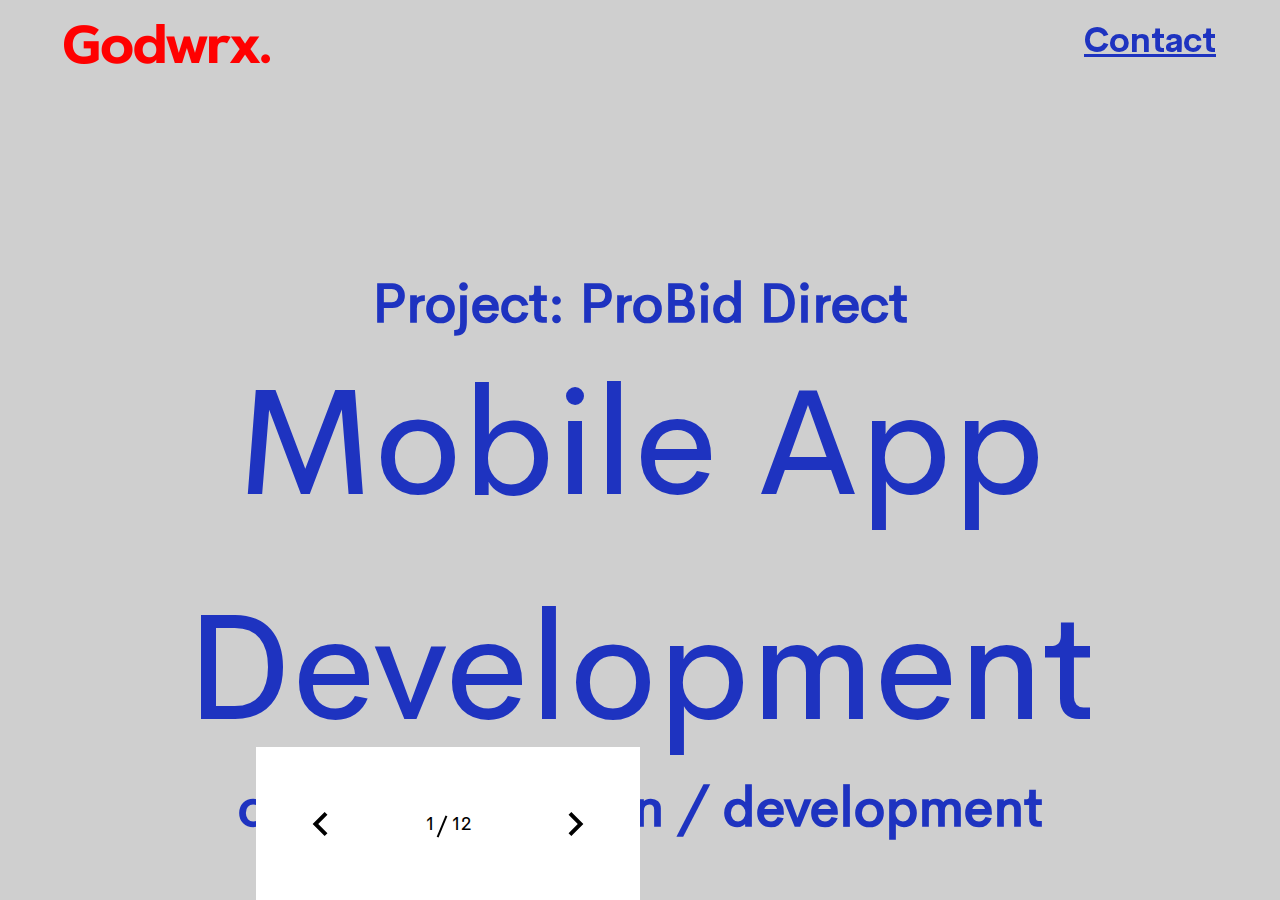
<file: HTML/index.html>
<!DOCTYPE html>
<html lang="en" class="no-js">

<head>
	<meta charset="UTF-8" />
	<meta name="viewport" content="width=device-width, initial-scale=1">
	<title>Slide Out Box Menu | Codrops</title>
	<meta name="description" content="A menu with boxes that slide out in an irregular grid" />
	<meta name="keywords" content="menu, grid, boxes, reveal, css grid, web design, javascript" />
	<meta name="author" content="Codrops" />
	<link rel="shortcut icon" href="favicon.ico">
	<link rel="stylesheet" type="text/css" href="fonts/stylesheet.css">
	<link href="https://fonts.googleapis.com/css?family=Nunito:400,700|Spectral:200" rel="stylesheet">
	<link rel="stylesheet" type="text/css" href="js/MorphingPageTransition/css/normalize.css" />
	<link rel="stylesheet" type="text/css" href="js/MorphingPageTransition/css/demo.css" />
	<link rel="stylesheet" type="text/css" href="js/MorphingPageTransition/pater/pater.css" />
	<link rel="stylesheet" type="text/css" href="js/FullscreenForm/css/normalize.css" />
	<link rel="stylesheet" type="text/css" href="js/FullscreenForm/css/demo.css" />
	<link rel="stylesheet" type="text/css" href="js/FullscreenForm/css/component.css" />
	<link rel="stylesheet" type="text/css" href="js/FullscreenForm/css/cs-select.css" />
	<link rel="stylesheet" type="text/css" href="js/FullscreenForm/css/cs-skin-boxes.css" />
	<link rel="stylesheet" type="text/css" href="css/style.css" />
	<link rel="stylesheet" type="text/css" href="css/base.css" />
	<script src="js/FullscreenForm/js/modernizr.custom.js"></script>
	<script src="https://code.jquery.com/jquery-3.3.1.min.js"></script>
	<script>
		document.documentElement.className = "js";
		var supportsCssVars = function () {
			var e, t = document.createElement("style");
			return t.innerHTML = "root: { --tmp-var: bold; }", document.head.appendChild(t), e = !!(window.CSS && window.CSS.supports &&
				window.CSS.supports("font-weight", "var(--tmp-var)")), t.parentNode.removeChild(t), e
		};
		supportsCssVars() || alert("Please view this demo in a modern browser that supports CSS Variables.");
	</script>
</head>

<body class="loading">
	<svg class="hidden">
		<symbol id="icon-arrow" viewBox="0 0 24 24">
			<title>arrow</title>
			<polygon points="6.3,12.8 20.9,12.8 20.9,11.2 6.3,11.2 10.2,7.2 9,6 3.1,12 9,18 10.2,16.8 " />
		</symbol>
		<symbol id="icon-drop" viewBox="0 0 24 24">
			<title>drop</title>
			<path d="M12,21c-3.6,0-6.6-3-6.6-6.6C5.4,11,10.8,4,11.4,3.2C11.6,3.1,11.8,3,12,3s0.4,0.1,0.6,0.3c0.6,0.8,6.1,7.8,6.1,11.2C18.6,18.1,15.6,21,12,21zM12,4.8c-1.8,2.4-5.2,7.4-5.2,9.6c0,2.9,2.3,5.2,5.2,5.2s5.2-2.3,5.2-5.2C17.2,12.2,13.8,7.3,12,4.8z"
			/>
			<path d="M12,18.2c-0.4,0-0.7-0.3-0.7-0.7s0.3-0.7,0.7-0.7c1.3,0,2.4-1.1,2.4-2.4c0-0.4,0.3-0.7,0.7-0.7c0.4,0,0.7,0.3,0.7,0.7C15.8,16.5,14.1,18.2,12,18.2z"
			/>
		</symbol>
		<symbol id="icon-instagram" viewBox="0 0 24 24">
			<title>instagram</title>
			<path d="M17 1h-10c-3.3 0-6 2.7-6 6v10c0 3.3 2.7 6 6 6h10c3.3 0 6-2.7 6-6v-10c0-3.3-2.7-6-6-6zM21 17c0 2.2-1.8 4-4 4h-10c-2.2 0-4-1.8-4-4v-10c0-2.2 1.8-4 4-4h10c2.2 0 4 1.8 4 4v10z"></path>
			<path d="M12.8 7c-0.5-0.1-1-0.1-1.5 0-2.7 0.4-4.6 3-4.2 5.7 0.2 1.3 0.9 2.5 2 3.3 0.9 0.6 1.9 1 3 1 0.2 0 0.5 0 0.7-0.1 1.3-0.2 2.5-0.9 3.3-2s1.1-2.4 0.9-3.7c-0.3-2.2-2-3.9-4.2-4.2zM14.5 13.7c-0.5 0.6-1.2 1.1-2 1.2-1.6 0.2-3.2-0.9-3.4-2.5-0.3-1.6 0.9-3.2 2.5-3.4 0.1 0 0.3 0 0.4 0s0.3 0 0.4 0c1.3 0.2 2.3 1.2 2.5 2.5 0.2 0.8 0 1.6-0.4 2.2z"></path>
			<path d="M16.8 5.8c-0.2 0.2-0.3 0.4-0.3 0.7s0.1 0.5 0.3 0.7c0.2 0.2 0.5 0.3 0.7 0.3 0.3 0 0.5-0.1 0.7-0.3s0.3-0.5 0.3-0.7c0-0.3-0.1-0.5-0.3-0.7-0.4-0.4-1-0.4-1.4 0z"></path>
		</symbol>
		<symbol id="icon-twitter" viewBox="0 0 24 24">
			<title>twitter</title>
			<path d="M23.6 2.2c-0.3-0.2-0.8-0.2-1.1 0-0.7 0.5-1.5 0.9-2.3 1.2-2-1.8-5.1-1.9-7.2-0.1-1.3 1.1-2 2.6-2 4.2-2.9-0.2-5.5-1.7-7.2-4.1-0.2-0.3-0.5-0.4-0.9-0.4s-0.7 0.3-0.8 0.6c-0.1 0.1-1.1 2.5-1 5.4 0.1 2.5 1.1 5.7 4.8 8-1.5 0.7-3.2 1-4.9 1-0.4 0-0.9 0.3-1 0.7s0.1 0.9 0.5 1.1c2.5 1.4 5.2 2.1 7.7 2.1s4.9-0.6 7.1-1.9c4.3-2.4 6.7-7 6.7-12.5 0-0.2 0-0.3 0-0.5 1-1.1 1.7-2.4 2-3.8 0.1-0.4-0.1-0.8-0.4-1zM20.2 6c-0.2 0.2-0.3 0.6-0.3 0.9 0.1 0.2 0.1 0.4 0.1 0.6 0 4.8-2.1 8.7-5.7 10.8-2.8 1.6-6.1 2-9.4 1.2 1.3-0.4 2.5-0.9 3.6-1.7 0.4-0.2 0.5-0.5 0.5-0.9s-0.3-0.7-0.6-0.8c-5.8-2.6-5.6-7.5-5-10 2.2 2.2 5.3 3.5 8.6 3.4 0.5 0 1-0.5 1-1v-1c0-1 0.4-2 1.2-2.7 1.4-1.3 3.7-1.1 4.9 0.3 0.3 0.3 0.7 0.4 1 0.3 0.2-0.1 0.5-0.1 0.7-0.2-0.2 0.3-0.4 0.5-0.6 0.8z"
			/>
		</symbol>
		<symbol id="icon-facebook" viewBox="0 0 24 24">
			<title>facebook</title>
			<path d="M18 7c0.6 0 1-0.4 1-1v-4c0-0.6-0.4-1-1-1h-3c-3.3 0-6 2.7-6 6v2h-2c-0.6 0-1 0.4-1 1v4c0 0.6 0.4 1 1 1h2v7c0 0.6 0.4 1 1 1h4c0.6 0 1-0.4 1-1v-7h2c0.5 0 0.9-0.3 1-0.8l1-4c0.1-0.3 0-0.6-0.2-0.9s-0.5-0.3-0.8-0.3h-3v-2h3zM14 11h2.7l-0.5 2h-2.2c-0.6 0-1 0.4-1 1v7h-2v-7c0-0.6-0.4-1-1-1h-2v-2h2c0.6 0 1-0.4 1-1v-3c0-2.2 1.8-4 4-4h2v2h-2c-1.1 0-2 0.9-2 2v3c0 0.6 0.4 1 1 1z"
			/>
		</symbol>
		<symbol id="icon-cart">
			<title>cart</title>
			<path d="M11 21c0 1.105-0.895 2-2 2s-2-0.895-2-2c0-1.105 0.895-2 2-2s2 0.895 2 2z"></path>
			<path d="M22 21c0 1.105-0.895 2-2 2s-2-0.895-2-2c0-1.105 0.895-2 2-2s2 0.895 2 2z"></path>
			<path d="M23.8 5.4c-0.2-0.3-0.5-0.4-0.8-0.4h-16.2l-0.8-4.2c-0.1-0.5-0.5-0.8-1-0.8h-4c-0.6 0-1 0.4-1 1s0.4 1 1 1h3.2l0.8 4.2c0 0 0 0.1 0 0.1l1.7 8.3c0.3 1.4 1.5 2.4 2.9 2.4 0 0 0 0 0.1 0h9.7c1.5 0 2.7-1 3-2.4l1.6-8.4c0-0.3 0-0.6-0.2-0.8zM20.4 14.2c-0.1 0.5-0.5 0.8-1 0.8h-9.7c-0.5 0-0.9-0.3-1-0.8l-1.5-7.2h14.6l-1.4 7.2z"></path>
		</symbol>
		<symbol id="icon-caret" viewBox="0 0 16 24">
			<title>caret</title>
			<path d="M15.45 2.8L12.65 0l-12 12 12 12 2.8-2.8-9.2-9.2z" />
		</symbol>
	</svg>
	<main>

		<div class="content content--intro">
			<div class="relative">
				<div class="menu-page">
					<a class="red" id="logo" href="/index.html">Home</a>
					<a class="blue" id="contact" href="javascript:;">Contact</a>
				</div>
			</div>
			<div class="relative">
				<div class="slideshow">
					<div class="slide slide-1" data-bg="#cfcfcf" data-logo="red" data-contact="blue">
						<div class="slide__wrap">
							<div class="slide__img" style="background-image: url(img/bg-1.png);"></div>
							<div class="slide__title-wrap">
								<h4 class="text-center text-color-blue">Project: ProBid Direct</h4>
								<h1 class="text-center text-color-blue text-font-1">Mobile App Development</h1>
								<h4 class="text-center text-color-blue">concept / design / development</h4>
							</div>
						</div>
					</div>
					<div class="slide slide-2" data-bg="#cfcfcf" data-logo="red" data-contact="blue">
						<div class="slide__wrap">
							<div class="slide__img" style="background-image: url(img/bg-2.png);"></div>
							<div class="slide__title-wrap"></div>
						</div>
					</div>
					<div class="slide slide-3" data-bg="#1e33c0" data-logo="red" data-contact="white">
						<div class="slide__wrap">
							<div class="slide__img" style="background-image: url(img/bg-1.png);"></div>
							<div class="slide__title-wrap">
								<div class="cented width-65">
									<h5 class="text-color-white margin-bottom-30 display-flex">
										<div class="width-5 text-font-2 text-size-100 left text-line-height-05">“</div>
										<div class="left width-95 text-font-1">Great work. Very talented. Excellent design. I can keep going on ... in short, a fantastic job.</div>
									</h5>
									<h6 class="text-color-blue-bold">
										<div class="width-5 left"></div>
										<div class="left width-95">Project: WordPress Template Design & Development</div>
									</h6>
								</div>
							</div>
						</div>
					</div>
					<div class="slide slide-4" data-bg="#cfcfcf" data-logo="red" data-contact="black-thim">
						<div class="slide__wrap">
							<div class="slide__img" style="background-image: url(img/bg-1.png);"></div>
							<div class="slide__title-wrap">
								<h4 class="text-center text-color-gray-bold">Project: Verveba</h4>
								<h1 class="text-center text-color-gray-bold">WordPress Development</h1>
								<h4 class="text-center text-color-gray-bold">concept / logo / design / development</h4>
							</div>
						</div>
					</div>
					<div class="slide slide-5" data-bg="#cfcfcf" data-logo="red" data-contact="black-thim">
						<div class="slide__wrap">
							<div class="slide__img" style="background-image: url(img/bg-5.png);"></div>
							<div class="slide__title-wrap">
							</div>
						</div>
					</div>
					<div class="slide slide-6" data-bg="#484747" data-logo="white" data-contact="white">
						<div class="slide__wrap">
							<div class="slide__img" style="background-image: url(img/bg-1.png);"></div>
							<div class="slide__title-wrap">
								<div class="cented width-65">
									<h5 class="text-color-white margin-bottom-30 display-flex">
										<div class="width-5 text-font-2 text-size-100 left text-line-height-05">“</div>
										<div class="left width-95 text-font-1">Good design skills. Worked fine under tight deadlines. Easy to communicate with. Asked questions rather than assuming.</div>
									</h5>
									<h6 class="text-color-black-thim">
										<div class="width-5 left"></div>
										<div class="left width-95">Project: Landing page design for PPC campaigns</div>
									</h6>
								</div>
							</div>
						</div>
					</div>
					<div class="slide slide-7" data-bg="#cfcfcf" data-logo="red" data-contact="blue">
						<div class="slide__wrap">
							<div class="slide__img" style="background-image: url(img/bg-1.png);"></div>
							<div class="slide__title-wrap">
								<h4 class="text-center text-color-blue">Project: ezURs</h4>
								<h1 class="text-center text-color-blue text-font-1">Branding & Packaging</h1>
								<h4 class="text-center text-color-blue">concept / logo / brochure design / design / development</h4>
							</div>
						</div>
					</div>
					<div class="slide slide-8" data-bg="#cfcfcf" data-logo="red" data-contact="blue">
						<div class="slide__wrap">
							<div class="slide__img" style="background-image: url(img/bg-8.png);"></div>
							<div class="slide__title-wrap">
							</div>
						</div>
					</div>
					<div class="slide slide-9" data-bg="#1e33c0" data-logo="white" data-contact="white">
						<div class="slide__wrap">
							<div class="slide__img" style="background-image: url(img/bg-1.png);"></div>
							<div class="slide__title-wrap">
								<div class="cented width-65">
									<h5 class="text-color-white margin-bottom-30 display-flex">
										<div class="width-5 text-font-2 text-size-100 left text-line-height-05">“</div>
										<div class="left width-95 text-font-1">Best designer/developer we've ever worked with. Can't say anything much stronger than that.</div>
									</h5>
									<h6 class="text-color-blue-bold">
										<div class="width-5 left"></div>
										<div class="left width-95">Project: Logo, Web Template & Development </div>
									</h6>
								</div>
							</div>
						</div>
					</div>
					<div class="slide slide-10" data-bg="#fcfcfc" data-logo="red" data-contact="black-thim">
						<div class="slide__wrap">
							<div class="slide__img" style="background-image: url(img/bg-1.png);"></div>
							<div class="slide__title-wrap">
								<h4 class="text-center text-color-gray-bold">Project: Local Security Network</h4>
								<h1 class="text-center text-color-gray-bold">Web App Development</h1>
								<h4 class="text-center text-color-gray-bold">concept / design / development</h4>
							</div>
						</div>
					</div>
					<div class="slide slide-11" data-bg="#1e33c0" data-logo="red" data-contact="black-thim">
						<div class="slide__wrap">
							<div class="slide__img" style="background-image: url(img/bg-11.png);"></div>
							<div class="slide__title-wrap">
							</div>
						</div>
					</div>
					<div class="slide slide-12" data-bg="#484747" data-logo="white" data-contact="white">
						<div class="slide__wrap">
							<div class="slide__img" style="background-image: url(img/bg-1.png);"></div>
							<div class="slide__title-wrap">
								<div class="cented width-65">
									<h5 class="text-color-white margin-bottom-30 display-flex">
										<div class="width-5 text-font-2 text-size-100 left text-line-height-05">“</div>
										<div class="left width-95 text-font-1">Top Designer & Developer! The best we have hired in the last three years! We are going to hire them again for other
											projects!
										</div>
									</h5>
									<h6 class="text-color-black-thim">
										<div class="width-5 left"></div>
										<div class="left width-95">Project: web app development</div>
									</h6>
								</div>
							</div>
						</div>
					</div>
				</div>
				<!-- /slideshow -->
				<nav class="boxnav">
					<button class="boxnav__item boxnav__item--prev">
						<svg class="icon icon--caret">
							<use xlink:href="#icon-caret"></use>
						</svg>
					</button>
					<div class="boxnav__item boxnav__item--label">
						<span class="boxnav__label boxnav__label--current">1</span>
						<span class="boxnav__label boxnav__label--total"></span>
					</div>
					<button class="boxnav__item boxnav__item--next">
						<svg class="icon icon--caret-rot">
							<use xlink:href="#icon-caret"></use>
						</svg>
					</button>
				</nav>
			</div>
			<div class="shape-wrap">
				<svg class="shape" width="100%" height="100vh" preserveAspectRatio="none" viewBox="0 0 1440 800" xmlns:pathdata="http://www.codrops.com/">
					<path d="M -44,-50 C -52.71,28.52 15.86,8.186 184,14.69 383.3,22.39 462.5,12.58 638,14 835.5,15.6 987,6.4 1194,13.86 1661,30.68 1652,-36.74 1582,-140.1 1512,-243.5 15.88,-589.5 -44,-50 Z"
					    pathdata:id="M -44,-50 C -137.1,117.4 67.86,445.5 236,452 435.3,459.7 500.5,242.6 676,244 873.5,245.6 957,522.4 1154,594 1593,753.7 1793,226.3 1582,-126 1371,-478.3 219.8,-524.2 -44,-50 Z"></path>
				</svg>
			</div>
		</div>
		<div class="content content--fixed">
			<div class="relative">
				<div class="menu-page">
					<a class="red" id="logo" href="/index.html">Home</a>
					<a class="black-thim" id="home" href="javascript:;">Home</a>
				</div>
			</div>
			<div class="container">
				<div class="slide__title-wrap-contact">
					<h4 class="text-center text-size-120 text-color-black-thim text-font-1 margin-bottom-100">Contact us</h4>
					<div class="width-90 cented">
						<div class="width-50 left">
							<h5 class="text-color-black-thim">Want to speak with us? </h5>
							<p class="text-size-44 text-color-black-thim">USA: 530 924 6717</p>
							<p class="text-size-44 text-color-black-thim">India: 900 722 3783</p>
						</div>
						<div class="width-50 left">
							<div class="fs-form-wrap" id="fs-form-wrap">
								<form id="myform" class="fs-form fs-form-full" autocomplete="off">
									<ol class="fs-fields">
										<li>
											<label class="fs-field-label fs-anim-upper text-color-black-thim text-font-1" for="q1">What's your email address?</label>
											<input class="fs-anim-lower" id="q1" name="q1" type="email" placeholder="dean@road.us" required/>
										</li>

										<li data-input-trigger>
											<label class="fs-field-label fs-anim-upper text-color-black-thim text-font-1">Choose what best describes your project? </label>
											<select class="cs-select cs-skin-boxes fs-anim-lower">
												<option value="" disabled selected>Pick a color</option>
												<option value="#588c75" data-class="color-588c75">#588c75</option>
												<option value="#b0c47f" data-class="color-b0c47f">#b0c47f</option>
												<option value="#f3e395" data-class="color-f3e395">#f3e395</option>
												<option value="#f3ae73" data-class="color-f3ae73">#f3ae73</option>
												<option value="#da645a" data-class="color-da645a">#da645a</option>
												<option value="#79a38f" data-class="color-79a38f">#79a38f</option>
												<option value="#c1d099" data-class="color-c1d099">#c1d099</option>
												<option value="#f5eaaa" data-class="color-f5eaaa">#f5eaaa</option>
												<option value="#f5be8f" data-class="color-f5be8f">#f5be8f</option>
												<option value="#e1837b" data-class="color-e1837b">#e1837b</option>
												<option value="#9bbaab" data-class="color-9bbaab">#9bbaab</option>
												<option value="#d1dcb2" data-class="color-d1dcb2">#d1dcb2</option>
												<option value="#f9eec0" data-class="color-f9eec0">#f9eec0</option>
												<option value="#f7cda9" data-class="color-f7cda9">#f7cda9</option>
												<option value="#e8a19b" data-class="color-e8a19b">#e8a19b</option>
												<option value="#bdd1c8" data-class="color-bdd1c8">#bdd1c8</option>
												<option value="#e1e7cd" data-class="color-e1e7cd">#e1e7cd</option>
												<option value="#faf4d4" data-class="color-faf4d4">#faf4d4</option>
												<option value="#fbdfc9" data-class="color-fbdfc9">#fbdfc9</option>
												<option value="#f1c1bd" data-class="color-f1c1bd">#f1c1bd</option>
											</select>
										</li>
										<li>
											<label class="fs-field-label fs-anim-upper text-color-black-thim text-font-1" for="q3">Describe your ideas for your project? </label>
											<textarea class="fs-anim-lower" id="q3" name="q3" placeholder="Describe your ideas for your project?" required></textarea>
										</li>
										<li>
											<label class="fs-field-label fs-anim-upper text-color-black-thim text-font-1" for="q4">Would you want to tell us about your budget? </label>
											<input class="fs-anim-lower" id="q4" name="q4" type="text" placeholder="Would you want to tell us about your budget? " />
										</li>
									</ol>
									<!-- /fs-fields -->
									<button class="fs-submit" type="submit">Send answers</button>
								</form>
							</div>
						</div>
					</div>
				</div>

				<!-- /fs-form-wrap -->
				<!-- Related demos -->
			</div>
		</div>
		<!-- details -->
	</main>
	<script src="js/imagesloaded.pkgd.min.js"></script>
	<script src="js/TweenMax.min.js"></script>
	<script src="js/demo.js"></script>
	<script src="js/MorphingPageTransition/js/imagesloaded.pkgd.min.js"></script>
	<script src="js/MorphingPageTransition/js/charming.min.js"></script>
	<script src="js/MorphingPageTransition/js/anime.min.js"></script>
	<script src="js/MorphingPageTransition/js/demo1.js"></script>
	<script src="js/FullscreenForm/js/classie.js"></script>
	<script src="js/FullscreenForm/js/selectFx.js"></script>
	<script src="js/FullscreenForm/js/fullscreenForm.js"></script>
	<script>
		(function () {
			var formWrap = document.getElementById('fs-form-wrap');

			[].slice.call(document.querySelectorAll('select.cs-select')).forEach(function (el) {
				new SelectFx(el, {
					stickyPlaceholder: false,
					onChange: function (val) {
						document.querySelector('span.cs-placeholder').style.backgroundColor = val;
					}
				});
			});

			new FForm(formWrap, {
				onReview: function () {
					classie.add(document.body, 'overview'); // for demo purposes only
				}
			});
		})();
	</script>
</body>

</html>
</file>
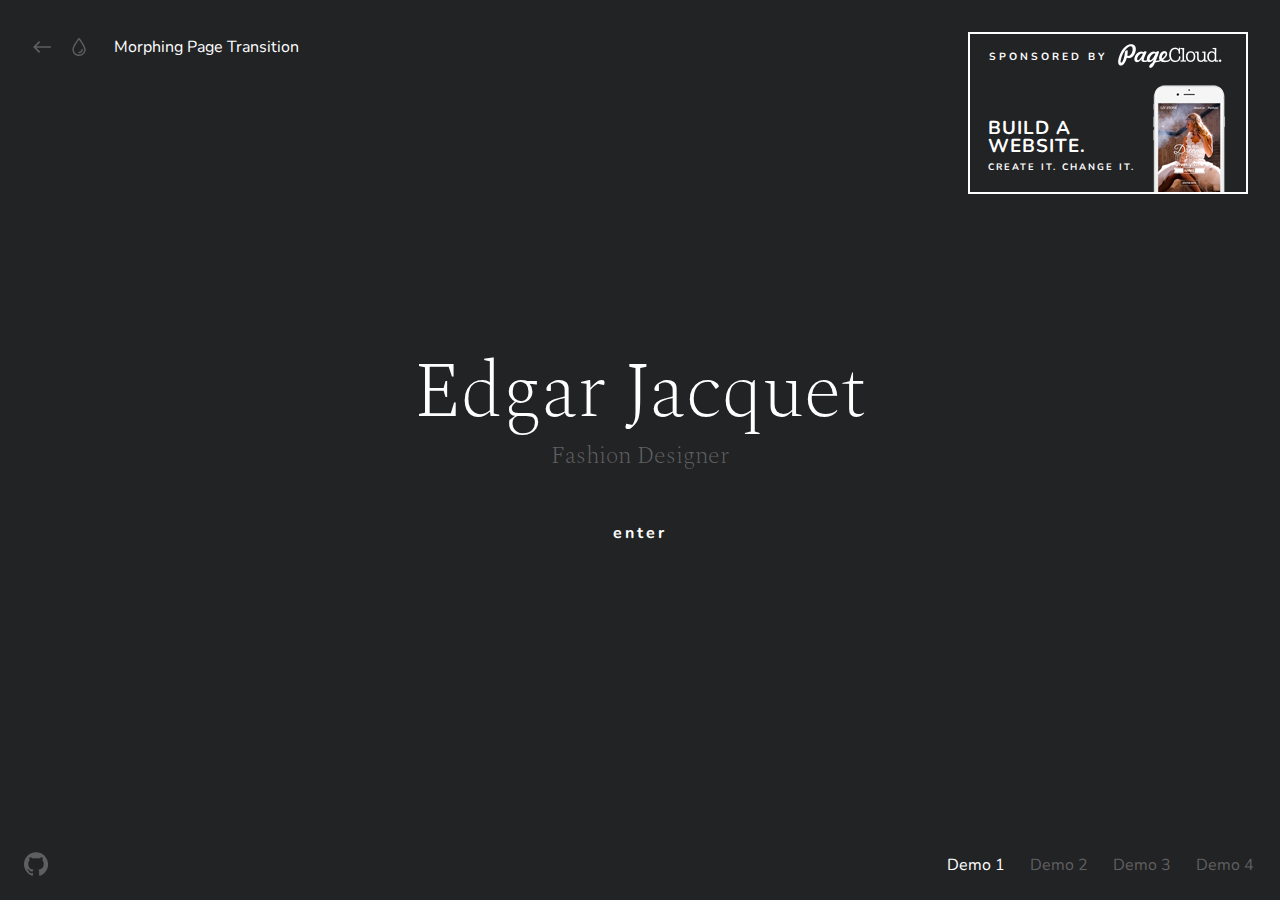
<file: MorphingPageTransition-master/index.html>
<!DOCTYPE html>
<html lang="en" class="no-js">
	<head>
		<meta charset="UTF-8" />
		<meta name="viewport" content="width=device-width, initial-scale=1">
		<title>Morphing Page Transition | Demo 1 | Codrops</title>
		<meta name="description" content="A page transition where one SVG path is morphed into another" />
		<meta name="keywords" content="page transition, svg, morph, path, javascript, web design, web dev" />
		<meta name="author" content="Codrops" />
		<link rel="shortcut icon" href="favicon.ico">
		<link href="https://fonts.googleapis.com/css?family=Nunito:400,700|Spectral:200" rel="stylesheet">
		<link rel="stylesheet" type="text/css" href="css/normalize.css" />
		<link rel="stylesheet" type="text/css" href="css/demo.css" />
		<link rel="stylesheet" type="text/css" href="pater/pater.css" />
		<script>document.documentElement.className = 'js';</script>
	</head>
	<body class="demo-1 loading">
		<svg class="hidden">
			<symbol id="icon-arrow" viewBox="0 0 24 24">
				<title>arrow</title>
				<polygon points="6.3,12.8 20.9,12.8 20.9,11.2 6.3,11.2 10.2,7.2 9,6 3.1,12 9,18 10.2,16.8 "/>
			</symbol>
			<symbol id="icon-drop" viewBox="0 0 24 24">
				<title>drop</title>
				<path d="M12,21c-3.6,0-6.6-3-6.6-6.6C5.4,11,10.8,4,11.4,3.2C11.6,3.1,11.8,3,12,3s0.4,0.1,0.6,0.3c0.6,0.8,6.1,7.8,6.1,11.2C18.6,18.1,15.6,21,12,21zM12,4.8c-1.8,2.4-5.2,7.4-5.2,9.6c0,2.9,2.3,5.2,5.2,5.2s5.2-2.3,5.2-5.2C17.2,12.2,13.8,7.3,12,4.8z"/><path d="M12,18.2c-0.4,0-0.7-0.3-0.7-0.7s0.3-0.7,0.7-0.7c1.3,0,2.4-1.1,2.4-2.4c0-0.4,0.3-0.7,0.7-0.7c0.4,0,0.7,0.3,0.7,0.7C15.8,16.5,14.1,18.2,12,18.2z"/>
			</symbol>
			<symbol id="icon-github" viewBox="0 0 32.6 31.8">
				<title>github</title>
				<path d="M16.3,0C7.3,0,0,7.3,0,16.3c0,7.2,4.7,13.3,11.1,15.5c0.8,0.1,1.1-0.4,1.1-0.8c0-0.4,0-1.4,0-2.8c-4.5,1-5.5-2.2-5.5-2.2c-0.7-1.9-1.8-2.4-1.8-2.4c-1.5-1,0.1-1,0.1-1c1.6,0.1,2.5,1.7,2.5,1.7c1.5,2.5,3.8,1.8,4.7,1.4c0.1-1.1,0.6-1.8,1-2.2c-3.6-0.4-7.4-1.8-7.4-8.1c0-1.8,0.6-3.2,1.7-4.4C7.4,10.7,6.8,9,7.7,6.8c0,0,1.4-0.4,4.5,1.7c1.3-0.4,2.7-0.5,4.1-0.5c1.4,0,2.8,0.2,4.1,0.5c3.1-2.1,4.5-1.7,4.5-1.7c0.9,2.2,0.3,3.9,0.2,4.3c1,1.1,1.7,2.6,1.7,4.4c0,6.3-3.8,7.6-7.4,8c0.6,0.5,1.1,1.5,1.1,3c0,2.2,0,3.9,0,4.5c0,0.4,0.3,0.9,1.1,0.8c6.5-2.2,11.1-8.3,11.1-15.5C32.6,7.3,25.3,0,16.3,0z"/>
			</symbol>
		</svg>
		<main>
			<div class="content content--intro">
				<div class="frame">
					<header class="codrops-header">
						<div class="codrops-links">
							<a class="codrops-icon codrops-icon--prev" href="https://tympanus.net/Development/MenuHoverEffects/" title="Previous Demo"><svg class="icon icon--arrow"><use xlink:href="#icon-arrow"></use></svg></a>
							<a class="codrops-icon codrops-icon--drop" href="https://tympanus.net/codrops/?p=31976" title="Back to the article"><svg class="icon icon--drop"><use xlink:href="#icon-drop"></use></svg></a>
						</div>
						<h1 class="codrops-header__title">Morphing Page Transition</h1>
					</header>
					<a class="github" href="https://github.com/codrops/MorphingPageTransition/" title="Find this project on GitHub"><svg class="icon icon--github"><use xlink:href="#icon-github"></use></svg></a>
					<nav class="demos">
						<a class="demo demo--current" href="index.html"><span>Demo 1</span></a>
						<a class="demo" href="index2.html"><span>Demo 2</span></a>
						<a class="demo" href="index3.html"><span>Demo 3</span></a>
						<a class="demo" href="index4.html"><span>Demo 4</span></a>
					</nav>
				</div>
				<div class="content__inner">
					<h2 class="content__title">Edgar Jacquet</h2>
					<h3 class="content__subtitle">Fashion Designer</h3>
					<a href="#" class="enter">enter</a>
					<a class="pater" href="https://goo.gl/rdSoMC" onClick="recordOutboundLink(this, 'Outbound Links', 'PageCloud08082017');return false;">
						<div class="pater__sponsor"><span>Sponsored by</span> <img class="pater__logo" src="pater/PageCloud_logo.png" alt="PageCloud" /></div>
						<img class="pater__img" src="pater/phone.png" alt="Phone with theme" />
						<h3 class="pater__title"> <span>Build a website.</span> <span>Create it. Change it.</span></h3>
						<p class="pater__description">The website creator you'll love to use.</p>
					</a>
				</div>
				<div class="shape-wrap">
					<svg class="shape" width="100%" height="100vh" preserveAspectRatio="none" viewBox="0 0 1440 800" xmlns:pathdata="http://www.codrops.com/">
						<path d="M -44,-50 C -52.71,28.52 15.86,8.186 184,14.69 383.3,22.39 462.5,12.58 638,14 835.5,15.6 987,6.4 1194,13.86 1661,30.68 1652,-36.74 1582,-140.1 1512,-243.5 15.88,-589.5 -44,-50 Z" pathdata:id="M -44,-50 C -137.1,117.4 67.86,445.5 236,452 435.3,459.7 500.5,242.6 676,244 873.5,245.6 957,522.4 1154,594 1593,753.7 1793,226.3 1582,-126 1371,-478.3 219.8,-524.2 -44,-50 Z"></path>
					</svg>
				</div>
			</div><!-- /content -->
			<div class="content content--fixed">
				<div class="content__inner">
					<nav class="menu">
						<a class="menu__item" href="#">Spring/Summer 2018</a>
						<a class="menu__item" href="#">Autumn/Winter 2018</a>
					</nav>
					<a class="next-demo" href="index2.html">Next demo <svg class="icon icon--arrow-right"><use xlink:href="#icon-arrow"></use></svg></a>
				</div>
			</div>
			<script src="js/imagesloaded.pkgd.min.js"></script>
			<script src="js/charming.min.js"></script>
			<script src="js/anime.min.js"></script>
			<script src="js/demo1.js"></script>
		</main>
	</body>
</html>
</file>
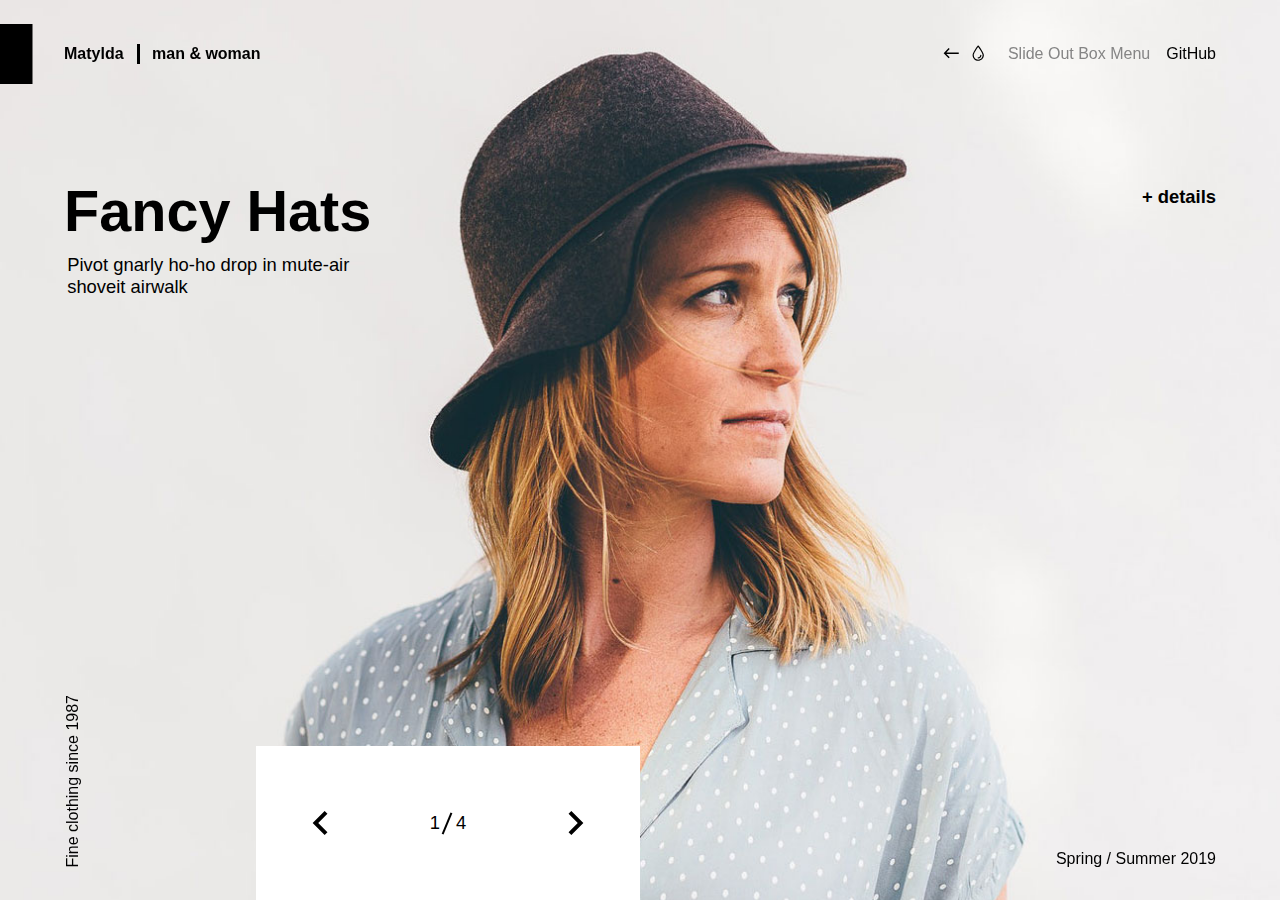
<file: SlideOutBoxMenu-master/SlideOutBoxMenu-master/index.html>
<!DOCTYPE html>
<html lang="en" class="no-js">
	<head>
		<meta charset="UTF-8" />
		<meta name="viewport" content="width=device-width, initial-scale=1">
		<title>Slide Out Box Menu | Codrops</title>
		<meta name="description" content="A menu with boxes that slide out in an irregular grid" />
		<meta name="keywords" content="menu, grid, boxes, reveal, css grid, web design, javascript" />
		<meta name="author" content="Codrops" />
		<link rel="shortcut icon" href="favicon.ico">
		<link rel="stylesheet" type="text/css" href="css/base.css" />
		<script>
		document.documentElement.className = "js";
		var supportsCssVars = function() { var e, t = document.createElement("style"); return t.innerHTML = "root: { --tmp-var: bold; }", document.head.appendChild(t), e = !!(window.CSS && window.CSS.supports && window.CSS.supports("font-weight", "var(--tmp-var)")), t.parentNode.removeChild(t), e };
		supportsCssVars() || alert("Please view this demo in a modern browser that supports CSS Variables.");
		</script>
	</head>
	<body class="loading">
		<svg class="hidden">
			<symbol id="icon-arrow" viewBox="0 0 24 24">
				<title>arrow</title>
				<polygon points="6.3,12.8 20.9,12.8 20.9,11.2 6.3,11.2 10.2,7.2 9,6 3.1,12 9,18 10.2,16.8 " />
			</symbol>
			<symbol id="icon-drop" viewBox="0 0 24 24">
				<title>drop</title>
				<path d="M12,21c-3.6,0-6.6-3-6.6-6.6C5.4,11,10.8,4,11.4,3.2C11.6,3.1,11.8,3,12,3s0.4,0.1,0.6,0.3c0.6,0.8,6.1,7.8,6.1,11.2C18.6,18.1,15.6,21,12,21zM12,4.8c-1.8,2.4-5.2,7.4-5.2,9.6c0,2.9,2.3,5.2,5.2,5.2s5.2-2.3,5.2-5.2C17.2,12.2,13.8,7.3,12,4.8z" />
				<path d="M12,18.2c-0.4,0-0.7-0.3-0.7-0.7s0.3-0.7,0.7-0.7c1.3,0,2.4-1.1,2.4-2.4c0-0.4,0.3-0.7,0.7-0.7c0.4,0,0.7,0.3,0.7,0.7C15.8,16.5,14.1,18.2,12,18.2z" />
			</symbol>
			<symbol id="icon-instagram" viewBox="0 0 24 24">
				<title>instagram</title>
				<path d="M17 1h-10c-3.3 0-6 2.7-6 6v10c0 3.3 2.7 6 6 6h10c3.3 0 6-2.7 6-6v-10c0-3.3-2.7-6-6-6zM21 17c0 2.2-1.8 4-4 4h-10c-2.2 0-4-1.8-4-4v-10c0-2.2 1.8-4 4-4h10c2.2 0 4 1.8 4 4v10z"></path>
				<path d="M12.8 7c-0.5-0.1-1-0.1-1.5 0-2.7 0.4-4.6 3-4.2 5.7 0.2 1.3 0.9 2.5 2 3.3 0.9 0.6 1.9 1 3 1 0.2 0 0.5 0 0.7-0.1 1.3-0.2 2.5-0.9 3.3-2s1.1-2.4 0.9-3.7c-0.3-2.2-2-3.9-4.2-4.2zM14.5 13.7c-0.5 0.6-1.2 1.1-2 1.2-1.6 0.2-3.2-0.9-3.4-2.5-0.3-1.6 0.9-3.2 2.5-3.4 0.1 0 0.3 0 0.4 0s0.3 0 0.4 0c1.3 0.2 2.3 1.2 2.5 2.5 0.2 0.8 0 1.6-0.4 2.2z"></path>
				<path d="M16.8 5.8c-0.2 0.2-0.3 0.4-0.3 0.7s0.1 0.5 0.3 0.7c0.2 0.2 0.5 0.3 0.7 0.3 0.3 0 0.5-0.1 0.7-0.3s0.3-0.5 0.3-0.7c0-0.3-0.1-0.5-0.3-0.7-0.4-0.4-1-0.4-1.4 0z"></path>
			</symbol>
			<symbol id="icon-twitter" viewBox="0 0 24 24">
				<title>twitter</title>
				<path d="M23.6 2.2c-0.3-0.2-0.8-0.2-1.1 0-0.7 0.5-1.5 0.9-2.3 1.2-2-1.8-5.1-1.9-7.2-0.1-1.3 1.1-2 2.6-2 4.2-2.9-0.2-5.5-1.7-7.2-4.1-0.2-0.3-0.5-0.4-0.9-0.4s-0.7 0.3-0.8 0.6c-0.1 0.1-1.1 2.5-1 5.4 0.1 2.5 1.1 5.7 4.8 8-1.5 0.7-3.2 1-4.9 1-0.4 0-0.9 0.3-1 0.7s0.1 0.9 0.5 1.1c2.5 1.4 5.2 2.1 7.7 2.1s4.9-0.6 7.1-1.9c4.3-2.4 6.7-7 6.7-12.5 0-0.2 0-0.3 0-0.5 1-1.1 1.7-2.4 2-3.8 0.1-0.4-0.1-0.8-0.4-1zM20.2 6c-0.2 0.2-0.3 0.6-0.3 0.9 0.1 0.2 0.1 0.4 0.1 0.6 0 4.8-2.1 8.7-5.7 10.8-2.8 1.6-6.1 2-9.4 1.2 1.3-0.4 2.5-0.9 3.6-1.7 0.4-0.2 0.5-0.5 0.5-0.9s-0.3-0.7-0.6-0.8c-5.8-2.6-5.6-7.5-5-10 2.2 2.2 5.3 3.5 8.6 3.4 0.5 0 1-0.5 1-1v-1c0-1 0.4-2 1.2-2.7 1.4-1.3 3.7-1.1 4.9 0.3 0.3 0.3 0.7 0.4 1 0.3 0.2-0.1 0.5-0.1 0.7-0.2-0.2 0.3-0.4 0.5-0.6 0.8z"/>
			</symbol>
			<symbol id="icon-facebook" viewBox="0 0 24 24">
				<title>facebook</title>
				<path d="M18 7c0.6 0 1-0.4 1-1v-4c0-0.6-0.4-1-1-1h-3c-3.3 0-6 2.7-6 6v2h-2c-0.6 0-1 0.4-1 1v4c0 0.6 0.4 1 1 1h2v7c0 0.6 0.4 1 1 1h4c0.6 0 1-0.4 1-1v-7h2c0.5 0 0.9-0.3 1-0.8l1-4c0.1-0.3 0-0.6-0.2-0.9s-0.5-0.3-0.8-0.3h-3v-2h3zM14 11h2.7l-0.5 2h-2.2c-0.6 0-1 0.4-1 1v7h-2v-7c0-0.6-0.4-1-1-1h-2v-2h2c0.6 0 1-0.4 1-1v-3c0-2.2 1.8-4 4-4h2v2h-2c-1.1 0-2 0.9-2 2v3c0 0.6 0.4 1 1 1z"/>
			</symbol>
			<symbol id="icon-cart">
				<title>cart</title>
				<path d="M11 21c0 1.105-0.895 2-2 2s-2-0.895-2-2c0-1.105 0.895-2 2-2s2 0.895 2 2z"></path>
				<path d="M22 21c0 1.105-0.895 2-2 2s-2-0.895-2-2c0-1.105 0.895-2 2-2s2 0.895 2 2z"></path>
				<path d="M23.8 5.4c-0.2-0.3-0.5-0.4-0.8-0.4h-16.2l-0.8-4.2c-0.1-0.5-0.5-0.8-1-0.8h-4c-0.6 0-1 0.4-1 1s0.4 1 1 1h3.2l0.8 4.2c0 0 0 0.1 0 0.1l1.7 8.3c0.3 1.4 1.5 2.4 2.9 2.4 0 0 0 0 0.1 0h9.7c1.5 0 2.7-1 3-2.4l1.6-8.4c0-0.3 0-0.6-0.2-0.8zM20.4 14.2c-0.1 0.5-0.5 0.8-1 0.8h-9.7c-0.5 0-0.9-0.3-1-0.8l-1.5-7.2h14.6l-1.4 7.2z"></path>
			</symbol>
			<symbol id="icon-caret" viewBox="0 0 16 24">
				<title>caret</title>
				<path d="M15.45 2.8L12.65 0l-12 12 12 12 2.8-2.8-9.2-9.2z"/>
			</symbol>
		</svg>
		<main>
			<div class="message">To see the box navigation please view on desktop</div>
			<div class="content content--fixed">
				<div class="codrops-header">
					<div class="codrops-links">
						<a class="codrops-icon codrops-icon--prev" href="" title="Previous Demo">
							<svg class="icon icon--arrow">
								<use xlink:href="#icon-arrow"></use>
							</svg>
						</a>
						<a class="codrops-icon codrops-icon--drop" href="" title="Back to the article">
							<svg class="icon icon--drop">
								<use xlink:href="#icon-drop"></use>
							</svg>
						</a>
					</div>
					<h2 class="codrops-header__title">Slide Out Box Menu</h2>
					<a class="github" href="https://github.com/codrops/SlideOutBoxMenu/">GitHub</a>
				</div>
				<div class="page-header">
					<h1 class="page-header__title">
						<span class="page-header__title-inner">Matylda</span>
						<span class="page-header__title-sub">man &amp; woman</span>
					</h1>
					<ul class="social">
						<li class="social__item">
							<a class="social__item-link" href="http://www.twitter.com/codrops">
								<svg class="icon icon--social icon--twitter">
									<use xlink:href="#icon-twitter"></use>
								</svg>
							</a>
						</li>
						<li class="social__item">
							<a class="social__item-link" href="https://www.instagram.com/codropsss/">
								<svg class="icon icon--social icon--instagram">
									<use xlink:href="#icon-instagram"></use>
								</svg>
							</a>
						</li>
						<li class="social__item">
							<a class="social__item-link" href="http://www.facebook.com/pages/Codrops/159107397912">
								<svg class="icon icon--social icon--facebook">
									<use xlink:href="#icon-facebook"></use>
								</svg>
							</a>
						</li>
					</ul>
				</div>
				<p class="tagline">Fine clothing since 1987</p>
				<h4 class="category">Spring / Summer 2019</h4>
			</div>
			<div class="slideshow">
				<div class="slide">
					<div class="slide__wrap">
						<div class="slide__img" style="background-image: url(img/1.jpg);"></div>
						<div class="slide__title-wrap">
							<h3 class="slide__title">Fancy Hats</h3>
							<h4 class="slide__subtitle">Pivot gnarly ho-ho drop in mute-air shoveit airwalk</h4>
						</div>
					</div>
				</div>
				<div class="slide">
					<div class="slide__wrap">
						<div class="slide__img" style="background-image: url(img/2.jpg);"></div>
						<div class="slide__title-wrap">
							<h3 class="slide__title">Shirt Mania</h3>
							<h4 class="slide__subtitle">Christ air pivot nosebone feeble quarter pipe</h4>
						</div>
					</div>
				</div>
				<div class="slide">
					<div class="slide__wrap">
						<div class="slide__img" style="background-image: url(img/3.jpg);"></div>
						<div class="slide__title-wrap">
							<h3 class="slide__title">Flow Scarfs</h3>
							<h4 class="slide__subtitle">Layback goofy footed transfer birdie Julien Stranger</h4>
						</div>
					</div>
				</div>
				<div class="slide">
					<div class="slide__wrap">
						<div class="slide__img" style="background-image: url(img/4.jpg);"></div>
						<div class="slide__title-wrap">
							<h3 class="slide__title">Back Secrets</h3>
							<h4 class="slide__subtitle">Nollie risers salad grind frigid air the faction</h4>
						</div>
					</div>
				</div>
			</div><!-- /slideshow -->
			<nav class="boxnav">
				<button class="boxnav__item boxnav__item--prev">
					<svg class="icon icon--caret">
						<use xlink:href="#icon-caret"></use>
					</svg>
				</button>
				<div class="boxnav__item boxnav__item--label">
					<span class="boxnav__label boxnav__label--current">1</span>
					<span class="boxnav__label boxnav__label--total"></span>
				</div>
				<button class="boxnav__item boxnav__item--next">
					<svg class="icon icon--caret-rot">
						<use xlink:href="#icon-caret"></use>
					</svg>
				</button>
			</nav>
			<button class="action action--details">+ details</button>
			<!-- details -->
			<div class="details-wrap">
				<div class="details">
					<div class="details__item details__item-img" data-direction="ttb">
						<div class="details__inner">
							<img src="img/small/1.jpg" alt="Some image"/>
						</div>
					</div>
					<div class="details__item details__item-sizes">
						<div class="details__inner details__inner--sizes">
							<span class="details__size">XL</span>
							<span class="details__size">L</span>
							<span class="details__size details__size--selected">M</span>
							<span class="details__size">S</span>
						</div>
					</div>
					<div class="details__item details__item--addtocart" data-direction="ttb">
						<div class="details__inner">
							<button class="action action--addtocart">
								<svg class="icon icon--cart"><use xlink:href="#icon-cart"></use></svg>
							</button>
						</div>
					</div>
					<div class="details__item details__item-colors" data-direction="ttb">
						<div class="details__inner details__inner--grid details__inner--colors">
							<span class="details__color details__color--white">White</span>
							<span class="details__color details__color--red">Red</span>
							<span class="details__color details__color--black">Black</span>
							<span class="details__color details__color--blue">Blue</span>
							<span class="details__color details__color--beige">Beige</span>
							<span class="details__color details__color--sky">Sky</span>
						</div>
					</div>
					<div class="details__item details__item-price">
						<div class="details__inner details__inner--price">$89</div>
					</div>
					<div class="details__item details__item--close" data-direction="ttb">
						<div class="details__inner">
							<button class="action action--close">Close</button>
						</div>
					</div>
				</div><!-- /details -->
				<div class="details">
					<div class="details__item details__item-img" data-direction="ttb">
						<div class="details__inner">
							<img src="img/small/2.jpg" alt="Some image"/>
						</div>
					</div>
					<div class="details__item details__item-sizes">
						<div class="details__inner details__inner--sizes">
							<span class="details__size">XL</span>
							<span class="details__size">L</span>
							<span class="details__size details__size--selected">M</span>
							<span class="details__size">S</span>
						</div>
					</div>
					<div class="details__item details__item--addtocart" data-direction="ttb">
						<div class="details__inner">
							<button class="action action--addtocart">
								<svg class="icon icon--cart"><use xlink:href="#icon-cart"></use></svg>
							</button>
						</div>
					</div>
					<div class="details__item details__item-colors" data-direction="ttb">
						<div class="details__inner details__inner--grid details__inner--colors">
							<span class="details__color details__color--white">White</span>
							<span class="details__color details__color--red">Red</span>
							<span class="details__color details__color--black">Black</span>
							<span class="details__color details__color--blue">Blue</span>
							<span class="details__color details__color--beige">Beige</span>
							<span class="details__color details__color--sky">Sky</span>
						</div>
					</div>
					<div class="details__item details__item-price">
						<div class="details__inner details__inner--price">$119</div>
					</div>
					<div class="details__item details__item--close" data-direction="ttb">
						<div class="details__inner">
							<button class="action action--close">Close</button>
						</div>
					</div>
				</div><!-- /details -->
				<div class="details">
					<div class="details__item details__item-img" data-direction="ttb">
						<div class="details__inner">
							<img src="img/small/3.jpg" alt="Some image"/>
						</div>
					</div>
					<div class="details__item details__item-sizes">
						<div class="details__inner details__inner--sizes">
							<span class="details__size">XL</span>
							<span class="details__size">L</span>
							<span class="details__size details__size--selected">M</span>
							<span class="details__size">S</span>
						</div>
					</div>
					<div class="details__item details__item--addtocart" data-direction="ttb">
						<div class="details__inner">
							<button class="action action--addtocart">
								<svg class="icon icon--cart"><use xlink:href="#icon-cart"></use></svg>
							</button>
						</div>
					</div>
					<div class="details__item details__item-colors" data-direction="ttb">
						<div class="details__inner details__inner--grid details__inner--colors">
							<span class="details__color details__color--white">White</span>
							<span class="details__color details__color--red">Red</span>
							<span class="details__color details__color--black">Black</span>
							<span class="details__color details__color--blue">Blue</span>
							<span class="details__color details__color--beige">Beige</span>
							<span class="details__color details__color--sky">Sky</span>
						</div>
					</div>
					<div class="details__item details__item-price">
						<div class="details__inner details__inner--price">$65</div>
					</div>
					<div class="details__item details__item--close" data-direction="ttb">
						<div class="details__inner">
							<button class="action action--close">Close</button>
						</div>
					</div>
				</div><!-- /details -->
				<div class="details">
					<div class="details__item details__item-img" data-direction="ttb">
						<div class="details__inner">
							<img src="img/small/4.jpg" alt="Some image"/>
						</div>
					</div>
					<div class="details__item details__item-sizes">
						<div class="details__inner details__inner--sizes">
							<span class="details__size">XL</span>
							<span class="details__size">L</span>
							<span class="details__size details__size--selected">M</span>
							<span class="details__size">S</span>
						</div>
					</div>
					<div class="details__item details__item--addtocart" data-direction="ttb">
						<div class="details__inner">
							<button class="action action--addtocart">
								<svg class="icon icon--cart"><use xlink:href="#icon-cart"></use></svg>
							</button>
						</div>
					</div>
					<div class="details__item details__item-colors" data-direction="ttb">
						<div class="details__inner details__inner--grid details__inner--colors">
							<span class="details__color details__color--white">White</span>
							<span class="details__color details__color--red">Red</span>
							<span class="details__color details__color--black">Black</span>
							<span class="details__color details__color--blue">Blue</span>
							<span class="details__color details__color--beige">Beige</span>
							<span class="details__color details__color--sky">Sky</span>
						</div>
					</div>
					<div class="details__item details__item-price">
						<div class="details__inner details__inner--price">$99</div>
					</div>
					<div class="details__item details__item--close" data-direction="ttb">
						<div class="details__inner">
							<button class="action action--close">Close</button>
						</div>
					</div>
				</div><!-- /details -->
			</div>
		</main>
		<script src="js/imagesloaded.pkgd.min.js"></script>
		<script src="js/TweenMax.min.js"></script>
		<script src="js/demo.js"></script>
	</body>
</html>
</file>
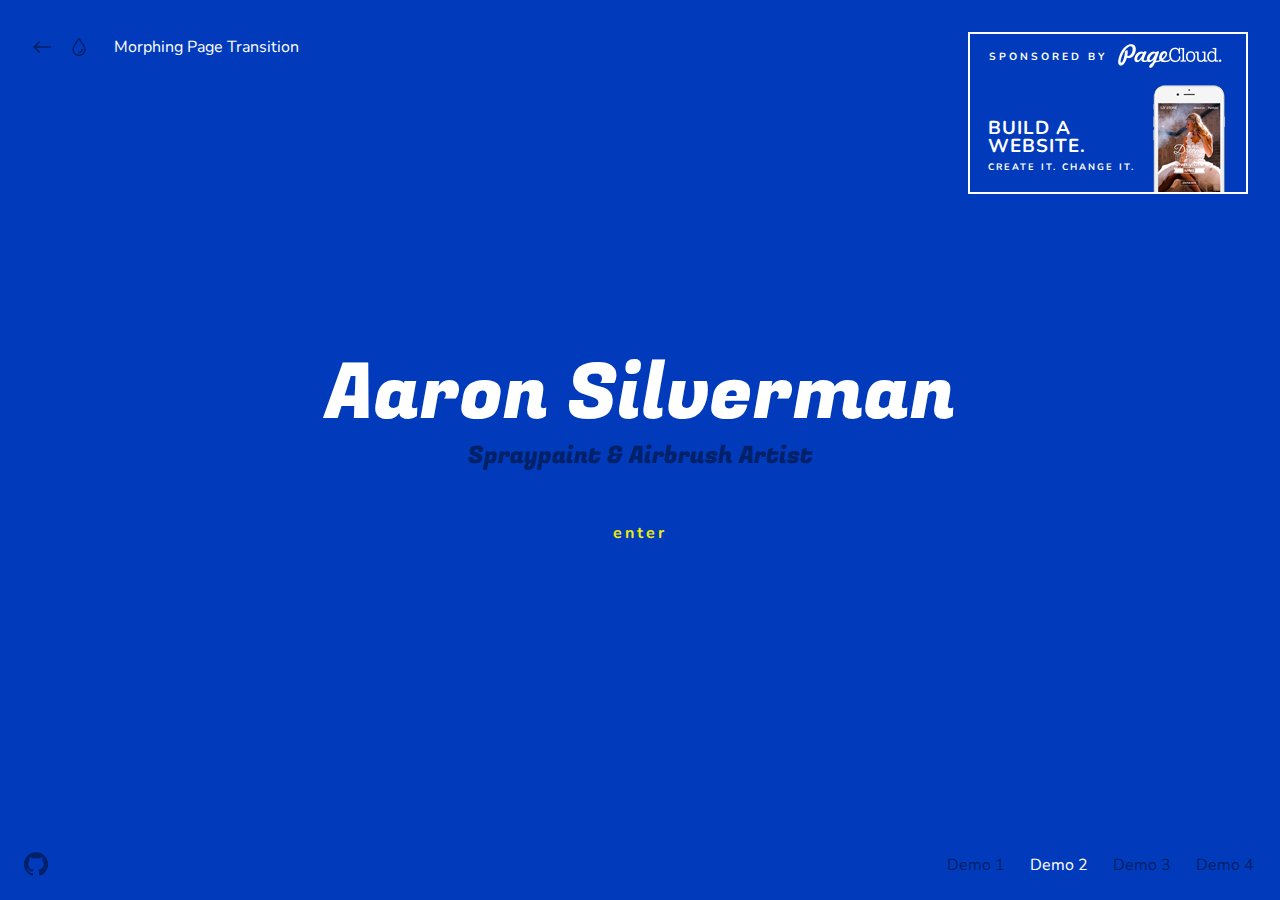
<file: MorphingPageTransition-master/index2.html>
<!DOCTYPE html>
<html lang="en" class="no-js">
	<head>
		<meta charset="UTF-8" />
		<meta name="viewport" content="width=device-width, initial-scale=1">
		<title>Morphing Page Transition | Demo 2 | Codrops</title>
		<meta name="description" content="A page transition where one SVG path is morphed into another" />
		<meta name="keywords" content="page transition, svg, morph, path, javascript, web design, web dev" />
		<meta name="author" content="Codrops" />
		<link rel="shortcut icon" href="favicon.ico">
		<link href="https://fonts.googleapis.com/css?family=Nunito:400,700|Fugaz+One" rel="stylesheet">
		<link rel="stylesheet" type="text/css" href="css/normalize.css" />
		<link rel="stylesheet" type="text/css" href="css/demo.css" />
		<link rel="stylesheet" type="text/css" href="pater/pater.css" />
		<script>document.documentElement.className = 'js';</script>
	</head>
	<body class="demo-2 loading">
		<svg class="hidden">
			<symbol id="icon-arrow" viewBox="0 0 24 24">
				<title>arrow</title>
				<polygon points="6.3,12.8 20.9,12.8 20.9,11.2 6.3,11.2 10.2,7.2 9,6 3.1,12 9,18 10.2,16.8 "/>
			</symbol>
			<symbol id="icon-drop" viewBox="0 0 24 24">
				<title>drop</title>
				<path d="M12,21c-3.6,0-6.6-3-6.6-6.6C5.4,11,10.8,4,11.4,3.2C11.6,3.1,11.8,3,12,3s0.4,0.1,0.6,0.3c0.6,0.8,6.1,7.8,6.1,11.2C18.6,18.1,15.6,21,12,21zM12,4.8c-1.8,2.4-5.2,7.4-5.2,9.6c0,2.9,2.3,5.2,5.2,5.2s5.2-2.3,5.2-5.2C17.2,12.2,13.8,7.3,12,4.8z"/><path d="M12,18.2c-0.4,0-0.7-0.3-0.7-0.7s0.3-0.7,0.7-0.7c1.3,0,2.4-1.1,2.4-2.4c0-0.4,0.3-0.7,0.7-0.7c0.4,0,0.7,0.3,0.7,0.7C15.8,16.5,14.1,18.2,12,18.2z"/>
			</symbol>
			<symbol id="icon-github" viewBox="0 0 32.6 31.8">
				<title>github</title>
				<path d="M16.3,0C7.3,0,0,7.3,0,16.3c0,7.2,4.7,13.3,11.1,15.5c0.8,0.1,1.1-0.4,1.1-0.8c0-0.4,0-1.4,0-2.8c-4.5,1-5.5-2.2-5.5-2.2c-0.7-1.9-1.8-2.4-1.8-2.4c-1.5-1,0.1-1,0.1-1c1.6,0.1,2.5,1.7,2.5,1.7c1.5,2.5,3.8,1.8,4.7,1.4c0.1-1.1,0.6-1.8,1-2.2c-3.6-0.4-7.4-1.8-7.4-8.1c0-1.8,0.6-3.2,1.7-4.4C7.4,10.7,6.8,9,7.7,6.8c0,0,1.4-0.4,4.5,1.7c1.3-0.4,2.7-0.5,4.1-0.5c1.4,0,2.8,0.2,4.1,0.5c3.1-2.1,4.5-1.7,4.5-1.7c0.9,2.2,0.3,3.9,0.2,4.3c1,1.1,1.7,2.6,1.7,4.4c0,6.3-3.8,7.6-7.4,8c0.6,0.5,1.1,1.5,1.1,3c0,2.2,0,3.9,0,4.5c0,0.4,0.3,0.9,1.1,0.8c6.5-2.2,11.1-8.3,11.1-15.5C32.6,7.3,25.3,0,16.3,0z"/>
			</symbol>
		</svg>
		<main>
			<div class="content content--intro">
				<div class="frame">
					<header class="codrops-header">
						<div class="codrops-links">
							<a class="codrops-icon codrops-icon--prev" href="https://tympanus.net/Development/MenuHoverEffects/" title="Previous Demo"><svg class="icon icon--arrow"><use xlink:href="#icon-arrow"></use></svg></a>
							<a class="codrops-icon codrops-icon--drop" href="https://tympanus.net/codrops/?p=31976" title="Back to the article"><svg class="icon icon--drop"><use xlink:href="#icon-drop"></use></svg></a>
						</div>
						<h1 class="codrops-header__title">Morphing Page Transition</h1>
					</header>
					<a class="github" href="https://github.com/codrops/MorphingPageTransition/" title="Find this project on GitHub"><svg class="icon icon--github"><use xlink:href="#icon-github"></use></svg></a>
					<nav class="demos">
						<a class="demo" href="index.html"><span>Demo 1</span></a>
						<a class="demo demo--current" href="index2.html"><span>Demo 2</span></a>
						<a class="demo" href="index3.html"><span>Demo 3</span></a>
						<a class="demo" href="index4.html"><span>Demo 4</span></a>
					</nav>
				</div>
				<div class="content__inner">
					<h2 class="content__title">Aaron Silverman</h2>
					<h3 class="content__subtitle">Spraypaint &amp; Airbrush Artist</h3>
					<a href="#" class="enter">enter</a>
					<a class="pater" href="https://goo.gl/rdSoMC" onClick="recordOutboundLink(this, 'Outbound Links', 'PageCloud08082017');return false;">
						<div class="pater__sponsor"><span>Sponsored by</span> <img class="pater__logo" src="pater/PageCloud_logo.png" alt="PageCloud" /></div>
						<img class="pater__img" src="pater/phone.png" alt="Phone with theme" />
						<h3 class="pater__title"> <span>Build a website.</span> <span>Create it. Change it.</span></h3>
						<p class="pater__description">The website creator you'll love to use.</p>
					</a>
				</div>
				<div class="shape-wrap">
					<svg class="shape" width="100%" height="100vh" preserveAspectRatio="none" viewBox="0 0 1440 800" xmlns:pathdata="http://www.codrops.com/">
						<path d="M -65.11,-1.008 C -38.79,8.492 -48.8,43.89 -24.09,59.91 -17.38,64.25 -7.411,68.1 2.397,67.74 19.94,67.09 30.89,61.16 46.62,50.39 64.99,37.82 92.16,36.57 112.8,41.49 141.9,48.44 153.5,80.16 178.5,78.34 194.6,77.17 205.3,67.96 216.8,48.87 224.6,35.89 230.6,20.21 251.4,19.41 278.8,18.35 288.2,28.98 298.5,67.48 303.6,86.48 308.2,97.24 316.3,102.6 329.4,111.3 340.7,106 350.5,100.2 377.5,84.13 369.6,23.41 401.2,20.7 415.9,19.43 431.7,33.86 449.9,57.07 462.7,73.41 475.5,91.96 494.9,96.72 503.8,98.9 513,97.38 521.6,90.13 532.1,81.21 532.2,62.36 551.7,62.17 565.7,62.03 569.6,72.01 575.9,89 580.5,101.3 598.1,139.1 628.6,117.5 649.1,103 641.6,81.95 658,80.67 674.4,79.39 692.2,136.3 720.8,141.4 738.9,144.6 763.5,132 771.2,119.3 782.1,101.2 783.6,81.7 799.1,81.97 829.3,82.49 818.2,122.8 838.2,143.8 858.1,164.8 875.7,158.9 886.4,155.8 910.4,149 913.1,122.8 939.2,119.6 953.9,117.9 964.8,130.2 979.7,131.6 997.3,133.3 1016,132.6 1027,121 1038,109.3 1038,80.15 1054,79.92 1071,79.67 1073,89.94 1079,106.8 1084,119.5 1089,133.9 1101,141.1 1111,147.3 1124,146.3 1136,145 1150,143.4 1160,132.7 1177,130.8 1194,128.8 1219,128.2 1236,138.8 1257,151.6 1271,147.7 1280,137.3 1291,124.1 1294,92.34 1316,90.47 1344,88.04 1348,163.9 1380,183.1 1401,195.1 1428,196.6 1451,190.6 1478,183.7 1503,161.8 1518,143 1544,109.1 1550,43.89 1551,32.49 1568,-303.4 -510,-224.1 -65.11,-1.008 Z" pathdata:id="M -35.73,45.41 C -9.412,61.01 -30.93,379.4 -17.31,545.8 -12.26,607.5 -54.94,740.4 6.142,730.1 63.67,720.4 26.97,284.9 27.01,202.3 27.06,104.3 51.66,29.07 106,54.36 160.3,79.65 103.7,491.7 187.7,465.7 231.9,452 156.6,99.89 249.4,94.08 285.7,91.81 299.9,127.5 305,190.9 316,327.7 328.6,462.6 321.1,598.3 315.8,695.4 294.5,776.7 353.9,773.6 415.6,770.4 379.8,650.7 368.7,588.8 337.4,415 369.6,190.1 391.1,111 412.5,31.92 457,96.83 463.3,127.2 480.9,212.1 493.9,307.8 489,396.1 487.4,425.7 482.1,460.1 517.1,455.2 548.5,450.7 476.2,166 550.9,168.9 594.8,170.6 591.6,626.8 586.3,663.5 578.4,717.8 609.1,742.4 633.9,700.6 651.9,670.2 578.3,209.7 650.8,194.1 723.2,178.5 700.8,277.9 687.6,401.1 680.2,470 766.1,486.3 756,414.3 750.3,373.5 703.1,145.6 793.4,146.1 939.9,146.8 846.2,556.8 844,601.8 841.9,646.8 878.6,682.8 903.3,630.6 928,578.4 863.2,264.8 891.7,178.8 920.2,92.81 997.3,215.6 972,292.8 946.6,370 1030,353.1 999,295.7 985.9,271.6 977.1,119.1 1048,117.8 1119,116.5 1127,634.6 1123,682.6 1119,730.6 1110,749.8 1118,771.3 1134,815.5 1173,803.5 1164,734 1155,664.5 1139,665.8 1143,418.4 1148,170.9 1225,122 1240,215 1249,273 1202,413 1282,391.7 1324,380.7 1280,165.5 1316,159.6 1362,152 1296,358.2 1379,361.2 1462,364.2 1312,753 1444,751.2 1592,749.2 1484,458.5 1505,312.2 1518,221.3 1544,58.44 1545,39.57 1562,-514.4 -480.6,-322.6 -35.73,45.41 Z"></path>
					</svg>
				</div>
			</div><!-- /content -->
			<div class="content content--fixed">
				<div class="content__inner">
					<nav class="menu">
						<a class="menu__item" href="#" style="background: no-repeat 0% 44%/94% url(img/paint1.svg);"><span>Works</span></a>
						<a class="menu__item" href="#" style="background: no-repeat 0% 30%/94% url(img/paint2.svg);"><span>Contact</span></a>
					</nav>
					<a class="next-demo" href="index3.html">Next demo <svg class="icon icon--arrow-right"><use xlink:href="#icon-arrow"></use></svg></a>
				</div>
			</div>
			<script src="js/imagesloaded.pkgd.min.js"></script>
			<script src="js/charming.min.js"></script>
			<script src="js/anime.min.js"></script>
			<script src="js/demo2.js"></script>
		</main>
	</body>
</html>
</file>
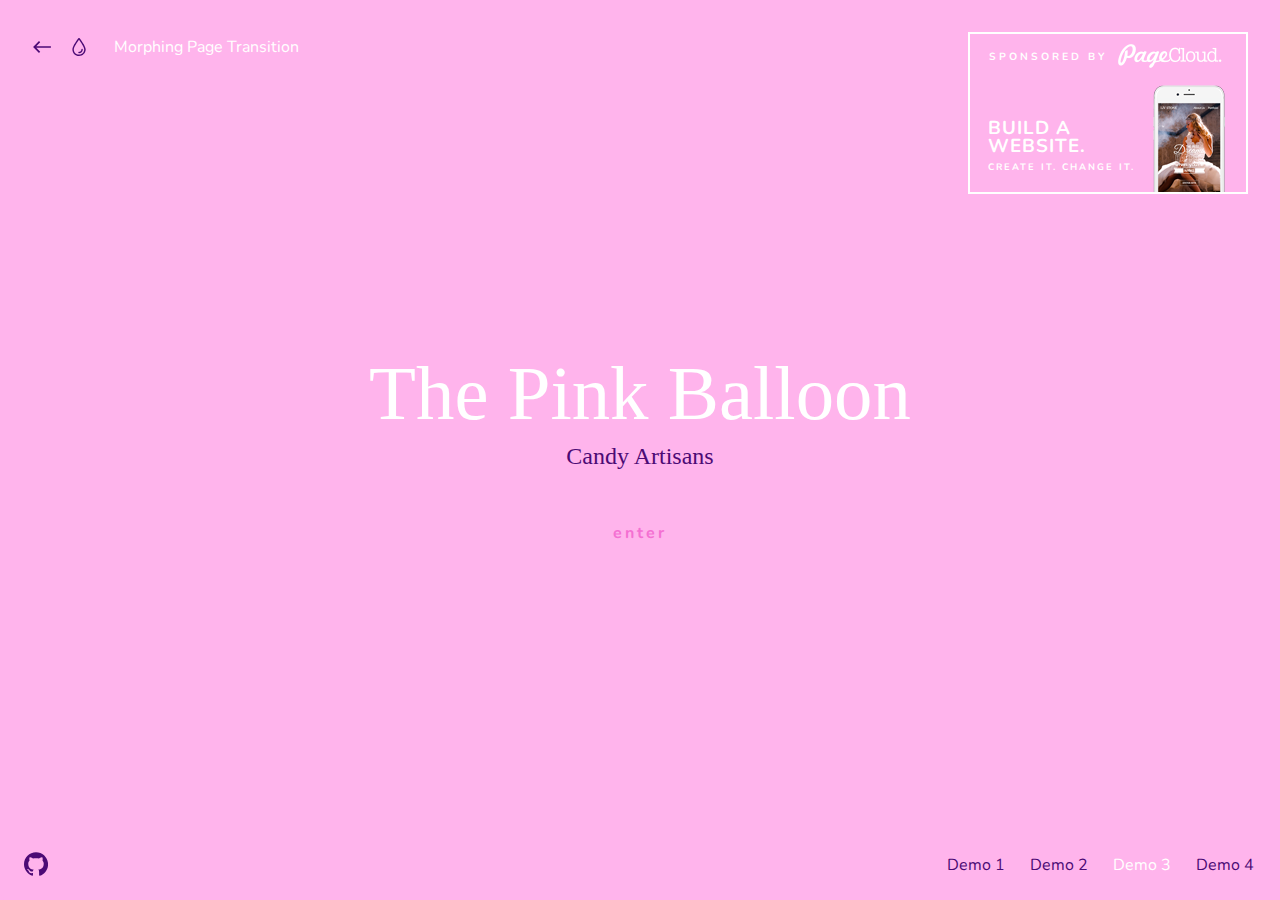
<file: MorphingPageTransition-master/index3.html>
<!DOCTYPE html>
<html lang="en" class="no-js">
	<head>
		<meta charset="UTF-8" />
		<meta name="viewport" content="width=device-width, initial-scale=1">
		<title>Morphing Page Transition | Demo 3 | Codrops</title>
		<meta name="description" content="A page transition where one SVG path is morphed into another" />
		<meta name="keywords" content="page transition, svg, morph, path, javascript, web design, web dev" />
		<meta name="author" content="Codrops" />
		<link rel="shortcut icon" href="favicon.ico">
		<link href="https://fonts.googleapis.com/css?family=Nunito:400,700|Chewy" rel="stylesheet">
		<link rel="stylesheet" type="text/css" href="css/normalize.css" />
		<link rel="stylesheet" type="text/css" href="css/demo.css" />
		<link rel="stylesheet" type="text/css" href="pater/pater.css" />
		<script>document.documentElement.className = 'js';</script>
	</head>
	<body class="demo-3 loading">
		<svg class="hidden">
			<symbol id="icon-arrow" viewBox="0 0 24 24">
				<title>arrow</title>
				<polygon points="6.3,12.8 20.9,12.8 20.9,11.2 6.3,11.2 10.2,7.2 9,6 3.1,12 9,18 10.2,16.8 "/>
			</symbol>
			<symbol id="icon-drop" viewBox="0 0 24 24">
				<title>drop</title>
				<path d="M12,21c-3.6,0-6.6-3-6.6-6.6C5.4,11,10.8,4,11.4,3.2C11.6,3.1,11.8,3,12,3s0.4,0.1,0.6,0.3c0.6,0.8,6.1,7.8,6.1,11.2C18.6,18.1,15.6,21,12,21zM12,4.8c-1.8,2.4-5.2,7.4-5.2,9.6c0,2.9,2.3,5.2,5.2,5.2s5.2-2.3,5.2-5.2C17.2,12.2,13.8,7.3,12,4.8z"/><path d="M12,18.2c-0.4,0-0.7-0.3-0.7-0.7s0.3-0.7,0.7-0.7c1.3,0,2.4-1.1,2.4-2.4c0-0.4,0.3-0.7,0.7-0.7c0.4,0,0.7,0.3,0.7,0.7C15.8,16.5,14.1,18.2,12,18.2z"/>
			</symbol>
			<symbol id="icon-github" viewBox="0 0 32.6 31.8">
				<title>github</title>
				<path d="M16.3,0C7.3,0,0,7.3,0,16.3c0,7.2,4.7,13.3,11.1,15.5c0.8,0.1,1.1-0.4,1.1-0.8c0-0.4,0-1.4,0-2.8c-4.5,1-5.5-2.2-5.5-2.2c-0.7-1.9-1.8-2.4-1.8-2.4c-1.5-1,0.1-1,0.1-1c1.6,0.1,2.5,1.7,2.5,1.7c1.5,2.5,3.8,1.8,4.7,1.4c0.1-1.1,0.6-1.8,1-2.2c-3.6-0.4-7.4-1.8-7.4-8.1c0-1.8,0.6-3.2,1.7-4.4C7.4,10.7,6.8,9,7.7,6.8c0,0,1.4-0.4,4.5,1.7c1.3-0.4,2.7-0.5,4.1-0.5c1.4,0,2.8,0.2,4.1,0.5c3.1-2.1,4.5-1.7,4.5-1.7c0.9,2.2,0.3,3.9,0.2,4.3c1,1.1,1.7,2.6,1.7,4.4c0,6.3-3.8,7.6-7.4,8c0.6,0.5,1.1,1.5,1.1,3c0,2.2,0,3.9,0,4.5c0,0.4,0.3,0.9,1.1,0.8c6.5-2.2,11.1-8.3,11.1-15.5C32.6,7.3,25.3,0,16.3,0z"/>
			</symbol>
		</svg>
		<main>
			<div class="content content--intro">
				<div class="frame">
					<header class="codrops-header">
						<div class="codrops-links">
							<a class="codrops-icon codrops-icon--prev" href="https://tympanus.net/Development/MenuHoverEffects/" title="Previous Demo"><svg class="icon icon--arrow"><use xlink:href="#icon-arrow"></use></svg></a>
							<a class="codrops-icon codrops-icon--drop" href="https://tympanus.net/codrops/?p=31976" title="Back to the article"><svg class="icon icon--drop"><use xlink:href="#icon-drop"></use></svg></a>
						</div>
						<h1 class="codrops-header__title">Morphing Page Transition</h1>
					</header>
					<a class="github" href="https://github.com/codrops/MorphingPageTransition/" title="Find this project on GitHub"><svg class="icon icon--github"><use xlink:href="#icon-github"></use></svg></a>
					<nav class="demos">
						<a class="demo" href="index.html"><span>Demo 1</span></a>
						<a class="demo" href="index2.html"><span>Demo 2</span></a>
						<a class="demo demo--current" href="index3.html"><span>Demo 3</span></a>
						<a class="demo" href="index4.html"><span>Demo 4</span></a>
					</nav>
				</div>
				<div class="content__inner">
					<h2 class="content__title">The Pink Balloon</h2>
					<h3 class="content__subtitle">Candy Artisans</h3>
					<a href="#" class="enter">enter</a>
					<a class="pater" href="https://goo.gl/rdSoMC" onClick="recordOutboundLink(this, 'Outbound Links', 'PageCloud08082017');return false;">
						<div class="pater__sponsor"><span>Sponsored by</span> <img class="pater__logo" src="pater/PageCloud_logo.png" alt="PageCloud" /></div>
						<img class="pater__img" src="pater/phone.png" alt="Phone with theme" />
						<h3 class="pater__title"> <span>Build a website.</span> <span>Create it. Change it.</span></h3>
						<p class="pater__description">The website creator you'll love to use.</p>
					</a>
				</div>
				<div class="shape-wrap">
					<svg class="shape" width="100%" height="100vh" preserveAspectRatio="none" viewBox="0 0 1440 800" xmlns:pathdata="http://www.codrops.com/">
						<path d="M 73.3,178.6 C 101.7,363.8 76.38,735 118.7,813.8 161,892.7 327.3,946.7 381.1,853.3 434.9,759.9 427.2,488.9 436.8,341.5 443.3,241.3 447.3,33.05 516.1,36.19 574.9,38.88 611.6,214.9 622.3,429.7 633,644.6 614.7,796.1 688.1,849 761.6,901.8 860.7,873.7 897.6,850 982.3,795.5 951.2,639.3 961.1,506.1 970.9,372.9 958.5,43.53 1023,43.47 1063,43.43 1085,173.6 1095,370.7 1105,567.8 1082,804.3 1165,842.6 1197,857.5 1304,901 1342,833 1380,765 1354,413.7 1379,156.2 1407,-137.5 1719,-12.96 1719,-12.96 L -53.5,-44.66 C -53.5,-44.66 44.91,-6.65 73.3,178.6 Z" pathdata:id="M 105.3,190.6 C 159.7,353.8 143.2,774.2 149.1,779.5 155,784.8 159.4,782 164.8,778.2 170.2,774.4 168.9,242.8 240.3,125 311.7,7.205 430.7,2.307 564.2,13.56 707.9,25.67 806,166.3 800.5,376 804.7,587.3 801.2,773.9 807.1,782.7 813,791.4 816.8,792.7 821.4,786 826.4,778.8 819.4,566.3 820.3,498.1 821.2,429.9 781.4,95.51 992.5,74.58 1108,63.14 1235,166.4 1250,359.4 1265,552.4 1248,763.7 1271,781.4 1277,786 1281,786.2 1286,779.7 1292,773.2 1260,251.3 1355,103.9 1441,-30.35 1610,-117.6 1610,-117.6 L -110.1,-132.3 C -110.1,-132.3 50.91,27.35 105.3,190.6 Z"></path>
					</svg>
				</div>
			</div><!-- /content -->
			<div class="content content--fixed">
				<div class="content__inner">
					<p class="content__text">Since 1968 The Pink Balloon manufactures artisan candy in a traditional way with only natural, locally sourced ingredients. <a href="#">Visit the candy shop &rarr;</a></p>
					<a class="next-demo" href="index4.html">Next demo <svg class="icon icon--arrow-right"><use xlink:href="#icon-arrow"></use></svg></a>
				</div>
			</div>
			<script src="js/imagesloaded.pkgd.min.js"></script>
			<script src="js/charming.min.js"></script>
			<script src="js/anime.min.js"></script>
			<script src="js/demo3.js"></script>
		</main>
	</body>
</html>
</file>
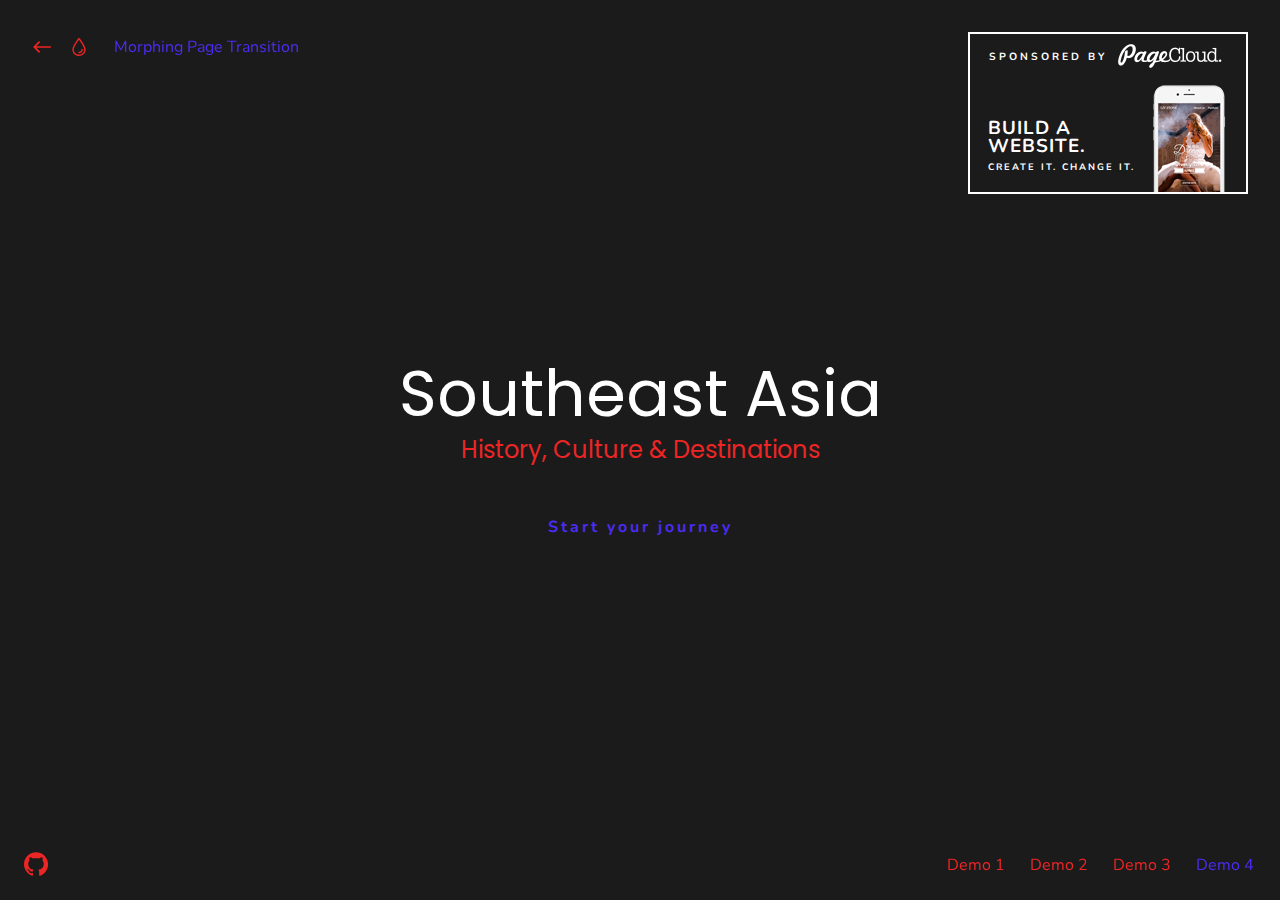
<file: MorphingPageTransition-master/index4.html>
<!DOCTYPE html>
<html lang="en" class="no-js">
	<head>
		<meta charset="UTF-8" />
		<meta name="viewport" content="width=device-width, initial-scale=1">
		<title>Morphing Page Transition | Demo 4 | Codrops</title>
		<meta name="description" content="A page transition where one SVG path is morphed into another" />
		<meta name="keywords" content="page transition, svg, morph, path, javascript, web design, web dev" />
		<meta name="author" content="Codrops" />
		<link rel="shortcut icon" href="favicon.ico">
		<link href="https://fonts.googleapis.com/css?family=Nunito:400,700|Poppins" rel="stylesheet">
		<link rel="stylesheet" type="text/css" href="css/normalize.css" />
		<link rel="stylesheet" type="text/css" href="css/demo.css" />
		<link rel="stylesheet" type="text/css" href="pater/pater.css" />
		<script>document.documentElement.className = 'js';</script>
	</head>
	<body class="demo-4 loading">
		<svg class="hidden">
			<symbol id="icon-arrow" viewBox="0 0 24 24">
				<title>arrow</title>
				<polygon points="6.3,12.8 20.9,12.8 20.9,11.2 6.3,11.2 10.2,7.2 9,6 3.1,12 9,18 10.2,16.8 "/>
			</symbol>
			<symbol id="icon-drop" viewBox="0 0 24 24">
				<title>drop</title>
				<path d="M12,21c-3.6,0-6.6-3-6.6-6.6C5.4,11,10.8,4,11.4,3.2C11.6,3.1,11.8,3,12,3s0.4,0.1,0.6,0.3c0.6,0.8,6.1,7.8,6.1,11.2C18.6,18.1,15.6,21,12,21zM12,4.8c-1.8,2.4-5.2,7.4-5.2,9.6c0,2.9,2.3,5.2,5.2,5.2s5.2-2.3,5.2-5.2C17.2,12.2,13.8,7.3,12,4.8z"/><path d="M12,18.2c-0.4,0-0.7-0.3-0.7-0.7s0.3-0.7,0.7-0.7c1.3,0,2.4-1.1,2.4-2.4c0-0.4,0.3-0.7,0.7-0.7c0.4,0,0.7,0.3,0.7,0.7C15.8,16.5,14.1,18.2,12,18.2z"/>
			</symbol>
			<symbol id="icon-github" viewBox="0 0 32.6 31.8">
				<title>github</title>
				<path d="M16.3,0C7.3,0,0,7.3,0,16.3c0,7.2,4.7,13.3,11.1,15.5c0.8,0.1,1.1-0.4,1.1-0.8c0-0.4,0-1.4,0-2.8c-4.5,1-5.5-2.2-5.5-2.2c-0.7-1.9-1.8-2.4-1.8-2.4c-1.5-1,0.1-1,0.1-1c1.6,0.1,2.5,1.7,2.5,1.7c1.5,2.5,3.8,1.8,4.7,1.4c0.1-1.1,0.6-1.8,1-2.2c-3.6-0.4-7.4-1.8-7.4-8.1c0-1.8,0.6-3.2,1.7-4.4C7.4,10.7,6.8,9,7.7,6.8c0,0,1.4-0.4,4.5,1.7c1.3-0.4,2.7-0.5,4.1-0.5c1.4,0,2.8,0.2,4.1,0.5c3.1-2.1,4.5-1.7,4.5-1.7c0.9,2.2,0.3,3.9,0.2,4.3c1,1.1,1.7,2.6,1.7,4.4c0,6.3-3.8,7.6-7.4,8c0.6,0.5,1.1,1.5,1.1,3c0,2.2,0,3.9,0,4.5c0,0.4,0.3,0.9,1.1,0.8c6.5-2.2,11.1-8.3,11.1-15.5C32.6,7.3,25.3,0,16.3,0z"/>
			</symbol>
		</svg>
		<main>
			<div class="frame frame--fixed">
				<header class="codrops-header">
					<div class="codrops-links">
						<a class="codrops-icon codrops-icon--prev" href="https://tympanus.net/Development/MenuHoverEffects/" title="Previous Demo"><svg class="icon icon--arrow"><use xlink:href="#icon-arrow"></use></svg></a>
						<a class="codrops-icon codrops-icon--drop" href="https://tympanus.net/codrops/?p=31976" title="Back to the article"><svg class="icon icon--drop"><use xlink:href="#icon-drop"></use></svg></a>
					</div>
					<h1 class="codrops-header__title">Morphing Page Transition</h1>
				</header>
				<a class="github" href="https://github.com/codrops/MorphingPageTransition/" title="Find this project on GitHub"><svg class="icon icon--github"><use xlink:href="#icon-github"></use></svg></a>
				<nav class="demos">
					<a class="demo" href="index.html"><span>Demo 1</span></a>
					<a class="demo" href="index2.html"><span>Demo 2</span></a>
					<a class="demo" href="index3.html"><span>Demo 3</span></a>
					<a class="demo demo--current" href="index4.html"><span>Demo 4</span></a>
				</nav>
			</div>
			<div class="content content--intro">
				<div class="content__inner">
					<h2 class="content__title">Southeast Asia</h2>
					<h3 class="content__subtitle">History, Culture &amp; Destinations</h3>
					<a href="#" class="enter">Start your journey</a>
					<a class="pater" href="https://goo.gl/rdSoMC" onClick="recordOutboundLink(this, 'Outbound Links', 'PageCloud08082017');return false;">
						<div class="pater__sponsor"><span>Sponsored by</span> <img class="pater__logo" src="pater/PageCloud_logo.png" alt="PageCloud" /></div>
						<img class="pater__img" src="pater/phone.png" alt="Phone with theme" />
						<h3 class="pater__title"> <span>Build a website.</span> <span>Create it. Change it.</span></h3>
						<p class="pater__description">The website creator you'll love to use.</p>
					</a>
				</div>
				<div class="shape-wrap">
					<svg class="shape" width="100%" height="100vh" preserveAspectRatio="none" viewBox="0 0 1440 800" xmlns:pathdata="http://www.codrops.com/">
						<path d="M -30.45,-43.86 -30.45,0 53.8,0 53.8,0 179.5,0 179.5,0 193.3,0 193.3,0 253.1,0 253.1,0 276.1,0 276.1,0 320.6,0 320.6,0 406.5,0 406.5,0 435.6,0 435.6,0 477,0 477,0 527.6,0 527.6,0 553.7,0 553.7,0 592,0 592,0 742.3,0 742.3,0 762.2,0 762.2,0 776,0 776,0 791.3,0 791.3,0 852.7,0 852.7,0 871.1,0 871.1,0 878.7,0 878.7,0 891,0 891,0 923.2,0 923.2,0 940.1,0 940.1,0 976.9,0 976.9,0 1031,0 1031,0 1041,0 1041,0 1176,0 1176,0 1192,0 1192,0 1210,0 1210,0 1225,0 1225,0 1236,0 1236,0 1248,0 1248,0 1273,0 1273,0 1291,0 1291,0 1316,0 1316,0 1337,0 1337,0 1356,0 1356,0 1414,0 1414,0 1432,0 1432,0 1486,0 1486,-43.86 Z" pathdata:id="M -30.45,-57.86 -30.45,442.6 53.8,443.8 53.8,396.3 179.5,396.3 179.5,654.7 193.3,654.7 193.3,589.1 253.1,589.1 253.1,561.6 276.1,561.6 276.1,531.2 320.6,531.2 320.6,238.6 406.5,238.6 406.5,213.9 435.6,213.9 435.6,246.2 477,246.2 477,289.9 527.6,289.9 527.6,263.3 553.7,263.3 553.7,280.4 592,280.4 592,189.2 742.3,189.2 742.3,259.5 762.2,259.5 762.2,103.7 776,103.7 776,77.11 791.3,77.11 791.3,18.21 852.7,18.21 852.7,86.61 871.1,86.61 871.1,231 878.7,240.5 878.7,320.3 891,320.3 891,434.3 923.2,434.3 923.2,145.5 940.1,145.5 940.1,117 976.9,117 976.9,139.8 1031,139.8 1031,284.2 1041,284.2 1041,242.4 1176,242.4 1176,282.3 1192,282.3 1192,641.4 1210,641.4 1210,692.7 1225,692.7 1225,599.6 1236,599.6 1236,527.4 1248,527.4 1248,500.8 1273,500.8 1273,523.6 1291,523.6 1291,652.8 1316,652.8 1316,533.1 1337,533.1 1337,502.7 1356,502.7 1356,523.6 1414,523.6 1414,491.3 1432,491.3 1432,523.6 1486,523.6 1486,-57.86 Z"></path>
					</svg>
				</div>
			</div><!-- /content -->
			<div class="content content--fixed">
				<div class="content__inner">
					<h2 class="content__title content__title--filled">Bangkok</h2>
					<a href="#" class="explore">Explore</a>
				</div>
			</div>
			<script src="js/imagesloaded.pkgd.min.js"></script>
			<script src="js/charming.min.js"></script>
			<script src="js/anime.min.js"></script>
			<script src="js/demo4.js"></script>
		</main>
	</body>
</html>
</file>
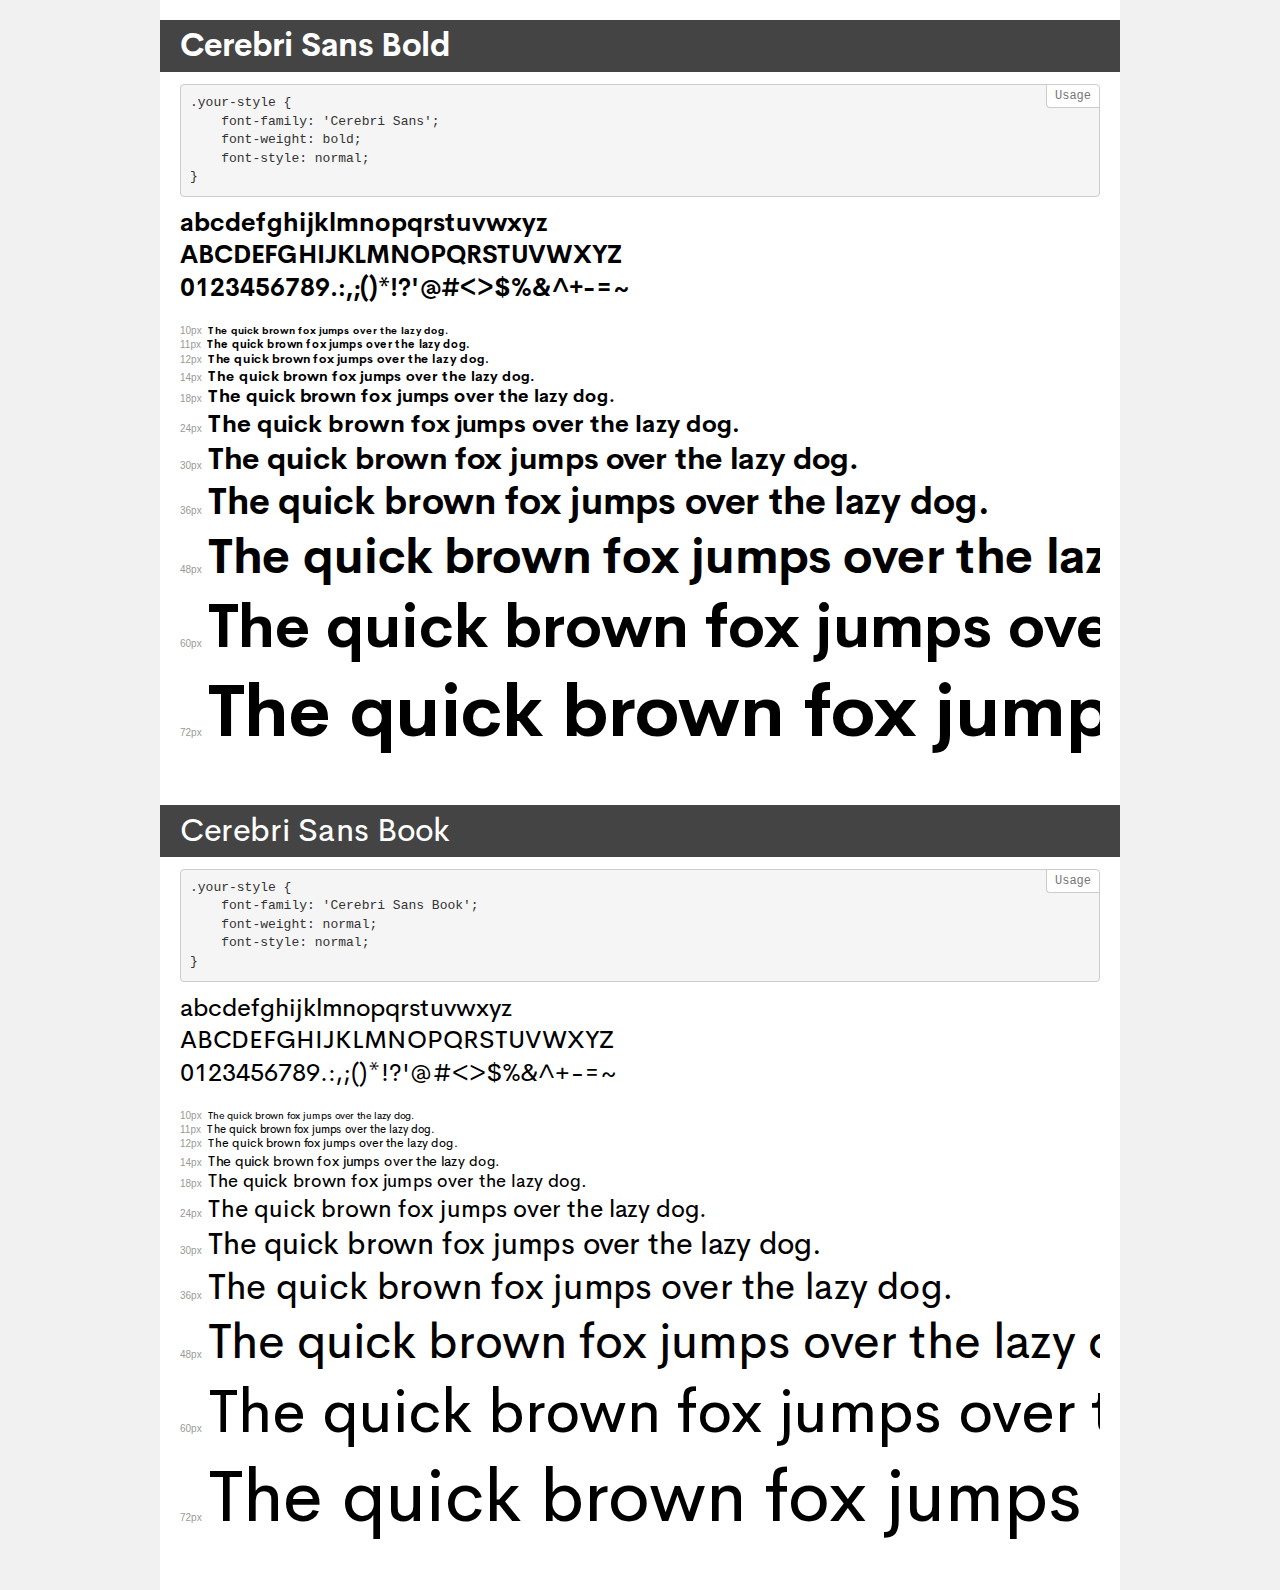
<file: HTML/fonts/demo.html>
<!DOCTYPE html>
<html>
<head>
    <meta charset="utf-8">
    <meta http-equiv="X-UA-Compatible" content="IE=edge">
    <meta name="viewport" content="width=device-width, initial-scale=1">
    <meta name="robots" content="noindex, noarchive">
    <meta name="format-detection" content="telephone=no">
    <title>Transfonter demo</title>
    <link href="stylesheet.css" rel="stylesheet">
    <style>
        /*
        http://meyerweb.com/eric/tools/css/reset/
        v2.0 | 20110126
        License: none (public domain)
        */
        html, body, div, span, applet, object, iframe,
        h1, h2, h3, h4, h5, h6, p, blockquote, pre,
        a, abbr, acronym, address, big, cite, code,
        del, dfn, em, img, ins, kbd, q, s, samp,
        small, strike, strong, sub, sup, tt, var,
        b, u, i, center,
        dl, dt, dd, ol, ul, li,
        fieldset, form, label, legend,
        table, caption, tbody, tfoot, thead, tr, th, td,
        article, aside, canvas, details, embed,
        figure, figcaption, footer, header, hgroup,
        menu, nav, output, ruby, section, summary,
        time, mark, audio, video {
            margin: 0;
            padding: 0;
            border: 0;
            font-size: 100%;
            font: inherit;
            vertical-align: baseline;
        }
        /* HTML5 display-role reset for older browsers */
        article, aside, details, figcaption, figure,
        footer, header, hgroup, menu, nav, section {
            display: block;
        }
        body {
            line-height: 1;
        }
        ol, ul {
            list-style: none;
        }
        blockquote, q {
            quotes: none;
        }
        blockquote:before, blockquote:after,
        q:before, q:after {
            content: '';
            content: none;
        }
        table {
            border-collapse: collapse;
            border-spacing: 0;
        }
        /* common styles */
        body {
            background: #f1f1f1;
            color: #000;
        }
        .page {
            background: #fff;
            width: 920px;
            margin: 0 auto;
            padding: 20px 20px 0 20px;
            overflow: hidden;
        }
        .font-container {
            overflow-x: auto;
            overflow-y: hidden;
            margin-bottom: 40px;
            line-height: 1.3;
            white-space: nowrap;
            padding-bottom: 5px;
        }
        h1 {
            position: relative;
            background: #444;
            font-size: 32px;
            color: #fff;
            padding: 10px 20px;
            margin: 0 -20px 12px -20px;
        }
        .letters {
            font-size: 25px;
            margin-bottom: 20px;
        }
        .s10:before {
            content: '10px';
        }
        .s11:before {
            content: '11px';
        }
        .s12:before {
            content: '12px';
        }
        .s14:before {
            content: '14px';
        }
        .s18:before {
            content: '18px';
        }
        .s24:before {
            content: '24px';
        }
        .s30:before {
            content: '30px';
        }
        .s36:before {
            content: '36px';
        }
        .s48:before {
            content: '48px';
        }
        .s60:before {
            content: '60px';
        }
        .s72:before {
            content: '72px';
        }
        .s10:before, .s11:before, .s12:before, .s14:before,
        .s18:before, .s24:before, .s30:before, .s36:before,
        .s48:before, .s60:before, .s72:before {
            font-family: Arial, sans-serif;
            font-size: 10px;
            font-weight: normal;
            font-style: normal;
            color: #999;
            padding-right: 6px;
        }
        pre {
            display: block;
            position: relative;
            padding: 9px;
            margin: 0 0 10px;
            font-family: Monaco, Menlo, Consolas, "Courier New", monospace !important;
            font-size: 13px;
            line-height: 1.428571429;
            color: #333;
            font-weight: normal !important;
            font-style: normal !important;
            background-color: #f5f5f5;
            border: 1px solid #ccc;
            overflow-x: auto;
            border-radius: 4px;
        }
        pre:after {
            display: block;
            position: absolute;
            right: 0;
            top: 0;
            content: 'Usage';
            line-height: 1;
            padding: 5px 8px;
            font-size: 12px;
            color: #767676;
            background-color: #fff;
            border: 1px solid #ccc;
            border-right: none;
            border-top: none;
            border-radius: 0 4px 0 4px;
            z-index: 10;
        }
        /* responsive */
        @media (max-width: 959px) {
            .page {
                width: auto;
                margin: 0;
            }
        }
    </style>
</head>
<body>
<div class="page">
    <div class="demo" style="font-family: 'Cerebri Sans'; font-weight: bold; font-style: normal;">
        <h1>Cerebri Sans Bold</h1>
        <pre>.your-style {
    font-family: 'Cerebri Sans';
    font-weight: bold;
    font-style: normal;
}</pre>
        <div class="font-container">
            <p class="letters">
                abcdefghijklmnopqrstuvwxyz<br>
ABCDEFGHIJKLMNOPQRSTUVWXYZ<br>
                0123456789.:,;()*!?'@#<>$%&^+-=~
            </p>
            <p class="s10" style="font-size: 10px;">The quick brown fox jumps over the lazy dog.</p>
            <p class="s11" style="font-size: 11px;">The quick brown fox jumps over the lazy dog.</p>
            <p class="s12" style="font-size: 12px;">The quick brown fox jumps over the lazy dog.</p>
            <p class="s14" style="font-size: 14px;">The quick brown fox jumps over the lazy dog.</p>
            <p class="s18" style="font-size: 18px;">The quick brown fox jumps over the lazy dog.</p>
            <p class="s24" style="font-size: 24px;">The quick brown fox jumps over the lazy dog.</p>
            <p class="s30" style="font-size: 30px;">The quick brown fox jumps over the lazy dog.</p>
            <p class="s36" style="font-size: 36px;">The quick brown fox jumps over the lazy dog.</p>
            <p class="s48" style="font-size: 48px;">The quick brown fox jumps over the lazy dog.</p>
            <p class="s60" style="font-size: 60px;">The quick brown fox jumps over the lazy dog.</p>
            <p class="s72" style="font-size: 72px;">The quick brown fox jumps over the lazy dog.</p>
        </div>
    </div>
    <div class="demo" style="font-family: 'Cerebri Sans Book'; font-weight: normal; font-style: normal;">
        <h1>Cerebri Sans Book</h1>
        <pre>.your-style {
    font-family: 'Cerebri Sans Book';
    font-weight: normal;
    font-style: normal;
}</pre>
        <div class="font-container">
            <p class="letters">
                abcdefghijklmnopqrstuvwxyz<br>
ABCDEFGHIJKLMNOPQRSTUVWXYZ<br>
                0123456789.:,;()*!?'@#<>$%&^+-=~
            </p>
            <p class="s10" style="font-size: 10px;">The quick brown fox jumps over the lazy dog.</p>
            <p class="s11" style="font-size: 11px;">The quick brown fox jumps over the lazy dog.</p>
            <p class="s12" style="font-size: 12px;">The quick brown fox jumps over the lazy dog.</p>
            <p class="s14" style="font-size: 14px;">The quick brown fox jumps over the lazy dog.</p>
            <p class="s18" style="font-size: 18px;">The quick brown fox jumps over the lazy dog.</p>
            <p class="s24" style="font-size: 24px;">The quick brown fox jumps over the lazy dog.</p>
            <p class="s30" style="font-size: 30px;">The quick brown fox jumps over the lazy dog.</p>
            <p class="s36" style="font-size: 36px;">The quick brown fox jumps over the lazy dog.</p>
            <p class="s48" style="font-size: 48px;">The quick brown fox jumps over the lazy dog.</p>
            <p class="s60" style="font-size: 60px;">The quick brown fox jumps over the lazy dog.</p>
            <p class="s72" style="font-size: 72px;">The quick brown fox jumps over the lazy dog.</p>
        </div>
    </div>
</div>
</body>
</html>
</file>
<file: HTML/fonts/stylesheet.css>
@font-face {
    font-family: 'Cerebri Sans';
    src: url('CerebriSans-Bold.eot');
    src: url('CerebriSans-Bold.eot?#iefix') format('embedded-opentype'),
        url('CerebriSans-Bold.woff2') format('woff2'),
        url('CerebriSans-Bold.woff') format('woff'),
        url('CerebriSans-Bold.ttf') format('truetype'),
        url('CerebriSans-Bold.svg#CerebriSans-Bold') format('svg');
    font-weight: bold;
    font-style: normal;
}

@font-face {
    font-family: 'Cerebri Sans Book';
    src: url('CerebriSans-Book.eot');
    src: url('CerebriSans-Book.eot?#iefix') format('embedded-opentype'),
        url('CerebriSans-Book.woff2') format('woff2'),
        url('CerebriSans-Book.woff') format('woff'),
        url('CerebriSans-Book.ttf') format('truetype'),
        url('CerebriSans-Book.svg#CerebriSans-Book') format('svg');
    font-weight: normal;
    font-style: normal;
}
</file>
<file: HTML/js/MorphingPageTransition/css/demo.css>
*,
*::after,
*::before {
	box-sizing: border-box;
}

body {
	font-family: 'Nunito', sans-serif;
	min-height: 100vh;
	color: #57585c;
	color: var(--color-text);
	background-color: #fff;
	-webkit-font-smoothing: antialiased;
	-moz-osx-font-smoothing: grayscale;
}

/* Color schemes */
.demo-1 {
	--color-text: #fff;
	--color-link: #5f5f5f;
	--color-link-hover: #ff963b;
	--color-enter: #fff;
	--color-title: #fff;
	--color-subtitle: #5f5f5f;
	--color-menu-item: #000;
	--color-menu-item-hover: #ff963b;
	--color-menu-item-hover-alt: #8544da;
	--color-content: #222325;
	--color-content-fixed: #ddd;
	--font-alt: 200 6vw/1 'Spectral', serif;
	--color-next: #5f5f5f;
	--color-next-hover: #8544da;
}

.demo-2 {
	--color-text: #fff;
	--color-link: #002068;
	--color-link-hover: #d8d1d1;
	--color-enter: #ecec11;
	--color-title: #ffffff;
	--color-subtitle: #002068;
	--color-menu-item: #fff;
	--color-menu-item-hover: #000;
	--color-menu-item-hover-alt: #000;
	--color-content: #013bbb;
	--color-content-fixed: #ddd;
	--font-alt: 400 6vw/1 'Fugaz One', serif;
	--color-next: #fff;
	--color-next-hover: #000;
}

.demo-3 {
	--color-text: #fff;
	--color-link: #4c0a75;
	--color-link-hover: #f470d2;
	--color-enter: #f470d2;
	--color-title: #ffffff;
	--color-subtitle: #4c0a75;
	--color-menu-item: #000;
	--color-menu-item-hover: #4c0a75;
	--color-menu-item-hover-alt: #8544da;
	--color-content: #ffb4ec;
	--color-content-fixed: #ddd;
	--font-alt: 400 6vw/1 'Chewy', serif;
	--color-next: #fff;
	--color-next-hover: #000;
}

.demo-4 {
	--color-text: #4b2cf2;
	--color-link: #ec2525;
	--color-link-hover: #fff;
	--color-enter: #4b2cf2;
	--color-title: #ffffff;
	--color-subtitle: #ec2525;
	--color-content: #1c1b1b;
	--font-alt: 400 5vw/1 'Poppins', serif;
}

/* Page Loader */
.js .loading::before {
	content: '';
	position: fixed;
	z-index: 10000;
	top: 0;
	left: 0;
	width: 100%;
	height: 100%;
	background: #ccd8e4;
	background: var(--color-content);
}

.js .loading::after {
	content: '';
	position: fixed;
	z-index: 10000;
	top: 50%;
	left: 50%;
	width: 50px;
	height: 50px;
	margin: -25px 0 0 -25px;
	pointer-events: none;
	background: #333;
	background: var(--color-text);
	border-radius: 50%;
	animation: loaderAnim 0.5s ease infinite alternate forwards;
}

@keyframes loaderAnim {
	0% {
		transform: scale3d(0.5,0.5,1);
	}
	100% {
		transform: scale3d(1,1,1);
	}
}

a {
	text-decoration: none;
	color: #5d93d8;
	color: var(--color-link);
	outline: none;
}

a:hover,
a:focus {
	color: #423c2b;
	color: var(--color-link-hover);
	outline: none;
}

.hidden {
	position: absolute;
	overflow: hidden;
	width: 0;
	height: 0;
	pointer-events: none;
}

/* Icons */
.icon {
	display: block;
	width: 1.5em;
	height: 1.5em;
	margin: 0 auto;
	fill: currentColor;
}

.icon--arrow-right {
	transform: scale3d(-1,-1, 1);
	display: inline-block;
	vertical-align: middle;
	margin-left: 0.5em;
}

.frame {
	position: absolute;
	z-index: 10000;
	top: 0;
	left: 0;
	display: grid;
	align-content: space-between;
	width: 100%;
	max-width: none;
	height: 100vh;
	padding: 1.5em;
	pointer-events: none;
	grid-template-columns: 50% 50%;
	grid-template-rows: auto auto 4em;
	grid-template-areas: 'header ...'
	'... ...'
	'github demos';
}

.frame a {
	pointer-events: auto;
}

/* Header */
.codrops-header {
	position: relative;
	z-index: 100;
	display: flex;
	flex-direction: row;
	align-items: flex-start;
	align-items: center;
	align-self: start;
	grid-area: header;
	justify-self: start;
}

.codrops-header__title {
	font-size: 1em;
	font-weight: normal;
	margin: 0;
	padding: 0.75em 0;
}

.info {
	margin: 0 0 0 1.25em;
	font-style: italic;
	color: var(--color-link);
}

.github {
	display: block;
	align-self: end;
	grid-area: github;
	justify-self: start;
}

.demos {
	position: relative;
	display: block;
	align-self: end;
	text-align: center;
	grid-area: demos;
	display: block;
	justify-self: end;
}

.demo {
	padding: 0 0.15em;
}

.demo:not(:last-child) {
	margin-right: 1em;
}

.demo span {
	white-space: nowrap;
	pointer-events: none;
}

a.demo--current {
	pointer-events: none;
	color: var(--color-text);
}

/* Top Navigation Style */
.codrops-links {
	position: relative;
	display: flex;
	justify-content: center;
	margin: 0 1em 0 0;
	text-align: center;
	white-space: nowrap;
}

.codrops-icon {
	display: inline-block;
	margin: 0.15em;
	padding: 0.25em;
}

/* Page transitions */
main {
	height: 100vh;
	width: 100%;
	overflow: hidden;
	position: relative;
}

.content {
	width: 100%;
	height: 100vh;
	position: relative;
}

.content--intro {
	z-index: 100;
	height: 200vh;
}

.content--fixed {
	position: fixed;
	top: 0;
	left: 0;
	background-color: var(--color-content-fixed);
	/* background-image: var(--bg-img); */
	/* can't use this as relative path until it's fixed in Chrome https://bugs.chromium.org/p/chromium/issues/detail?id=618165 */
	background-position: 50% 50%;
	background-size: cover;
}

.demo-1 .content--fixed {
	background-image: url(../img/bg1.jpg);
}

.demo-2 .content--fixed {
	background-image: url(../img/bg2.jpg);
}

.demo-3 .content--fixed {
	background-image: url(../img/bg3.jpg);
}

.demo-4 .content--fixed {
	background-image: url(../img/bg4.jpg);
}

.content__inner {
	width: 100%;
	height: 100vh;
	position: relative;
	text-align: center;
	display: flex;
	flex-wrap: wrap;
	flex-direction: column;
	align-items: center;
	justify-content: center;
}

.content--intro .content__inner {
	background: var(--color-content);
}

.content h2 {
	margin: 0;
}

.shape-wrap {
	position: relative;
	z-index: 10;
	margin: -5px 0 0 0; /* Hide the gap */
}

.shape {
	height: 100vh;
	width: 100%;
	display: block;
	fill: var(--color-content);
}

.content__title {
	font: var(--font-alt);
	color: var(--color-title);
	margin: 0;
	line-height: 1;
}

.content__title--filled {
	background: var(--color-content);
	padding: 0.25em 0.5em;
}

.content__title span {
	display: inline-block;
}

.content__subtitle {
	font: var(--font-alt);
	font-size: 1.5em;
	color: var(--color-subtitle);
	padding: 0.5em 0 0 0;
	margin: 0;
}

.enter, .explore {    
	margin: 6vh 0 0 0;
	font-size: 1em;
	letter-spacing: 3px;
	cursor: pointer;
	font-weight: bold;
	white-space: pre;
	color: var(--color-enter);
	pointer-events: auto;
}

.enter:hover,
.enter:focus {    
	color: var(--color-enter);
}

.enter span {
	display: inline-block;
}

.explore {
	background: var(--color-subtitle);
	color: var(--color-title);
	padding: 0.5em 1em;
}

.explore:hover,
.explore:focus {    
	background: var(--color-text);
}

.menu {
	display: flex;
	justify-content: center;
	flex-wrap: wrap;
}

.menu__item {
	font: var(--font-alt);
	font-size: 3vw;
	color: var(--color-menu-item);
	margin: 0 1em;
	position: relative;
	line-height: 1;
}

.menu__item:hover,
.menu__item:focus {
	color: var(--color-menu-item-hover);
}

.menu__item:nth-child(2):hover {
	color: var(--color-menu-item-hover-alt);
}

.demo-2 .menu__item {
	pointer-events: none;
	padding: 3em;
}

.demo-2 .menu__item span {
	pointer-events: auto;
}

.content__text {
	font-size: 1.85em;
	max-width: 800px;
	text-align: left;
}

.content__text a {
	color: var(--color-menu-item);
}

.content__text a:hover, 
.content__text a:focus {
	color: var(--color-menu-item-hover);
}

.next-demo {
	position: absolute;
	bottom: 0;
	right: 0;
	margin: 1.5em 2em;
	font-weight: bold;
	color: var(--color-next);
}

.next-demo:hover,
.next-demo:focus {
	color: var(--color-next-hover);
}

@media screen and (max-width: 50em) {
	.frame {
		z-index: 1000;
		display: block;
		padding: 0.85em 0;
	}
	.demos {
		font-size: 0.85em;
		padding: 0 0.25em;
	}
	.codrops-header {
		flex-direction: column;
		align-items: center;
		padding-top: 5em;
	}
	.codrops-header__title {
		font-weight: bold;
		padding-bottom: 0.25em;
		text-align: center;
	}
	.github {
		display: none;
	}
	.codrops-links {
		margin: 0;
	}
	.content--intro .content__inner,
	.demo-4 .content__inner {
		padding-top: 12em;
	}
	.content__title {
		font-size: 2em;
	}
	.demo {
		padding: 0;
		margin: 0;
	}
	.menu__item {
		margin: 0.5em 0;
		font-size: 1.5em;
	}
	.content__text {
		padding: 1em;
		font-size: 1em;
	}
	.next-demo {
		position: relative;
	}
}
</file>
<file: HTML/js/MorphingPageTransition/pater/pater.css>
.pater {
	position: fixed;
	top: 0;
	background: #000;
	color: #fff;
	width: 100%;
	padding: 0.5em 0.5em 0 0.5em;
	display: flex;
	align-items: center;
	justify-items: center;
	text-align: center;
	font-size: 0.85em;
	z-index: 10000;
}

.pater:hover,
.pater:focus {
	color: #fff;
}

.pater__sponsor {
	vertical-align: middle;
}

.pater__sponsor span {
	font-size: 0.65em;
	letter-spacing: 3px;
	margin-left: 0.5em;
	text-transform: uppercase;
	font-weight: bold;

}

.pater__logo {
	max-height: 1.5em;
	vertical-align: middle;
}

.pater__title {
	margin: 0;
	text-transform: uppercase;
	letter-spacing: 1px;
	display: flex;
	flex-direction: column;
}

.pater__title span:first-child {
	font-size: 0.85em;
	display: block;
	line-height: 1;
}

.pater__title span:nth-child(2) {
	letter-spacing: 2px;
	font-size: 0.5em;
	display: none;
}

.pater__description {
	margin: 0;
	display: none;
}

.pater__img {
	max-height: 65px;
}

@media screen and (min-width: 50em) {
	.pater {
		position: absolute;
		top: 0;
		right: 0;
		margin: 2em;
		width: 280px;
		display: grid;
		padding: 0.85em 0.85em 0 0.85em;
		grid-template-columns: 65% 35%;
		grid-template-rows: 1em 8em;
		font-size: 1em;
		border: 2px solid #fff;
		background: transparent;
		text-align: left;
	}
	.pater__sponsor {
		width: 100%;
		grid-area: 1 / 1 / 2 / 3;
	}
	.pater__logo {
		padding: 0 0 0 0.45em;
	}
	.pater__img {
		max-height: none;
		max-width: 100%;
		grid-area: 2 / 2 / 3 / 3;
		align-self: end;
		transition: transform 0.3s, opacity 0.3s;
		transition-timing-function: ease-in-out;
		transform-origin: 100% 100%;
	}
	.pater:hover .pater__img {
		opacity: 0.7;
		transform: scale3d(1.1,1.1,1);
	}
	.pater__title,
	.pater__description {
		grid-area: 2 / 1 / 3 / 2;
		align-self: end;
		padding: 0 0 1em 0.25em;
		transition: transform 0.3s, opacity 0.3s;
		transition-timing-function: ease-in-out;
	}
	.pater:hover .pater__title {
		opacity: 0;
		transform: translate3d(0,-20px,0);
	}
	.pater__description {
		display: block;
		font-weight: bold;
		text-transform: uppercase;
		font-size: 0.85em;
		letter-spacing: 1px;
		padding-right: 1.25em;
		opacity: 0;
		transform: translate3d(0,20px,0);
	}
	.pater:hover .pater__description {
		opacity: 1;
		transform: translate3d(0,0,0);
	}
	.pater__title span:first-child {
		margin: 0 0 0.25em;
		font-size: 1em;
	}
	.pater__title span:nth-child(2) {
		display: block;
	}
}
</file>
<file: HTML/js/FullscreenForm/css/demo.css>
@import url(http://fonts.googleapis.com/css?family=Raleway:400,700);
@font-face {
	font-weight: normal;
	font-style: normal;
	font-family: 'codropsicons';
	src:url('../fonts/codropsicons/codropsicons.eot');
	src:url('../fonts/codropsicons/codropsicons.eot?#iefix') format('embedded-opentype'),
		url('../fonts/codropsicons/codropsicons.woff') format('woff'),
		url('../fonts/codropsicons/codropsicons.ttf') format('truetype'),
		url('../fonts/codropsicons/codropsicons.svg#codropsicons') format('svg');
}

*, *:after, *:before { -webkit-box-sizing: border-box; box-sizing: border-box; }
.clearfix:before, .clearfix:after { content: ''; display: table; }
.clearfix:after { clear: both; }

html, body, .container {
	height: 100%;
}

body {
	background: #3b3f45;
	color: #fff;
	font-weight: 400;
	font-size: 1em;
	font-family: 'Raleway', Arial, sans-serif;
	overflow: hidden;
	overflow-y: scroll;
	min-height: 590px;
}

a {
	color: rgba(0,0,0,0.3);
	text-decoration: none;
	outline: none;
}

a:hover, a:focus {
	color: #fff;
}

/* Top Navigation Style */
.codrops-top {
	margin-top: 1em;
}

.codrops-top a {
	font-size: 0.69em;
	padding: 0 0.25em;
	display: inline-block;
	text-decoration: none;
	font-size: 1.2em;
}

.codrops-icon:before {
	margin: 0 4px;
	text-transform: none;
	font-weight: normal;
	font-style: normal;
	font-variant: normal;
	font-family: 'codropsicons';
	line-height: 1;
	speak: none;
	-webkit-font-smoothing: antialiased;
}

.codrops-icon-drop:before {
	content: "\e001";
}

.codrops-icon-prev:before {
	content: "\e004";
}

.codrops-icon-info:before {
	content: "\e003";
}

.codrops-icon span {
	display: none;
	position: absolute;
	font-size: 0.85em;
	padding: 0.5em 0 0 0.25em;
	font-weight: 700;
}

.codrops-icon:hover span {
	display: block;
	color: #6a7b7e;
}

/* Related demos */
.related {
	font-weight: 700;
	text-align: center;
	padding: 5em 0;
	display: none;
	background: #fff;
	color: rgba(0,0,0,0.3);
}

.overview .related {
	display: block;
}

.related > a {
	border: 3px solid black;
	border-color: initial;
	display: inline-block;
	text-align: center;
	margin: 20px 10px;
	padding: 25px;
}

.related > a:hover,
.related > a:focus {
	color: rgba(0,0,0,0.5);
}

.related a img {
	max-width: 100%;
	opacity: 0.8;
}

.related a:hover img,
.related a:active img {
	opacity: 1;
}

.related a h3 {
	margin: 0;
	padding: 0.5em 0 0.3em;
	max-width: 300px;
	text-align: left;
}
</file>
<file: HTML/js/FullscreenForm/css/component.css>
/* Main form wrapper */
.fs-form-wrap {
	position: relative;
	width: 100%;
	/* height: 100%; */
	color: #fff;
}

.overview .fs-form-wrap {
	height: auto;
}

/* Title */
.fs-title {
	position: absolute;
	top: 0;
	left: 0;
	margin: 0;
	padding: 40px;
	width: 100%;
}

.fs-title h1 {
	margin: 0;
}

/* Form */
.fs-form {
	position: relative;
	text-align: left;
	font-size: 2.5em;
}

.no-js .fs-form {
	padding: 0 0 6em 0;
}

/* Views (fullscreen and overview)*/
.fs-form-full {
	top: 32%;
	margin: 0 auto;
	width: 70%;
}

.fs-form-full,
.fs-message-error {
	max-width: 960px;
}

.fs-form-overview {
	padding: 2.5em 30% 6em;
	width: 100%;
	height: 100%;
	background: #fffed8;
	color: #3b3f45;
	font-size: 1.2em;
}

.fs-form-overview .fs-fields::before {
	display: block;
	margin-bottom: 2.5em;
	color: #3b3f45;
	content: 'Review & Submit';
	font-weight: 700;
	font-size: 1.85em;
}

/* Switch view animation (we hide the current view, switch the view class and show it again) */
.fs-form.fs-show {
	-webkit-animation: animFadeIn 0.5s;
	animation: animFadeIn 0.5s;
}

@-webkit-keyframes animFadeIn {
	0% { opacity: 0; }
	100% { opacity: 1; }
}

@keyframes animFadeIn {
	0% { opacity: 0; }
	100% { opacity: 1; }
}

.fs-form.fs-show .fs-fields {
	-webkit-animation: animMove 0.5s;
	animation: animMove 0.5s;
}

@-webkit-keyframes animMove {
	from { top: 100px; }
}

@keyframes animMove {
	from { top: 100px; }
} /* we need to use top here because otherwise all our fixed elements will become absolute */

/* Visibility control of elements */
.fs-form-full .fs-fields > li,
.fs-nav-dots, 
.fs-progress,
.fs-numbers,
button.fs-continue,
.fs-message-error,
.fs-message-final {
	visibility: hidden;
}

.no-js .fs-form-full .fs-fields > li {
	visibility: visible;
}

.fs-show {
	visibility: visible !important;
}

/* Some general styles */
.fs-form-wrap button {
	border: none;
	background: none;
}

.fs-form-wrap button[disabled] {
	opacity: 0.3;
	pointer-events: none;
}

.fs-form-wrap input:focus,
.fs-form-wrap button:focus {
	outline: none;
}

/* Hide the submit button */
.fs-form .fs-submit {
	display: none;
}

/* Fields */
.fs-fields {
	position: relative;
	margin: 0 auto;
	padding: 0;
	top: 0;
	list-style: none;
}
.fs-fields > li {
	position: relative;
	z-index: 1;
	margin: 0;
	padding: 0;
	border: none;
}

.fs-fields > li:hover {
	z-index: 999;
}

.js .fs-form-full .fs-fields > li {
	position: absolute;
	width: 100%;
}

.fs-form-overview .fs-fields > li,
.no-js .fs-form .fs-fields > li {
	margin: 1em 0 2em;
	padding: 0 0 2em 0;
	border-bottom: 2px solid rgba(0,0,0,0.1);
}

/* Labels & info */
.fs-fields > li label {
	position: relative;
}

.fs-fields > li label.fs-field-label {
	display: inline-block;
	padding: 0 5px 1em 0;
	font-weight: 700;
	pointer-events: none;
}

.fs-form-full .fs-fields > li label[data-info]::after {
	position: relative;
	display: inline-block;
	margin-left: 10px;
	width: 24px;
	height: 24px;
	border: 2px solid rgba(0,0,0,0.4);
	color: rgba(0,0,0,0.4);
	border-radius: 50%;
	content: 'i';
	vertical-align: top;
	text-align: center;
	font-weight: 700;
	font-style: italic;
	font-size: 14px;
	font-family: Georgia, serif;
	line-height: 20px;
	cursor: pointer;
	pointer-events: auto;
}

.fs-form-full .fs-fields > li label[data-info]::before {
    position: absolute;
    bottom: 100%;
   	left: 0;
    padding: 0 0 10px;
    min-width: 200px;
	content: attr(data-info);
	font-size: 0.4em;
	color: #6a7b7e;
    opacity: 0;
    -webkit-transition: opacity 0.3s, -webkit-transform 0.3s;
    transition: opacity 0.3s, transform 0.3s;
    -webkit-transform: translate3d(0,-5px,0);
    transform: translate3d(0,-5px,0);
    pointer-events: none;
}

.fs-form-full .fs-fields > li label[data-info]:hover::before {
    opacity: 1;
    -webkit-transform: translate3d(0,0,0);
    transform: translate3d(0,0,0);
}

.fs-form-full .fs-fields > li label:hover ~ .fs-info,
.fs-form-full .fs-fields > li .fs-info:hover {
	opacity: 1;
	-webkit-transform: translateY(0);
	transform: translateY(0);
	pointer-events: auto;
}

/* Inputs */
.fs-fields input {
	display: block;
	margin: 0;
	padding: 0 0 0.15em;
	width: 100%;
	border: none;
	border-bottom: 2px solid rgba(0,0,0,0.2);
	background-color: transparent;
	color: #fffed8;
	text-overflow: ellipsis;
	font-weight: bold;
	font-size: 1.5em;
	border-radius: 0;
}

.fs-fields input:invalid {
	box-shadow: none; /* removes red shadow in FF*/
}

.fs-form-overview .fs-fields input {
	border-bottom-color: transparent;
	color: rgba(0,0,0,0.5);
}

.fs-fields [required] {
	background-image: url(../img/abacusstar.svg);
	background-position: top right;
	background-size: 18px;
	background-repeat: no-repeat;
}

.fs-fields input:focus {
	background-color: #3b3f45; /* Fixes chrome bug with placeholder */
}

.fs-form-overview .fs-fields input:focus {
	background-color: #fffed8; /* Fixes chrome bug with placeholder */
}

.fs-form-overview .fs-fields input {
	font-size: 1.2em;
}

.fs-fields .fs-radio-custom input[type="radio"] {
	position: absolute;
	display: block;
	margin: 30px auto 20px;
	margin: 0 auto 20px;
	width: 100%;
	height: 100%;
	opacity: 0;
	cursor: pointer;
}

.fs-fields > li .fs-radio-custom span {
	float: left;
	position: relative;
	margin-right: 3%;
	padding: 10px;
	max-width: 200px;
	width: 30%;
	text-align: center;
	font-weight: 700;
	font-size: 50%;
	font-family: "Helvetica Neue", Helvetica, Arial, sans-serif;
}

.fs-fields > li .fs-radio-custom span label {
	color: rgba(0,0,0,0.4);
	-webkit-transition: color 0.3s;
	transition: color 0.3s;
}

.fs-form-overview .fs-fields > li .fs-radio-custom span {
	max-width: 140px;
}

.fs-form-overview .fs-fields > li .fs-radio-custom span {
	font-size: 75%;
}

.fs-fields > li .fs-radio-custom label {
	display: block;
	padding-top: 100%;
	width: 100%;
	height: 100%;
	cursor: pointer;
}

.fs-fields .fs-radio-custom label::after {
	position: absolute;
	top: 50%;
	left: 50%;
	width: 100%;
	height: 100%;
	background-position: 50% 0%;
	background-size: 85%;
	background-repeat: no-repeat;
	content: '';
	opacity: 0.5;
	-webkit-transition: opacity 0.2s;
	transition: opacity 0.2s;
	-webkit-transform: translate(-50%,-50%);
	transform: translate(-50%,-50%);
}

.fs-fields .fs-radio-custom label.radio-mobile::after {
	background-image: url(../img/mobile.svg);
}

.fs-fields .fs-radio-custom label.radio-social::after {
	background-image: url(../img/social.svg);
}

.fs-fields .fs-radio-custom label.radio-conversion::after {
	background-image: url(../img/conversion.svg);
}

.fs-fields .fs-radio-custom label:hover::after,
.fs-fields input[type="radio"]:focus + label::after,
.fs-fields input[type="radio"]:checked + label::after {
	opacity: 1;
}

.fs-fields .fs-radio-custom input[type="radio"]:checked + label {
	color: #fffed8;
}

.fs-form-overview .fs-fields .fs-radio-custom input[type="radio"]:checked + label {
	color: rgba(0,0,0,0.8);
}

.fs-fields textarea {
	padding: 0.25em;
	width: 100%;
	height: 140px;
	border-bottom: 2px solid rgba(0,0,0,0.2);
	background-color: transparent;
	color: #fffed8;
	font-weight: 700;
	font-size: 0.85em;
	resize: none;
	border: none;
	border-bottom: 2px solid rgba(0,0,0,0.2);
}

.fs-form-overview .fs-fields textarea {
	height: 100px;
	color: rgba(0,0,0,0.5);
}

.fs-fields textarea:focus {
	outline: none;
}

.fs-form-overview .fs-fields textarea {
	padding: 0;
	border-color: transparent;
}

.fs-form-overview .fs-fields textarea:focus {
	background: #fffed8;
}

.fs-form div.cs-select.cs-skin-boxes {
	display: block;
}

.fs-form-overview .cs-skin-boxes > span {
	border-radius: 5px;
	width: 90px;
	height: 70px;
	font-size: 0.8em;
}

.fs-form-overview .cs-skin-boxes > span::before {
	padding-top: 50px;
	box-shadow: 0 20px 0 #292c30, inset 0 -5px #292c30;
}

.fs-fields input.fs-mark {
	padding-left: 1em;
	background-image: url(../img/dollar.svg);
	background-position: 0% 0.15em;
	background-size: auto 75%;
	background-repeat: no-repeat;
}

.fs-fields input.fs-mark[required] {
	background-image: url(../img/dollar.svg), url(../img/abacusstar.svg);
	background-position: 0% 0.15em, top right;
	background-size: auto 75%, 18px;
	background-repeat: no-repeat;
}

/* placeholder */
.fs-fields input::-webkit-input-placeholder,
.fs-fields textarea::-webkit-input-placeholder {
	color: rgba(0,0,0,0.1);
}

.fs-fields input:-moz-placeholder,
.fs-fields textarea:-moz-placeholder {
	color: rgba(0,0,0,0.1);
}

.fs-fields input::-moz-placeholder,
.fs-fields textarea::-moz-placeholder {
	color: rgba(0,0,0,0.1);
}

.fs-fields input:-ms-input-placeholder,
.fs-fields textarea:-ms-input-placeholder {
	color: rgba(0,0,0,0.1);
}

/* Hide placeholder when focused in Webkit browsers */
.fs-fields input:focus::-webkit-input-placeholder {
	color: transparent;
}

/* Dot navigation */
.fs-nav-dots {
	position: absolute;
	bottom: 0;
	/* right: 60px; */
	left: 0;
	right: 0;
	-webkit-transform: translateY(-50%);
	transform: translateY(-50%);
	/* width: 400px; */
	text-align: center;
}

.fs-nav-dots button {
	position: relative;
	display: inline-block;
	padding: 0;
	margin: 0 14px;
	width: 16px;
	height: 16px;
	border-radius: 50%;
	background: transparent;
	-webkit-transition: -webkit-transform 0.3s ease, opacity 0.3s ease;
	transition: transform 0.3s ease, opacity 0.3s ease;
}

.fs-nav-dots button::before,
.fs-nav-dots button::after {
	position: absolute;
	top: 0;
	left: 0;
	width: 100%;
	height: 100%;
	border-radius: 50%;
	background-color: rgba(0,0,0,0.5);
	content: '';
	text-indent: 0;
	-webkit-backface-visibility: hidden;
	backface-visibility: hidden;
}

.fs-nav-dots button::after {
	background-color: rgba(0,0,0,0.4);
	-webkit-transform: perspective(1000px) rotate3d(0,1,0,180deg);
	transform: perspective(1000px) rotate3d(0,1,0,180deg);
}

.fs-nav-dots button.fs-dot-current {
	-webkit-transform: perspective(1000px) rotate3d(0,1,0,180deg);
	transform: perspective(1000px) rotate3d(0,1,0,180deg);
}

.fs-nav-dots button:hover::before,
.fs-nav-dots button.fs-dot-current::before {
	background: #fffed8;
}

/* Progress bar */
.fs-progress {
	position: absolute;
	top: 0;
	width: 0%;
	height: 0.5em;
	background: #fffed8;
	-webkit-transition: width 0.3s ease-in-out;
	transition: width 0.3s ease-in-out;
}

/* Number indicator */
.fs-numbers {
	position: absolute;
	bottom: 0;
	left: 0;
	overflow: hidden;
	color: rgba(0,0,0,0.4);
	margin: 40px;
	width: 2em;
	font-weight: 700;
	font-size: 2em;
	font-family: "Helvetica Neue", Helvetica, Arial, sans-serif;
	cursor: default;
}

.fs-numbers:after {
	position: absolute;
	width: 100%;
	text-align: center;
	content: '/';
	font-weight: 300;
	opacity: 0.4;
	left: 0;
}

.fs-numbers span {
	float: right;
	width: 40%;
	text-align: center;
}

.fs-numbers .fs-number-current {
	float: left;
}

.fs-numbers .fs-number-new {
	position: absolute;
	left: 0;
	-webkit-transform: translateY(100%);
	transform: translateY(100%);
}

/* Animations for numbers */
/* Show next number */
.fs-numbers.fs-show-next .fs-number-new {
	-webkit-animation: animMoveUpFromDown 0.4s both;
	animation: animMoveUpFromDown 0.4s both;
}

@-webkit-keyframes animMoveUpFromDown {
	from { -webkit-transform: translateY(100%); }
	to { -webkit-transform: translateY(0); }
}

@keyframes animMoveUpFromDown {
	from { -webkit-transform: translateY(100%); transform: translateY(100%); }
	to { -webkit-transform: translateY(0); transform: translateY(0); }
}

.fs-numbers.fs-show-next .fs-number-current {
	-webkit-animation: animMoveUp 0.4s both;
	animation: animMoveUp 0.4s both;
}

@-webkit-keyframes animMoveUp {
	to { -webkit-transform: translateY(-100%); }
}

@keyframes animMoveUp {
	to { -webkit-transform: translateY(-100%); transform: translateY(-100%); }
}

/* Show previous number */
.fs-numbers.fs-show-prev .fs-number-new {
	-webkit-animation: animMoveDownFromUp 0.4s both;
	animation: animMoveDownFromUp 0.4s both;
}

@-webkit-keyframes animMoveDownFromUp {
	from { -webkit-transform: translateY(-100%); }
	to { -webkit-transform: translateY(0); }
}

@keyframes animMoveDownFromUp {
	from { -webkit-transform: translateY(-100%); transform: translateY(-100%); }
	to { -webkit-transform: translateY(0); transform: translateY(0); }
}

.fs-numbers.fs-show-prev .fs-number-current {
	-webkit-animation: animMoveDown 0.4s both;
	animation: animMoveDown 0.4s both;
}

@-webkit-keyframes animMoveDown {
	to { -webkit-transform: translateY(100%); }
}

@keyframes animMoveDown {
	to { -webkit-transform: translateY(100%); transform: translateY(100%); }
}

/* Continue button and submit button */
button.fs-submit,
button.fs-continue {
	padding: 0.6em 1.5em;
	border: 3px solid #232529;
	border-radius: 40px;
	font-weight: 700;
	color: rgba(0,0,0,0.4);
}

.fs-form-overview .fs-submit,
.no-js .fs-form .fs-submit  {
	display: block;
	float: right;
}

.fs-form-overview .fs-submit {
	border-color: #232529;
	color: #232529;
}

button.fs-continue {
	position: absolute;
	right: 0;
	bottom: 0;
	margin: 0;
	font-size: 1.25em;
}

button.fs-submit:hover,
button.fs-submit:focus,
button.fs-continue:hover {
	background: #232529;
	color: #fff;
}

.fs-continue::after {
	position: absolute;
	top: 100%;
	left: 0;
	width: 100%;
	line-height: 3;
	text-align: center;
	background: transparent;
	color: rgba(0,0,0,0.3);
	content: 'or press ENTER';
	font-size: 0.65em;
	pointer-events: none;
}

/* Error message */
.fs-message-error {
	position: relative;
	bottom: -65px;
	left: 0;
	z-index: 800;
	/* max-width: 960px; */
	/* width: 70%; */
	color: #eb7e7f;
	/* font-weight: 700; */
	font-size: 1em;
	opacity: 0;
	-webkit-transform: translate3d(-50%,-5px,0);
	transform: translate3d(-50%,-5px,0);
}

.fs-message-error.fs-show {
	opacity: 1;
	-webkit-transition: -webkit-transform 0.3s, opacity 0.3s;
	transition: transform 0.3s, opacity 0.3s;
	-webkit-transform: translate3d(-50%,0,0);
	transform: translate3d(-50%,0,0);
}

/* Animation classes & animations */
.fs-form li.fs-current {
	visibility: visible;
}

.fs-form li.fs-hide,
.fs-form li.fs-show {
	pointer-events: none;
}

/* Hide current li when navigating to next question */
.fs-form .fs-display-next .fs-hide {
	visibility: visible;
}

.fs-form .fs-display-next .fs-hide .fs-anim-lower,
.fs-form .fs-display-next .fs-hide .fs-anim-upper {
	-webkit-animation: animHideNext 0.5s cubic-bezier(0.7,0,0.3,1) forwards;
	animation: animHideNext 0.5s cubic-bezier(0.7,0,0.3,1) forwards;
}

.fs-form .fs-display-next .fs-hide .fs-anim-lower {
	-webkit-animation-delay: 0.1s;
	animation-delay: 0.1s;
}

@-webkit-keyframes animHideNext {
	to { opacity: 0; -webkit-transform: translate3d(0,-500px,0); }
}

@keyframes animHideNext {
	to { opacity: 0; -webkit-transform: translate3d(0,-500px,0); transform: translate3d(0,-500px,0); }
}

/* Show new li when navigating to next question */
.fs-form .fs-display-next .fs-show .fs-anim-lower,
.fs-form .fs-display-next .fs-show .fs-anim-upper {
	-webkit-animation: animShowNext 0.5s cubic-bezier(0.7,0,0.3,1) both 0.15s;
	animation: animShowNext 0.5s cubic-bezier(0.7,0,0.3,1) both 0.15s;
}

.fs-form .fs-display-next .fs-show .fs-anim-lower {
	-webkit-animation-delay: 0.25s;
	animation-delay: 0.25s;
}

@-webkit-keyframes animShowNext {
	from { opacity: 0; -webkit-transform: translate3d(0,500px,0); }
}

@keyframes animShowNext {
	from { opacity: 0; -webkit-transform: translate3d(0,500px,0); transform: translate3d(0,500px,0); }
}

/* Hide current li when navigating to previous question */
.fs-form .fs-display-prev .fs-hide {
	visibility: visible;
}

.fs-form .fs-display-prev .fs-hide .fs-anim-lower,
.fs-form .fs-display-prev .fs-hide .fs-anim-upper {
	-webkit-animation: animHidePrev 0.5s cubic-bezier(0.7,0,0.3,1) forwards;
	animation: animHidePrev 0.5s cubic-bezier(0.7,0,0.3,1) forwards;
}

.fs-form .fs-display-prev .fs-hide .fs-anim-upper {
	-webkit-animation-delay: 0.1s;
	animation-delay: 0.1s;
}

@-webkit-keyframes animHidePrev {
	to { opacity: 0; -webkit-transform: translate3d(0,500px,0); }
}

@keyframes animHidePrev {
	to { opacity: 0; -webkit-transform: translate3d(0,500px,0); transform: translate3d(0,500px,0); }
}

/* Show new li when navigating to previous question */
.fs-form .fs-display-prev .fs-show .fs-anim-lower,
.fs-form .fs-display-prev .fs-show .fs-anim-upper {
	-webkit-animation: animShowPrev 0.5s cubic-bezier(0.7,0,0.3,1) both 0.15s;
	animation: animShowPrev 0.5s cubic-bezier(0.7,0,0.3,1) both 0.15s;
}

.fs-form .fs-display-prev .fs-show .fs-anim-upper {
	-webkit-animation-delay: 0.25s;
	animation-delay: 0.25s;
}

@-webkit-keyframes animShowPrev {
	from { opacity: 0; -webkit-transform: translate3d(0,-500px,0); }
}

@keyframes animShowPrev {
	from { opacity: 0; -webkit-transform: translate3d(0,-500px,0); transform: translate3d(0,-500px,0); }
}

/* Remove IE clear cross */
input[type=text]::-ms-clear {
    display: none;
}

/* Adjust form for smaller screens */
@media screen and (max-width: 52.5em) {
	body {
		min-height: 500px;
	}

	.fs-form-wrap {
		font-size: 70%;
	}

	.fs-form {
		top: 6em;
		right: 2em;
		left: 0;
		padding: 0 3.75em 0 1em;
		width: auto;
		font-size: 2em;
	}

	.fs-form.fs-form-overview {
		top: 0;
		right: 0;
		padding: 1.5em 1em 8em 1em;
		font-size: 1.5em;
	}

	.fs-title {
		padding: 20px;
	}

	.fs-numbers {
		margin: 20px;
	}

	.fs-nav-dots {
		right: 25px;
	}

	button.fs-continue {
		right: 20px;
		bottom: 20px;
		margin: 0;
		padding: 50px 0 0 50px;
		width: 50px;
		height: 50px;
		border-radius: 50%;
		font-size: 2em;
	}

	button.fs-continue::before {
		position: absolute;
		top: 0;
		left: 0;
		width: 100%;
		height: 100%;
		content: '\27A1';
		text-align: center;
		font-size: 1em;
		line-height: 50px;
	}

	.fs-continue::after {
		content: '';
	}

	button.fs-submit {
		width: 100%;
		font-size: 1.25em;
	}

	.fs-message-error {
		bottom: 1.75em;
		left: 0;
		padding: 0 90px 0 2em;
		width: 100%;
		font-size: 1.5em;
		-webkit-transform: translate3d(0,-5px,0);
		transform: translate3d(0,-5px,0);
	}

	.fs-message-error.fs-show {
		-webkit-transform: translate3d(0,0,0);
		transform: translate3d(0,0,0);
	}
}
</file>
<file: HTML/js/FullscreenForm/css/cs-select.css>
/* Custom select */
/* Read the article: http://tympanus.net/codrops/2014/07/10/inspiration-for-custom-select-elements/ */
/* Demo: http://tympanus.net/Development/SelectInspiration/ */
/* GitHub: https://github.com/codrops/SelectInspiration */

/* Default custom select styles */
div.cs-select {
	display: inline-block;
	vertical-align: middle;
	position: relative;
	text-align: left;
	background: #fff;
	z-index: 100;
	width: 100%;
	max-width: 500px;
	-webkit-touch-callout: none;
	-webkit-user-select: none;
	-khtml-user-select: none;
	-moz-user-select: none;
	-ms-user-select: none;
	user-select: none;
}

div.cs-select:focus {
	outline: none; /* For better accessibility add a style for this in your skin */
}

.cs-select select {
	display: none;
}

.cs-select span {
	display: block;
	position: relative;
	cursor: pointer;
	padding: 1em;
	white-space: nowrap;
	overflow: hidden;
	text-overflow: ellipsis;
}

/* Placeholder and selected option */
.cs-select > span {
	padding-right: 3em;
}

.cs-select > span::after,
.cs-select .cs-selected span::after {
	speak: none;
	position: absolute;
	top: 50%;
	-webkit-transform: translateY(-50%);
	transform: translateY(-50%);
	-webkit-font-smoothing: antialiased;
	-moz-osx-font-smoothing: grayscale;
}

.cs-select > span::after {
	content: '\25BE';
	right: 1em;
}

.cs-select .cs-selected span::after {
	content: '\2713';
	margin-left: 1em;
}

.cs-select.cs-active > span::after {
	-webkit-transform: translateY(-50%) rotate(180deg);
	transform: translateY(-50%) rotate(180deg);
}

/* Options */
.cs-select .cs-options {
	position: absolute;
	overflow: hidden;
	width: 100%;
	background: #fff;
	visibility: hidden;
	z-index: 10000;
}

.cs-select.cs-active .cs-options {
	visibility: visible;
}

.cs-select ul {
	list-style: none;
	margin: 0;
	padding: 0;
	width: 100%;
}

.cs-select ul span {
	padding: 1em;
}

.cs-select ul li.cs-focus span {
	background-color: #ddd;
}

/* Optgroup and optgroup label */
.cs-select li.cs-optgroup ul {
	padding-left: 1em;
}

.cs-select li.cs-optgroup > span {
	cursor: default;
}
</file>
<file: HTML/js/FullscreenForm/css/cs-skin-boxes.css>
/* Custom select */
/* Read the article: http://tympanus.net/codrops/2014/07/10/inspiration-for-custom-select-elements/ */
/* Demo: http://tympanus.net/Development/SelectInspiration/ */
/* GitHub: https://github.com/codrops/SelectInspiration */

/* Custom select skin: fullscreen color picker (adjusted for fullscreen form) */
div.cs-skin-boxes {
	background: transparent;
	font-size: 0.65em;
	font-weight: 700;
	max-width: 300px;
	z-index: 2000;
	color: #fff;
}

@media screen and (max-width: 30em) {
	div.cs-skin-boxes { font-size: 1em; }
}

.cs-skin-boxes > span {
	border: 3px solid #292c30;
	border-radius: 5px;
	width: 150px;
	height: 140px;
	font-size: 0.5em;
	padding: 0 0 0 10px;
	background: #555b64;
}

div.cs-skin-boxes:focus > span {
	box-shadow: 0 0 0 2px rgba(255,255,255,0.1);
}

.cs-skin-boxes > span::before {
	content: '';
	display: block;
	padding-top: 110px;
	margin-left: -10px;
	box-shadow: 0 25px 0 #292c30, inset 0 -10px #292c30;
}

.cs-skin-boxes > span::after,
.cs-skin-boxes.cs-active > span::after {
	top: auto;
	-webkit-transform: none;
	transform: none;
}

.cs-skin-boxes .cs-options {
	position: fixed;
	width: 100%;
	height: 100%;
	top: 0;
	left: 0;
	overflow: auto;
	background: #3b3f45;
	font-size: 12px;
	opacity: 0;
	-webkit-transition: opacity 0.3s, visibility 0s 0.3s;
	transition: opacity 0.3s, visibility 0s 0.3s;
}

.cs-skin-boxes.cs-active .cs-options {
	opacity: 1;
	-webkit-transition: opacity 0.3s;
	transition: opacity 0.3s;
}

.cs-skin-boxes .cs-options ul {
	position: absolute;
	width: 100%;
	height: 100%;
	padding: 10px;
}

.cs-skin-boxes .cs-options li {
	width: 20%;
	height: 25%;
	float: left;
	position: relative;
	cursor: pointer;
	border-radius: 14px;
	overflow: hidden;
	opacity: 0;
	color: rgba(255,255,255,0.6);
	border: 10px solid transparent;
	background-clip: padding-box;
	-webkit-transform: scale3d(0.8,0.8,1);
	transform: scale3d(0.8,0.8,1);
	box-shadow: inset 0 -6em 0 -2em #282b30, inset 0 -1px 1px #000;
	-webkit-transition: -webkit-transform 0.3s, opacity 0.3s;
	transition: transform 0.3s, opacity 0.3s;
}

@media screen and (max-width: 30em) {
	.cs-skin-boxes .cs-options li { box-shadow: none; border-width: 3px; border-radius: 8px;}
}

.cs-skin-boxes.cs-active .cs-options li {
	opacity: 1;
	-webkit-transform: scale3d(1,1,1);
	transform: scale3d(1,1,1);
}

.cs-skin-boxes.cs-active .cs-options li:nth-child(2) {
	-webkit-transition-delay: 0.01s;
	transition-delay: 0.01s;
}

.cs-skin-boxes.cs-active .cs-options li:nth-child(3) {
	-webkit-transition-delay: 0.02s;
	transition-delay: 0.02s;
}

.cs-skin-boxes.cs-active .cs-options li:nth-child(4) {
	-webkit-transition-delay: 0.03s;
	transition-delay: 0.03s;
}

.cs-skin-boxes.cs-active .cs-options li:nth-child(5) {
	-webkit-transition-delay: 0.04s;
	transition-delay: 0.04s;
}

.cs-skin-boxes.cs-active .cs-options li:nth-child(6) {
	-webkit-transition-delay: 0.05s;
	transition-delay: 0.05s;
}

.cs-skin-boxes.cs-active .cs-options li:nth-child(7) {
	-webkit-transition-delay: 0.06s;
	transition-delay: 0.06s;
}

.cs-skin-boxes.cs-active .cs-options li:nth-child(8) {
	-webkit-transition-delay: 0.07s;
	transition-delay: 0.07s;
}

.cs-skin-boxes.cs-active .cs-options li:nth-child(9) {
	-webkit-transition-delay: 0.08s;
	transition-delay: 0.08s;
}

.cs-skin-boxes.cs-active .cs-options li:nth-child(10) {
	-webkit-transition-delay: 0.09s;
	transition-delay: 0.09s;
}

.cs-skin-boxes.cs-active .cs-options li:nth-child(11) {
	-webkit-transition-delay: 0.1s;
	transition-delay: 0.1s;
}

.cs-skin-boxes.cs-active .cs-options li:nth-child(12) {
	-webkit-transition-delay: 0.11s;
	transition-delay: 0.11s;
}

.cs-skin-boxes.cs-active .cs-options li:nth-child(13) {
	-webkit-transition-delay: 0.12s;
	transition-delay: 0.12s;
}

.cs-skin-boxes.cs-active .cs-options li:nth-child(14) {
	-webkit-transition-delay: 0.13s;
	transition-delay: 0.13s;
}

.cs-skin-boxes.cs-active .cs-options li:nth-child(15) {
	-webkit-transition-delay: 0.14s;
	transition-delay: 0.14s;
}

.cs-skin-boxes.cs-active .cs-options li:nth-child(16) {
	-webkit-transition-delay: 0.15s;
	transition-delay: 0.15s;
}

.cs-skin-boxes.cs-active .cs-options li:nth-child(17) {
	-webkit-transition-delay: 0.16s;
	transition-delay: 0.16s;
}

.cs-skin-boxes.cs-active .cs-options li:nth-child(18) {
	-webkit-transition-delay: 0.17s;
	transition-delay: 0.17s;
}

.cs-skin-boxes.cs-active .cs-options li:nth-child(19) {
	-webkit-transition-delay: 0.18s;
	transition-delay: 0.18s;
}

.cs-skin-boxes.cs-active .cs-options li:nth-child(20) {
	-webkit-transition-delay: 0.19s;
	transition-delay: 0.19s;
}

.cs-skin-boxes .cs-options li.cs-selected::after {
	content: '\2714';
	color: rgba(0,0,0,0.1);
	position: absolute;
	font-size: 2em;
	top: 50%;
	left: 50%;
	-webkit-transform: translate3d(-50%,-50%,0) translate3d(0,-1em,0);
	transform: translate3d(-50%,-50%,0) translate3d(0,-1em,0);
}

.cs-skin-boxes .cs-options li.cs-selected span::after {
	content: '';
}

@media screen and (max-width: 30em) {
	.cs-skin-boxes .cs-options li.cs-selected::after { 
		-webkit-transform: translate3d(-50%,-50%,0);
		transform: translate3d(-50%,-50%,0);
	}
}

.cs-skin-boxes .cs-options li.color-588c75 {
	background-color: #588c75;
}

.cs-skin-boxes .cs-options li.color-b0c47f {
	background-color: #b0c47f;
}

.cs-skin-boxes .cs-options li.color-f3e395 {
	background-color: #f3e395;
}

.cs-skin-boxes .cs-options li.color-f3ae73 {
	background-color: #f3ae73;
}

.cs-skin-boxes .cs-options li.color-da645a {
	background-color: #da645a;
}

.cs-skin-boxes .cs-options li.color-79a38f {
	background-color: #79a38f;
}

.cs-skin-boxes .cs-options li.color-c1d099 {
	background-color: #c1d099;
}

.cs-skin-boxes .cs-options li.color-f5eaaa {
	background-color: #f5eaaa;
}

.cs-skin-boxes .cs-options li.color-f5be8f {
	background-color: #f5be8f;
}

.cs-skin-boxes .cs-options li.color-e1837b {
	background-color: #e1837b;
}

.cs-skin-boxes .cs-options li.color-9bbaab {
	background-color: #9bbaab;
}

.cs-skin-boxes .cs-options li.color-d1dcb2 {
	background-color: #d1dcb2;
}

.cs-skin-boxes .cs-options li.color-f9eec0 {
	background-color: #f9eec0;
}

.cs-skin-boxes .cs-options li.color-f7cda9 {
	background-color: #f7cda9;
}

.cs-skin-boxes .cs-options li.color-e8a19b {
	background-color: #e8a19b;
}

.cs-skin-boxes .cs-options li.color-bdd1c8 {
	background-color: #bdd1c8;
}

.cs-skin-boxes .cs-options li.color-e1e7cd {
	background-color: #e1e7cd;
}

.cs-skin-boxes .cs-options li.color-faf4d4 {
	background-color: #faf4d4;
}

.cs-skin-boxes .cs-options li.color-fbdfc9 {
	background-color: #fbdfc9;
}

.cs-skin-boxes .cs-options li.color-f1c1bd {
	background-color: #f1c1bd;
}

.cs-skin-boxes .cs-options span {
	position: absolute;
	bottom: 0;
	width: 100%;
	line-height: 2em;
	text-transform: uppercase;
	letter-spacing: 1px;
}

@media screen and (max-width: 30em) {
	.cs-skin-boxes .cs-options span { display: none; }
}

.cs-skin-boxes .cs-options li span:hover,
.cs-skin-boxes li.cs-focus span,
.cs-skin-boxes li.cs-selected span {
	color: #fff;
}
</file>
<file: HTML/css/style.css>
body {
    font-family: 'Cerebri Sans Book';
    font-weight: normal;
    font-style: normal;
    font-size: 16px;
    display: flow-root;
    line-height: 1;
}

div {
    min-height: 0.5px;
}

.display-flex {
    display: flex;
}

.width-5 {
    width: 5%;
}

.width-10 {
    width: 10%;
}

.width-20 {
    width: 20%;
}

.width-30 {
    width: 30%;
}

.width-40 {
    width: 40%;
}

.width-50 {
    width: 50%;
}

.width-60 {
    width: 60%;
}

.width-65 {
    width: 65%;
}

.width-70 {
    width: 70%;
}

.width-80 {
    width: 80%;
}

.width-90 {
    width: 90%;
}

.width-95 {
    width: 95%;
}

.width-100 {
    width: 100%;
}

.slideshow h1 {
    font-size: 150px;
    margin: 0;
    padding: 0;
    line-height: 1.5;
}

h2 {
    font-size: 100px;
    margin: 0;
    padding: 0;
}

h3 {
    font-size: 60px;
    margin: 0;
    padding: 0;
}

h4 {
    font-size: 54px;
    margin: 0;
    padding: 0;
}

h5 {
    font-size: 48px;
    margin: 0;
    padding: 0;
}

h6 {
    font-size: 30px;
    margin: 0;
    padding: 0;
}

.text-size-120 {
    font-size: 120px;
}

.text-size-100 {
    font-size: 100px;
}

.text-size-44 {
    font-size: 44px;
}

.text-font-1 {
    font-family: 'Cerebri Sans Book';
    font-weight: normal;
    font-style: normal;
}

.text-font-2 {
    font-family: 'Cerebri Sans';
    font-weight: bold;
    font-style: normal;
}

.text-color-blue {
    color: #1e33c0;
}

.text-color-blue-bold {
    color: #0c1344;
}

.text-color-white {
    color: #ffffff;
}

.text-color-gray-bold {
    color: #313131
}

.text-color-black-thim {
    color: #262626
}

.text-line-height-05 {
    line-height: 0.5;
}

.text-line-height-1 {
    line-height: 1;
}

.text-line-height-1-5 {
    line-height: 1.5;
}

.text-line-height-2 {
    line-height: 2;
}

.text-line-height-2-5 {
    line-height: 2.5;
}

.left {
    float: left;
}

.right {
    float: right;
}

.text-center {
    text-align: center;
}

.cented {
    margin: 0 auto;
    float: none;
}

.margin-top-10 {
    margin-top: 10px;
}

.margin-top-20 {
    margin-top: 20px;
}

.margin-top-30 {
    margin-top: 30px;
}

.margin-top-40 {
    margin-top: 40px;
}

.margin-top-50 {
    margin-top: 50px;
}

.margin-top-60 {
    margin-top: 60px;
}

.margin-top-70 {
    margin-top: 70px;
}

.margin-botom-10 {
    margin-bottom: 10px;
}

.margin-bottom-20 {
    margin-bottom: 20px;
}

.margin-bottom-30 {
    margin-bottom: 30px;
}

.margin-bottom-40 {
    margin-bottom: 40px;
}

.margin-bottom-50 {
    margin-bottom: 50px;
}

.margin-bottom-60 {
    margin-bottom: 60px;
}

.margin-bottom-70 {
    margin-bottom: 70px;
}

.margin-bottom-100 {
    margin-bottom: 100px;
}

#contact,
#home {
    font-family: 'Cerebri Sans';
    font-weight: bold;
    font-style: normal;
    font-size: 34px;
    text-align: right;
    text-decoration: underline;
    float: right;
    -webkit-transition: color 1.5s;
    /* Safari */
    transition: color 1.5s;
}

.relative {
    position: relative;
}

#logo {
    background-repeat: no-repeat;
    width: 206px;
    height: 40px;
    text-indent: 9999999px;
    float: left;
    -webkit-transition: color 1.5s;
    /* Safari */
    transition: color 1.5s;
}

#logo.red {
    background-image: url(../img/red-logo.png);
}

#logo.white {
    background-image: url(../img/white-logo.png);
}

#contact.blue,
#home.blue {
    color: #1e33c0;
}

#contact.white,
#home.white {
    color: #ffffff;
}

#contact.black-thim,
#home.black-thim {
    color: #313131;
}

.menu-page {
    position: fixed;
    z-index: 10000;
    top: 0;
    left: 0;
    display: grid;
    align-content: space-between;
    width: 100%;
    max-width: none;
    min-height: 0;
    padding: 1.5rem 4rem 2rem;
    align-items: start;
    grid-template-columns: 50% 50%;
    grid-template-rows: auto auto auto;
    grid-template-areas: 'pageheader codropsheader' '... ...' 'tagline category';
}

.slide-1 {
    background-color: #cfcfcf
}

.slide-2 {
    background-color: #cfcfcf
}

.slide-3 {
    background-color: #1e33c0
}

.slide-3 {
    background-color: #1e33c0
}

.slide-4 {
    background-color: #cfcfcf
}

.slide-5 {
    background-color: #cfcfcf
}

.slide-6 {
    background-color: #484747
}

.slide-7 {
    background-color: #cfcfcf
}

.slide-8 {
    background-color: #cfcfcf
}

.slide-9 {
    background-color: #1e33c0
}

.slide-10 {
    background-color: #cfcfcf
}

.slide-11 {
    background-color: #cfcfcf
}

.slide-12 {
    background-color: #484747
}

.content--intro {
    z-index: 2;
}

.content--fixed {
    z-index: 1;
    position: fixed !important;
    top: 0;
    left: 0;
    right: 0;
    bottom: 0;
    align-content: space-between;
    width: 100%;
    display: block;
    max-width: none;
    min-height: 0;
    color: rgb(255, 255, 255);
    font-weight: 400;
    font-size: 1em;
    min-height: 590px;
    background: #cfcfcf;
    overflow: hidden scroll;
    height: 100vh;
    padding: 1.5rem 4rem 2rem;
    align-items: start;
    grid-template-columns: 50% 50%;
    grid-template-rows: auto auto auto;
    grid-template-areas: 'pageheader codropsheader' '... ...' 'tagline category';
}

.content__inner {
    width: 100%;
}

.slide__title-wrap-contact {
    padding: calc(6rem + 5vh) 0;
}

body .fs-form-full {
    margin: 0;
    padding: 0;
    position: static;
}

body .fs-form-wrap {
    margin: 0;
    padding: 0;
    position: relative;
    min-height: 320px;
    max-width: 960px;
}

body .fs-form-full {
    width: 100%;
    max-width: 100%;
}

body .fs-numbers {
    margin: 0;
}

body button.fs-continue {
    border: none;
    font-size: 48px;
    font-family: 'Cerebri Sans Book';
    font-weight: normal;
    font-style: normal;
    padding: 0;
    background-color: transparent;
    color: #313131;
    width: 300px;
    text-align: right;
}

body .fs-continue::after {
    line-height: 1;
    font-size: 24px;
    color: #313131;
    text-align: right;
}

body button.fs-submit:hover,
body button.fs-submit:focus,
body button.fs-continue:hover {
    background: transparent;
}

body .fs-continue::after {
    content: '(or press ENTER)';
    color: #313131;
}

.fs-numbers {
    border: none;
    font-size: 48px;
    font-family: 'Cerebri Sans Book';
    font-weight: normal;
    font-style: normal;
    padding: 0;
    background-color: transparent;
    color: #313131;
}

body .fs-numbers:after {
    color: #313131;
}

body .fs-progress.fs-show {
    display: none;
}
body .fs-form-overview {
    background: #b4b4b4;
}
@media screen and (min-width: 53em) {
    .slide.slide-3 .slide__title-wrap,
    .slide.slide-6 .slide__title-wrap,
    .slide.slide-9 .slide__title-wrap,
    .slide.slide-12 .slide__title-wrap {
        padding: calc(6rem + 25vh) 0;
        text-align: left;
    }
}
</file>
<file: HTML/css/base.css>
article,
aside,
details,
figcaption,
figure,
footer,
header,
hgroup,
main,
nav,
section,
summary {
	display: block;
}

audio,
canvas,
video {
	display: inline-block;
}

audio:not([controls]) {
	display: none;
	height: 0;
}

[hidden] {
	display: none;
}

html {
	font-family: sans-serif;
	-ms-text-size-adjust: 100%;
	-webkit-text-size-adjust: 100%;
}

body {
	margin: 0;
}

a:focus {
	outline: thin dotted;
}

a:active,
a:hover {
	outline: 0;
}

abbr[title] {
	border-bottom: 1px dotted;
}

b,
strong {
	font-weight: bold;
}

dfn {
	font-style: italic;
}

hr {
	-moz-box-sizing: content-box;
	box-sizing: content-box;
	height: 0;
}

mark {
	background: #ff0;
	color: #000;
}

code,
kbd,
pre,
samp {
	font-family: monospace, serif;
	font-size: 1em;
}

pre {
	white-space: pre-wrap;
}

q {
	quotes: "\201C" "\201D" "\2018" "\2019";
}

small {
	font-size: 80%;
}

sub,
sup {
	font-size: 75%;
	line-height: 0;
	position: relative;
	vertical-align: baseline;
}

sup {
	top: -0.5em;
}

sub {
	bottom: -0.25em;
}

img {
	border: 0;
}

svg:not(:root) {
	overflow: hidden;
}

figure {
	margin: 0;
}

fieldset {
	border: 1px solid #c0c0c0;
	margin: 0 2px;
	padding: 0.35em 0.625em 0.75em;
}

legend {
	border: 0;
	padding: 0;
}

button,
input,
select,
textarea {
	font-family: inherit;
	font-size: 100%;
	margin: 0;
}

button,
input {
	line-height: normal;
}

button,
select {
	text-transform: none;
}

button,
html input[type="button"],
input[type="reset"],
input[type="submit"] {
	-webkit-appearance: button;
	cursor: pointer;
}

button[disabled],
html input[disabled] {
	cursor: default;
}

input[type="checkbox"],
input[type="radio"] {
	box-sizing: border-box;
	padding: 0;
}

input[type="search"] {
	-webkit-appearance: textfield;
	-moz-box-sizing: content-box;
	-webkit-box-sizing: content-box;
	box-sizing: content-box;
}

input[type="search"]::-webkit-search-cancel-button,
input[type="search"]::-webkit-search-decoration {
	-webkit-appearance: none;
}

button::-moz-focus-inner,
input::-moz-focus-inner {
	border: 0;
	padding: 0;
}

textarea {
	overflow: auto;
	vertical-align: top;
}

table {
	border-collapse: collapse;
	border-spacing: 0;
}

*,
*::after,
*::before {
	box-sizing: border-box;
}

html {
	background: #fff;
}

body {
	--color-text: #000;
	--color-bg: #fff;
	--color-link: #000;
	--color-link-hover: #858585;
	--color-header: #858585;
	--color-nav-bg: #fff;
	--color-nav-hover: #858585;
	--color-cart-bg: #000;
	--color-cart: #fff;
	--color-close-bg: #6a6a6a;
	--color-close: #fff;
	--color-details-hover: #858585;
	min-height: 100vh;
	color: #57585c;
	color: var(--color-text);
	background-color: #fff;
	background-color: var(--color-bg);
	-webkit-font-smoothing: antialiased;
	-moz-osx-font-smoothing: grayscale;
}

/* Page Loader */

.js .loading::before {
	content: '';
	position: fixed;
	z-index: 100000;
	top: 0;
	left: 0;
	width: 100%;
	height: 100%;
	background: var(--color-bg);
}

.js .loading::after {
	content: '';
	position: fixed;
	z-index: 100000;
	top: 50%;
	left: 50%;
	width: 60px;
	height: 60px;
	margin: -30px 0 0 -30px;
	pointer-events: none;
	border-radius: 50%;
	opacity: 0.4;
	background: var(--color-link);
	animation: loaderAnim 0.7s linear infinite alternate forwards;
}

@keyframes loaderAnim {
	to {
		opacity: 1;
		transform: scale3d(0.5, 0.5, 1);
	}
}

a {
	text-decoration: none;
	color: var(--color-link);
	outline: none;
}

a:hover,
a:focus {
	color: var(--color-link-hover);
}

button:focus,
a:focus {
	outline: none;
}

.hidden {
	position: absolute;
	overflow: hidden;
	width: 0;
	height: 0;
	pointer-events: none;
}

.message {
	position: relative;
	z-index: 100;
	display: none;
	padding: 1em;
	text-align: center;
	color: var(--color-bg);
	background: var(--color-text);
}

/* Icons */

.icon {
	display: block;
	width: 1.5em;
	height: 1.5em;
	margin: 0 auto;
	fill: currentColor;
}

main {
	position: relative;
	width: 100%;
}

.content {
	text-align: center;
}

/* Header */

.codrops-header {
	position: relative;
	z-index: 100;
	display: flex;
	align-items: center;
	justify-content: center;
	justify-items: center;
	color: var(--color-header);
	padding: 1rem 0;
}

.codrops-header__title {
	font-size: 1rem;
	line-height: 1;
	font-weight: normal;
	margin: 0 1rem;
}

.info {
	display: block;
	max-width: 260px;
	margin: 0 1rem;
	font-weight: bold;
}

.github {
	display: block;
	grid-area: github;
	justify-self: start;
}

/* Top Navigation Style */

.codrops-links {
	position: relative;
	display: flex;
	justify-content: center;
	text-align: center;
	white-space: nowrap;
	font-size: 0.85rem;
}

.codrops-icon {
	display: inline-block;
	padding: 0.25em;
}

.page-header__title {
	font-size: 1rem;
	margin: 0;
}

.page-header__title-inner {
	position: relative;
	line-height: 1.25;
	margin: 0 0.5rem 0 0;
	padding: 0 1rem 0 0;
}

.page-header__title-inner::after {
	content: '';
	right: 0;
	width: 3px;
	height: 1.25rem;
	background: currentColor;
	position: absolute;
}

.page-header__title-sub {
	position: relative;
}

.social {
	display: none;
}

.social__item {
	display: block;
	font-size: 0.75rem;
	margin: 0 0.25rem;
}

.slideshow {
	position: relative;
	width: 100%;
	margin-top: 1rem;
}

.slideshow::after {
	content: '';
	position: absolute;
	top: 0;
	left: 0;
	width: 100%;
	height: 100%;
	background: rgba(0, 0, 0, 0.4);
	z-index: 1000;
	opacity: 0;
	transition: opacity 0.4s;
}

.slideshow--details::after {
	opacity: 1;
}

.slide {
	width: 100%;
	height: 50vh;
	top: 0;
	left: 0;
	position: absolute;
	overflow-x: hidden;
	pointer-events: none;
	opacity: 0;
}

.slide--current {
	opacity: 1;
	z-index: 999;
	pointer-events: auto;
	position: relative;
}

.slide__wrap {
	width: 100%;
	height: 50vh;
	overflow: hidden;
	position: relative;
}

.slide__bg,
.slide__img {
	width: 100%;
	height: 100%;
	left: 0;
	top: 0;
	background-size: cover;
	background-position: 50% 50%;
	position: absolute;
	pointer-events: none;
}

.slide__bg {
	filter: grayscale(1) brightness(0.7);
}

.slide__title-wrap {
	padding: 2rem 1rem 0;
	text-align: center;
	position: absolute;
	width: 100%;
	height: 100%;
	top: 0;
	left: 0;
}

.slide__title {
	margin: 0;
	font-size: 1.5rem;
	line-height: 0.9;
	white-space: pre;
}

.slide__title span {
	display: inline-block;
}

.slide__subtitle {
	font-size: 1.15rem;
	font-weight: normal;
}

.boxnav {
	position: absolute;
	bottom: 0;
	left: 0;
	display: flex;
	z-index: 1000;
	width: 100%;
}

.boxnav__item {
	display: flex;
	align-items: center;
	justify-content: center;
	background: var(--color-nav-bg);
	border: 0;
	height: 4rem;
	flex: 1;
}

.boxnav__item--prev:hover,
.boxnav__item--next:hover {
	color: var(--color-nav-hover);
}

.boxnav__item:focus {
	outline: none;
}

.boxnav__label {
	padding: 0 0.5rem;
	font-size: 1.15rem;
	position: relative;
}

.boxnav__label--total::before {
	content: '';
	position: absolute;
	right: 100%;
	top: 0;
	width: 2px;
	height: 1.45rem;
	background: #000;
	transform: rotate(22.5deg);
}

.icon--caret-rot {
	transform: rotate(180deg);
}

.category {
	font-weight: normal;
}

.details-wrap {
	position: relative;
	pointer-events: none;
	width: 100%;
	z-index: 10000;
}

.details {
	position: absolute;
	top: 0;
	right: 0;
	width: 100%;
	display: grid;
	grid-auto-rows: 80px;
	overflow: hidden;
}

.details-wrap--open .details--current {
	pointer-events: auto;
}

.details__item {
	overflow: hidden;
}

.details__item--addtocart {
	grid-row: 4;
}

.details__inner {
	width: 100%;
	height: 100%;
}

.details__inner {
	display: flex;
	align-items: center;
	justify-content: space-around;
	transform: translate3d(100%, 0, 0);
}

.details__item-img {
	display: none;
}

.details__inner--sizes {
	background: #d4d4d4;
}

.details__size {
	position: relative;
	cursor: pointer;
}

.details__size--selected::before {
	content: '';
	position: absolute;
	width: 2rem;
	height: 2rem;
	top: 50%;
	left: 50%;
	margin: -1rem 0 0 -1rem;
	border: 2px solid #333;
	border-radius: 50%;
}

.details__inner--price {
	background: #d42d2d;
	color: #fff;
	font-size: 1.25rem;
}

.details__inner--colors {
	background: #fff;
}

.details__color {
	width: 1.5rem;
	height: 1.5rem;
	overflow: hidden;
	color: transparent;
	border-radius: 50%;
	align-self: center;
	justify-self: center;
	cursor: pointer;
}

.details__color--white {
	border: 1px solid #ddd;
}

.details__color--red {
	background: red;
}

.details__color--black {
	background: black;
}

.details__color--blue {
	background: blue;
}

.details__color--beige {
	background: beige;
}

.details__color--sky {
	background: lightblue;
}

.details__inner--grid {
	display: grid;
	padding: 1rem;
	grid-template-columns: repeat(6, 1fr);
}

.action {
	border: 0;
	padding: 0;
	flex: 1;
	align-self: stretch;
	background: none;
}

.action--addtocart {
	background: var(--color-cart-bg);
	color: var(--color-cart);
}

.action--close {
	background: var(--color-close-bg);
	color: var(--color-close);
	text-transform: lowercase;
}

.action--details {
	position: absolute;
	z-index: 3000;
	top: 100%;
	font-weight: bold;
	font-size: 1.15rem;
	width: 100%;
	background: #000;
	padding: 1rem;
	color: #fff;
}

@media screen and (min-width: 53em) {
	body {
		padding: 0;
	}
	.content {
		position: relative;
		display: block;
		justify-content: center;
		align-items: center;
		margin: 0 auto;
		min-height: 100vh;
		text-align: left;
	}

	.codrops-header {
		grid-area: codropsheader;
		padding: 0;
		justify-content: flex-end;
	}
	.codrops-links {
		margin: 0 0 1rem;
	}
	.page-header {
		grid-area: pageheader;
		align-self: start;
		justify-self: start;
		position: relative;
		display: flex;
		padding: 1.25rem 1.5rem 1.25rem 0;
		pointer-events: none;
	}
	.page-header::before {
		content: '';
		background: #000;
		width: calc(100% + 4rem);
		height: 100%;
		position: absolute;
		left: -4rem;
		top: 0;
		transform: translate3d(-100%, 0, 0) translate3d(2rem, 0, 0);
		transition: transform 0.3s;
		pointer-events: auto;
	}
	.page-header:hover::before {
		transform: translate3d(0, 0, 0);
	}
	.page-header::after {
		content: '';
		width: 17rem;
		height: 100%;
		position: absolute;
		left: -2rem;
		top: 0;
		pointer-events: auto;
	}
	.page-header__title {
		transition: color 0.3s;
	}
	.page-header:hover .page-header__title {
		color: #fff;
	}
	.social {
		display: flex;
		list-style: none;
		margin: 0 0 0 3rem;
		padding: 0;
		position: relative;
		opacity: 0;
		pointer-events: none;
		transition: opacity 0.3s;
	}
	.social__item-link {
		color: #fff;
	}
	.icon--social {
		opacity: 0;
		transform: translate3d(0, 150%, 0);
		transition: opacity 0.2s linear, transform 0.8s cubic-bezier(0.2, 1, 0.3, 1);
		transition-delay: 0.05s;
	}
	.icon--instagram {
		transition-delay: 0.1s;
	}
	.icon--facebook {
		transition-delay: 0.15s;
	}
	.page-header:hover .social {
		opacity: 1;
		pointer-events: auto;
	}
	.page-header:hover .social__item-link .icon {
		opacity: 1;
		transform: translate3d(0, 0, 0);
	}
	.content--fixed a {
		pointer-events: auto;
	}
	.codrops-links {
		margin-top: 1rem;
	}
	.tagline {
		margin: 0;
		grid-area: tagline;
		-webkit-writing-mode: vertical-rl;
		writing-mode: vertical-rl;
		transform: rotate(180deg);
	}
	.category {
		margin: 0;
		grid-area: category;
		justify-self: end;
		align-self: end;
	}
	.slideshow {
		overflow: hidden;
		margin: 0;
		height: 100vh;
	}
	.slide {
		height: 100vh;
	}
	.slide__title-wrap {
		padding: calc(6rem + 20vh) 0;
		text-align: left;
	}
	.slide__title {
		font-size: 4.5vw;
	}
	.slide__subtitle {
		margin: 1rem 0 0 0.2rem;
		max-width: 300px;
	}
	.slide__wrap {
		height: 100%;
		position: absolute;
	}
	.slide__bg,
	.slide__img {
		background-position: 50% 0%;
	}
	.boxnav {
		left: auto;
		right: 50vw;
		width: auto;
	}
	.boxnav__item {
		width: 10vw;
		height: 12vw;
		flex: none;
	}
	.details-wrap {
		position: absolute;
		top: 0;
		right: 0;
		pointer-events: none;
	}
	.details {
		width: auto;
		grid-template-columns: 8rem 14rem 150px;
		grid-template-rows: 125px 125px 7rem 3.5rem;
	}
	.details__item-img {
		display: block;
		grid-area: 1 / 3 / 3 / 4;
		max-width: 100%;
	}
	.details__item-sizes {
		grid-area: 1 / 2 / 2 / 3;
	}
	.details__item-price {
		grid-area: 1 / 1 / 2 / 2;
	}
	.details__item-colors {
		grid-area: 2 / 2 / 3 / 3;
	}
	.details__item--addtocart {
		grid-area: 3 / 3 / 4 / 4;
	}
	.details__item--close {
		grid-area: 4 / 3 / 5 / 4;
	}
	.details__inner--grid {
		grid-template-columns: repeat(3, 1.5rem);
	}
	.action--details {
		top: calc(6rem + 10vh);
		right: 4rem;
		left: auto;
		background: none;
		color: inherit;
		width: auto;
		padding: 0;
	}
	.action--details:hover {
		color: var(--color-details-hover);
	}
}
</file>
<file: MorphingPageTransition-master/css/demo.css>
*,
*::after,
*::before {
	box-sizing: border-box;
}

body {
	font-family: 'Nunito', sans-serif;
	min-height: 100vh;
	color: #57585c;
	color: var(--color-text);
	background-color: #fff;
	-webkit-font-smoothing: antialiased;
	-moz-osx-font-smoothing: grayscale;
}

/* Color schemes */
.demo-1 {
	--color-text: #fff;
	--color-link: #5f5f5f;
	--color-link-hover: #ff963b;
	--color-enter: #fff;
	--color-title: #fff;
	--color-subtitle: #5f5f5f;
	--color-menu-item: #000;
	--color-menu-item-hover: #ff963b;
	--color-menu-item-hover-alt: #8544da;
	--color-content: #222325;
	--color-content-fixed: #ddd;
	--font-alt: 200 6vw/1 'Spectral', serif;
	--color-next: #5f5f5f;
	--color-next-hover: #8544da;
}

.demo-2 {
	--color-text: #fff;
	--color-link: #002068;
	--color-link-hover: #d8d1d1;
	--color-enter: #ecec11;
	--color-title: #ffffff;
	--color-subtitle: #002068;
	--color-menu-item: #fff;
	--color-menu-item-hover: #000;
	--color-menu-item-hover-alt: #000;
	--color-content: #013bbb;
	--color-content-fixed: #ddd;
	--font-alt: 400 6vw/1 'Fugaz One', serif;
	--color-next: #fff;
	--color-next-hover: #000;
}

.demo-3 {
	--color-text: #fff;
	--color-link: #4c0a75;
	--color-link-hover: #f470d2;
	--color-enter: #f470d2;
	--color-title: #ffffff;
	--color-subtitle: #4c0a75;
	--color-menu-item: #000;
	--color-menu-item-hover: #4c0a75;
	--color-menu-item-hover-alt: #8544da;
	--color-content: #ffb4ec;
	--color-content-fixed: #ddd;
	--font-alt: 400 6vw/1 'Chewy', serif;
	--color-next: #fff;
	--color-next-hover: #000;
}

.demo-4 {
	--color-text: #4b2cf2;
	--color-link: #ec2525;
	--color-link-hover: #fff;
	--color-enter: #4b2cf2;
	--color-title: #ffffff;
	--color-subtitle: #ec2525;
	--color-content: #1c1b1b;
	--font-alt: 400 5vw/1 'Poppins', serif;
}

/* Page Loader */
.js .loading::before {
	content: '';
	position: fixed;
	z-index: 10000;
	top: 0;
	left: 0;
	width: 100%;
	height: 100%;
	background: #ccd8e4;
	background: var(--color-content);
}

.js .loading::after {
	content: '';
	position: fixed;
	z-index: 10000;
	top: 50%;
	left: 50%;
	width: 50px;
	height: 50px;
	margin: -25px 0 0 -25px;
	pointer-events: none;
	background: #333;
	background: var(--color-text);
	border-radius: 50%;
	animation: loaderAnim 0.5s ease infinite alternate forwards;
}

@keyframes loaderAnim {
	0% {
		transform: scale3d(0.5,0.5,1);
	}
	100% {
		transform: scale3d(1,1,1);
	}
}

a {
	text-decoration: none;
	color: #5d93d8;
	color: var(--color-link);
	outline: none;
}

a:hover,
a:focus {
	color: #423c2b;
	color: var(--color-link-hover);
	outline: none;
}

.hidden {
	position: absolute;
	overflow: hidden;
	width: 0;
	height: 0;
	pointer-events: none;
}

/* Icons */
.icon {
	display: block;
	width: 1.5em;
	height: 1.5em;
	margin: 0 auto;
	fill: currentColor;
}

.icon--arrow-right {
	transform: scale3d(-1,-1, 1);
	display: inline-block;
	vertical-align: middle;
	margin-left: 0.5em;
}

.frame {
	position: absolute;
	z-index: 10000;
	top: 0;
	left: 0;
	display: grid;
	align-content: space-between;
	width: 100%;
	max-width: none;
	height: 100vh;
	padding: 1.5em;
	pointer-events: none;
	grid-template-columns: 50% 50%;
	grid-template-rows: auto auto 4em;
	grid-template-areas: 'header ...'
	'... ...'
	'github demos';
}

.frame a {
	pointer-events: auto;
}

/* Header */
.codrops-header {
	position: relative;
	z-index: 100;
	display: flex;
	flex-direction: row;
	align-items: flex-start;
	align-items: center;
	align-self: start;
	grid-area: header;
	justify-self: start;
}

.codrops-header__title {
	font-size: 1em;
	font-weight: normal;
	margin: 0;
	padding: 0.75em 0;
}

.info {
	margin: 0 0 0 1.25em;
	font-style: italic;
	color: var(--color-link);
}

.github {
	display: block;
	align-self: end;
	grid-area: github;
	justify-self: start;
}

.demos {
	position: relative;
	display: block;
	align-self: end;
	text-align: center;
	grid-area: demos;
	display: block;
	justify-self: end;
}

.demo {
	padding: 0 0.15em;
}

.demo:not(:last-child) {
	margin-right: 1em;
}

.demo span {
	white-space: nowrap;
	pointer-events: none;
}

a.demo--current {
	pointer-events: none;
	color: var(--color-text);
}

/* Top Navigation Style */
.codrops-links {
	position: relative;
	display: flex;
	justify-content: center;
	margin: 0 1em 0 0;
	text-align: center;
	white-space: nowrap;
}

.codrops-icon {
	display: inline-block;
	margin: 0.15em;
	padding: 0.25em;
}

/* Page transitions */
main {
	height: 100vh;
	width: 100%;
	overflow: hidden;
	position: relative;
}

.content {
	width: 100%;
	height: 100vh;
	position: relative;
}

.content--intro {
	z-index: 100;
	height: 200vh;
}

.content--fixed {
	position: fixed;
	top: 0;
	left: 0;
	background-color: var(--color-content-fixed);
	/* background-image: var(--bg-img); */
	/* can't use this as relative path until it's fixed in Chrome https://bugs.chromium.org/p/chromium/issues/detail?id=618165 */
	background-position: 50% 50%;
	background-size: cover;
}

.demo-1 .content--fixed {
	background-image: url(../img/bg1.jpg);
}

.demo-2 .content--fixed {
	background-image: url(../img/bg2.jpg);
}

.demo-3 .content--fixed {
	background-image: url(../img/bg3.jpg);
}

.demo-4 .content--fixed {
	background-image: url(../img/bg4.jpg);
}

.content__inner {
	width: 100%;
	height: 100vh;
	position: relative;
	text-align: center;
	display: flex;
	flex-wrap: wrap;
	flex-direction: column;
	align-items: center;
	justify-content: center;
}

.content--intro .content__inner {
	background: var(--color-content);
}

.content h2 {
	margin: 0;
}

.shape-wrap {
	position: relative;
	z-index: 10;
	margin: -5px 0 0 0; /* Hide the gap */
}

.shape {
	height: 100vh;
	width: 100%;
	display: block;
	fill: var(--color-content);
}

.content__title {
	font: var(--font-alt);
	color: var(--color-title);
	margin: 0;
	line-height: 1;
}

.content__title--filled {
	background: var(--color-content);
	padding: 0.25em 0.5em;
}

.content__title span {
	display: inline-block;
}

.content__subtitle {
	font: var(--font-alt);
	font-size: 1.5em;
	color: var(--color-subtitle);
	padding: 0.5em 0 0 0;
	margin: 0;
}

.enter, .explore {    
	margin: 6vh 0 0 0;
	font-size: 1em;
	letter-spacing: 3px;
	cursor: pointer;
	font-weight: bold;
	white-space: pre;
	color: var(--color-enter);
	pointer-events: auto;
}

.enter:hover,
.enter:focus {    
	color: var(--color-enter);
}

.enter span {
	display: inline-block;
}

.explore {
	background: var(--color-subtitle);
	color: var(--color-title);
	padding: 0.5em 1em;
}

.explore:hover,
.explore:focus {    
	background: var(--color-text);
}

.menu {
	display: flex;
	justify-content: center;
	flex-wrap: wrap;
}

.menu__item {
	font: var(--font-alt);
	font-size: 3vw;
	color: var(--color-menu-item);
	margin: 0 1em;
	position: relative;
	line-height: 1;
}

.menu__item:hover,
.menu__item:focus {
	color: var(--color-menu-item-hover);
}

.menu__item:nth-child(2):hover {
	color: var(--color-menu-item-hover-alt);
}

.demo-2 .menu__item {
	pointer-events: none;
	padding: 3em;
}

.demo-2 .menu__item span {
	pointer-events: auto;
}

.content__text {
	font-size: 1.85em;
	max-width: 800px;
	text-align: left;
}

.content__text a {
	color: var(--color-menu-item);
}

.content__text a:hover, 
.content__text a:focus {
	color: var(--color-menu-item-hover);
}

.next-demo {
	position: absolute;
	bottom: 0;
	right: 0;
	margin: 1.5em 2em;
	font-weight: bold;
	color: var(--color-next);
}

.next-demo:hover,
.next-demo:focus {
	color: var(--color-next-hover);
}

@media screen and (max-width: 50em) {
	.frame {
		z-index: 1000;
		display: block;
		padding: 0.85em 0;
	}
	.demos {
		font-size: 0.85em;
		padding: 0 0.25em;
	}
	.codrops-header {
		flex-direction: column;
		align-items: center;
		padding-top: 5em;
	}
	.codrops-header__title {
		font-weight: bold;
		padding-bottom: 0.25em;
		text-align: center;
	}
	.github {
		display: none;
	}
	.codrops-links {
		margin: 0;
	}
	.content--intro .content__inner,
	.demo-4 .content__inner {
		padding-top: 12em;
	}
	.content__title {
		font-size: 2em;
	}
	.demo {
		padding: 0;
		margin: 0;
	}
	.menu__item {
		margin: 0.5em 0;
		font-size: 1.5em;
	}
	.content__text {
		padding: 1em;
		font-size: 1em;
	}
	.next-demo {
		position: relative;
	}
}
</file>
<file: MorphingPageTransition-master/pater/pater.css>
.pater {
	position: fixed;
	top: 0;
	background: #000;
	color: #fff;
	width: 100%;
	padding: 0.5em 0.5em 0 0.5em;
	display: flex;
	align-items: center;
	justify-items: center;
	text-align: center;
	font-size: 0.85em;
	z-index: 10000;
}

.pater:hover,
.pater:focus {
	color: #fff;
}

.pater__sponsor {
	vertical-align: middle;
}

.pater__sponsor span {
	font-size: 0.65em;
	letter-spacing: 3px;
	margin-left: 0.5em;
	text-transform: uppercase;
	font-weight: bold;

}

.pater__logo {
	max-height: 1.5em;
	vertical-align: middle;
}

.pater__title {
	margin: 0;
	text-transform: uppercase;
	letter-spacing: 1px;
	display: flex;
	flex-direction: column;
}

.pater__title span:first-child {
	font-size: 0.85em;
	display: block;
	line-height: 1;
}

.pater__title span:nth-child(2) {
	letter-spacing: 2px;
	font-size: 0.5em;
	display: none;
}

.pater__description {
	margin: 0;
	display: none;
}

.pater__img {
	max-height: 65px;
}

@media screen and (min-width: 50em) {
	.pater {
		position: absolute;
		top: 0;
		right: 0;
		margin: 2em;
		width: 280px;
		display: grid;
		padding: 0.85em 0.85em 0 0.85em;
		grid-template-columns: 65% 35%;
		grid-template-rows: 1em 8em;
		font-size: 1em;
		border: 2px solid #fff;
		background: transparent;
		text-align: left;
	}
	.pater__sponsor {
		width: 100%;
		grid-area: 1 / 1 / 2 / 3;
	}
	.pater__logo {
		padding: 0 0 0 0.45em;
	}
	.pater__img {
		max-height: none;
		max-width: 100%;
		grid-area: 2 / 2 / 3 / 3;
		align-self: end;
		transition: transform 0.3s, opacity 0.3s;
		transition-timing-function: ease-in-out;
		transform-origin: 100% 100%;
	}
	.pater:hover .pater__img {
		opacity: 0.7;
		transform: scale3d(1.1,1.1,1);
	}
	.pater__title,
	.pater__description {
		grid-area: 2 / 1 / 3 / 2;
		align-self: end;
		padding: 0 0 1em 0.25em;
		transition: transform 0.3s, opacity 0.3s;
		transition-timing-function: ease-in-out;
	}
	.pater:hover .pater__title {
		opacity: 0;
		transform: translate3d(0,-20px,0);
	}
	.pater__description {
		display: block;
		font-weight: bold;
		text-transform: uppercase;
		font-size: 0.85em;
		letter-spacing: 1px;
		padding-right: 1.25em;
		opacity: 0;
		transform: translate3d(0,20px,0);
	}
	.pater:hover .pater__description {
		opacity: 1;
		transform: translate3d(0,0,0);
	}
	.pater__title span:first-child {
		margin: 0 0 0.25em;
		font-size: 1em;
	}
	.pater__title span:nth-child(2) {
		display: block;
	}
}
</file>
<file: SlideOutBoxMenu-master/SlideOutBoxMenu-master/css/base.css>
article,aside,details,figcaption,figure,footer,header,hgroup,main,nav,section,summary{display:block;}audio,canvas,video{display:inline-block;}audio:not([controls]){display:none;height:0;}[hidden]{display:none;}html{font-family:sans-serif;-ms-text-size-adjust:100%;-webkit-text-size-adjust:100%;}body{margin:0;}a:focus{outline:thin dotted;}a:active,a:hover{outline:0;}h1{font-size:2em;margin:0.67em 0;}abbr[title]{border-bottom:1px dotted;}b,strong{font-weight:bold;}dfn{font-style:italic;}hr{-moz-box-sizing:content-box;box-sizing:content-box;height:0;}mark{background:#ff0;color:#000;}code,kbd,pre,samp{font-family:monospace,serif;font-size:1em;}pre{white-space:pre-wrap;}q{quotes:"\201C" "\201D" "\2018" "\2019";}small{font-size:80%;}sub,sup{font-size:75%;line-height:0;position:relative;vertical-align:baseline;}sup{top:-0.5em;}sub{bottom:-0.25em;}img{border:0;}svg:not(:root){overflow:hidden;}figure{margin:0;}fieldset{border:1px solid #c0c0c0;margin:0 2px;padding:0.35em 0.625em 0.75em;}legend{border:0;padding:0;}button,input,select,textarea{font-family:inherit;font-size:100%;margin:0;}button,input{line-height:normal;}button,select{text-transform:none;}button,html input[type="button"],input[type="reset"],input[type="submit"]{-webkit-appearance:button;cursor:pointer;}button[disabled],html input[disabled]{cursor:default;}input[type="checkbox"],input[type="radio"]{box-sizing:border-box;padding:0;}input[type="search"]{-webkit-appearance:textfield;-moz-box-sizing:content-box;-webkit-box-sizing:content-box;box-sizing:content-box;}input[type="search"]::-webkit-search-cancel-button,input[type="search"]::-webkit-search-decoration{-webkit-appearance:none;}button::-moz-focus-inner,input::-moz-focus-inner{border:0;padding:0;}textarea{overflow:auto;vertical-align:top;}table{border-collapse:collapse;border-spacing:0;}
*,
*::after,
*::before {
	box-sizing: border-box;
}

html {
	background: #fff;
}

body {
	--color-text: #000;
	--color-bg: #fff;
	--color-link: #000;
	--color-link-hover: #858585;
	--color-header: #858585;
	--color-nav-bg: #fff;
	--color-nav-hover: #858585;
	--color-cart-bg: #000;
	--color-cart: #fff;
	--color-close-bg: #6a6a6a;
	--color-close: #fff;
	--color-details-hover: #858585;
	font-family: Futura, "Trebuchet MS", Arial, sans-serif;
	min-height: 100vh;
	color: #57585c;
	color: var(--color-text);
	background-color: #fff;
	background-color: var(--color-bg);
	-webkit-font-smoothing: antialiased;
	-moz-osx-font-smoothing: grayscale;
}

/* Page Loader */
.js .loading::before {
	content: '';
	position: fixed;
	z-index: 100000;
	top: 0;
	left: 0;
	width: 100%;
	height: 100%;
	background: var(--color-bg);
}

.js .loading::after {
	content: '';
	position: fixed;
	z-index: 100000;
	top: 50%;
	left: 50%;
	width: 60px;
	height: 60px;
	margin: -30px 0 0 -30px;
	pointer-events: none;
	border-radius: 50%;
	opacity: 0.4;
	background: var(--color-link);
	animation: loaderAnim 0.7s linear infinite alternate forwards;
}

@keyframes loaderAnim {
	to {
		opacity: 1;
		transform: scale3d(0.5,0.5,1);
	}
}


a {
	text-decoration: none;
	color: var(--color-link);
	outline: none;
}

a:hover,
a:focus {
	color: var(--color-link-hover);
}

button:focus,
a:focus {
	outline: none;
}

.hidden {
	position: absolute;
	overflow: hidden;
	width: 0;
	height: 0;
	pointer-events: none;
}

.message {
	position: relative;
	z-index: 100;
	display: none;
	padding: 1em;
	text-align: center;
	color: var(--color-bg);
	background: var(--color-text);
}

/* Icons */
.icon {
	display: block;
	width: 1.5em;
	height: 1.5em;
	margin: 0 auto;
	fill: currentColor;
}

main {
	position: relative;
	width: 100%;
}

.content {
	text-align: center;
}

/* Header */
.codrops-header {
	position: relative;
	z-index: 100;
	display: flex;
	align-items: center;
	justify-content: center;
	justify-items: center;
	color: var(--color-header);
	padding: 1rem 0;
}

.codrops-header__title {
	font-size: 1rem;
	line-height: 1;
	font-weight: normal;
	margin: 0 1rem;
}

.info {
	display: block;
	max-width: 260px;
	margin: 0 1rem;
	font-weight: bold;
}

.github {
	display: block;
	grid-area: github;
	justify-self: start;
}

/* Top Navigation Style */
.codrops-links {
	position: relative;
	display: flex;
	justify-content: center;
	text-align: center;
	white-space: nowrap;
	font-size: 0.85rem;
}

.codrops-icon {
	display: inline-block;
	padding: 0.25em;
}

.page-header__title {
	font-size: 1rem;
	margin: 0;
}

.page-header__title-inner {
	position: relative;
	line-height: 1.25;
	margin: 0 0.5rem 0 0;
	padding: 0 1rem 0 0;
}

.page-header__title-inner::after {
	content: '';
	right: 0;
	width: 3px;
	height: 1.25rem;
	background: currentColor;
	position: absolute;
}

.page-header__title-sub {
	position: relative;
}

.social {
	display: none;
}

.social__item {
	display: block;
	font-size: 0.75rem;
	margin: 0 0.25rem;
}

.slideshow {
	position: relative;
	width: 100%;
	margin-top: 1rem;
}

.slideshow::after {
	content: '';
	position: absolute;
	top: 0;
	left: 0;
	width: 100%;
	height: 100%;
	background: rgba(0,0,0,0.4);
	z-index: 1000;
	opacity: 0;
	transition: opacity 0.4s;
}

.slideshow--details::after {
	opacity: 1;
}

.slide {
	width: 100%;
	height: 50vh;
	top: 0;
	left: 0;
	position: absolute;
	overflow-x: hidden;
	pointer-events: none;
	opacity: 0;
}

.slide--current {
	opacity: 1;
	z-index: 999;
	pointer-events: auto;
	position: relative;
}

.slide__wrap {
	width: 100%;
	height: 50vh;
	overflow: hidden;
	position: relative;
}

.slide__bg,
.slide__img {
	width: 100%;
	height: 100%;
	left: 0;
	top: 0;
	background-color: white;
	background-size: cover;
	background-position: 50% 50%;
	position: absolute;
	pointer-events: none;
}

.slide__bg {
	filter: grayscale(1) brightness(0.7);
}

.slide__title-wrap {
	padding: 2rem 1rem 0;
	text-align: center;
	position: absolute;
	width: 100%;
	height: 100%;
	top: 0;
	left: 0;
}

.slide__title {
	margin: 0;
	font-size: 1.5rem;
	line-height: 0.9;
	white-space: pre;
}

.slide__title span {
	display: inline-block;
}

.slide__subtitle {
	font-size: 1.15rem;
	font-weight: normal;
}

.boxnav {
	position: absolute;
	bottom: 0;
	left: 0;
	display: flex;
	z-index: 1000;
	width: 100%;
}

.boxnav__item {
	display: flex;
	align-items: center;
	justify-content: center;
	background: var(--color-nav-bg);
	border: 0;
	height: 4rem;
	flex: 1;
}

.boxnav__item--prev:hover,
.boxnav__item--next:hover {
	color: var(--color-nav-hover);
}

.boxnav__item:focus {
	outline: none;
}

.boxnav__label {
	padding: 0 0.5rem;
	font-size: 1.15rem;
	position: relative;
}

.boxnav__label--total::before {
	content: '';
	position: absolute;
	right: 100%;
	top: 0;
	width: 2px;
	height: 1.45rem;
	background: #000;
	transform: rotate(22.5deg);
}

.icon--caret-rot {
	transform: rotate(180deg);
}

.category {
	font-weight: normal;
}

.details-wrap {
	position: relative;
	pointer-events: none;
	width: 100%;
	z-index: 10000;
}

.details {
	position: absolute;
	top: 0;
	right: 0;
	width: 100%;
	display: grid;
	grid-auto-rows: 80px;
	overflow: hidden;
}

.details-wrap--open .details--current {
	pointer-events: auto;
}

.details__item {
	overflow: hidden;
}

.details__item--addtocart {
	grid-row: 4;
}

.details__inner {
	width: 100%;
	height: 100%;
}

.details__inner {
	display: flex;
	align-items: center;
	justify-content: space-around;
	transform: translate3d(100%,0,0);
}

.details__item-img {
	display: none;
}

.details__inner--sizes {
	background: #d4d4d4;
}

.details__size {
	position: relative;
	cursor: pointer;
}

.details__size--selected::before {
	content: '';
	position: absolute;
	width: 2rem;
	height: 2rem;
	top: 50%;
	left: 50%;
	margin: -1rem 0 0 -1rem;
	border: 2px solid #333;
	border-radius: 50%;
}

.details__inner--price {
	background: #d42d2d;
	color: #fff;
	font-size: 1.25rem;
}

.details__inner--colors {
	background: #fff;
}

.details__color {
	width: 1.5rem;
	height: 1.5rem;
	overflow: hidden;
	color: transparent;
	border-radius: 50%;
	align-self: center;
    justify-self: center;
    cursor: pointer;
}

.details__color--white {
	border: 1px solid #ddd;
}

.details__color--red {
	background: red;
}

.details__color--black {
	background: black;
}

.details__color--blue {
	background: blue;
}

.details__color--beige {
	background: beige;
}

.details__color--sky {
	background: lightblue;
}

.details__inner--grid {
	display: grid;
	padding: 1rem;
	grid-template-columns: repeat(6,1fr);
}

.action {
	border: 0;
	padding: 0;
	flex: 1;
	align-self: stretch;
	background: none;
}

.action--addtocart {
	background: var(--color-cart-bg);
	color: var(--color-cart);
}

.action--close {
	background: var(--color-close-bg);
	color: var(--color-close);
	text-transform: lowercase;
}

.action--details {
	position: absolute;
	z-index: 3000;
	top: 100%;
	font-weight: bold;
	font-size: 1.15rem;
	width: 100%;
	background: #000;
	padding: 1rem;
	color: #fff;
}

@media screen and (min-width: 53em) {
	body {
		padding: 0;
	}
	.content {
		position: relative;
		display: flex;
		justify-content: center;
		align-items: center;
		margin: 0 auto;
		min-height: 100vh;
		text-align: left;
	}
	.content--fixed {
		position: fixed;
		z-index: 10000;
		top: 0;
		left: 0;
		display: grid;
		align-content: space-between;
		width: 100%;
		max-width: none;
		min-height: 0;
		height: 100vh;
		padding: 1.5rem 4rem 2rem;
		pointer-events: none;
		align-items: start;
		grid-template-columns: 50% 50%;
		grid-template-rows: auto auto auto;
		grid-template-areas: 'pageheader codropsheader'
							'... ...'
							'tagline category';
	}
	.codrops-header {
		grid-area: codropsheader;
		padding: 0;
		justify-content: flex-end;
	}
	.codrops-links {
		margin: 0 0 1rem;
	}
	.page-header {
		grid-area: pageheader;
		align-self: start;
		justify-self: start;
		position: relative;
		display: flex;
		padding: 1.25rem 1.5rem 1.25rem 0;
		pointer-events: none;
	}
	.page-header::before {
		content: '';
		background: #000;
		width: calc(100% + 4rem);
		height: 100%;
		position: absolute;
		left: -4rem;
		top: 0;
		transform: translate3d(-100%,0,0) translate3d(2rem,0,0);
		transition: transform 0.3s;
		pointer-events: auto;
	}
	.page-header:hover::before {
		transform: translate3d(0,0,0); 
	}
	.page-header::after {
		content: '';
		width: 17rem;
		height: 100%;
		position: absolute;
		left: -2rem;
		top: 0;
		pointer-events: auto;
	}
	.page-header__title {
		transition: color 0.3s;
	}
	.page-header:hover .page-header__title {
		color: #fff;
	}
	.social {
		display: flex;
		list-style: none;
		margin: 0 0 0 3rem;
		padding: 0;
		position: relative;
		opacity: 0;
		pointer-events: none;
		transition: opacity 0.3s;
	}
	.social__item-link {
		color: #fff;
	}
	.icon--social {
		opacity: 0;
		transform: translate3d(0,150%,0);
		transition: opacity 0.2s linear, transform 0.8s cubic-bezier(0.2,1,0.3,1);
		transition-delay: 0.05s;
	}
	.icon--instagram {
		transition-delay: 0.1s;
	}
	.icon--facebook {
		transition-delay: 0.15s;
	}
	.page-header:hover .social {
		opacity: 1;
		pointer-events: auto;
	}
	.page-header:hover .social__item-link .icon {
		opacity: 1;
		transform: translate3d(0,0,0);
	}
	.content--fixed a {
		pointer-events: auto;
	}
	.codrops-links {
		margin-top: 1rem;
	}
	.tagline {
		margin: 0;
		grid-area: tagline;
		-webkit-writing-mode: vertical-rl;
		writing-mode: vertical-rl;
		transform: rotate(180deg);
	}
	.category {
		margin: 0;
		grid-area: category;
		justify-self: end;
		align-self: end;
	}
	.slideshow {
		overflow: hidden;
		margin: 0;
		height: 100vh;
	}
	.slide {
		height: 100vh;
	}
	.slide__title-wrap {
		padding: calc(6rem + 10vh) 0 0 4rem;
		text-align: left;
	}
	.slide__title {
		font-size: 4.5vw;
	}
	.slide__subtitle {
		margin: 1rem 0 0 0.2rem;
		max-width: 300px;
	}
	.slide__wrap {
		height: 100%;
		position: absolute;
	}
	.slide__bg,
	.slide__img {
		background-position: 50% 0%;
	}
	.boxnav {
		left: auto;
		right: 50vw;
		width: auto;
	}
	.boxnav__item {
		width: 10vw;
		height: 12vw;
		flex: none;
	}
	.details-wrap {
		position: absolute;
		top: 0;
		right: 0;
		pointer-events: none;
	}
	.details {
		width: auto;
		grid-template-columns: 8rem 14rem 150px;
		grid-template-rows: 125px 125px 7rem 3.5rem;
	}
	.details__item-img {
		display: block;
		grid-area: 1 / 3 / 3 / 4;
		max-width: 100%;
	}
	.details__item-sizes {
		grid-area: 1 / 2 / 2 / 3;
	}
	.details__item-price {
		grid-area: 1 / 1 / 2 / 2;
	}
	.details__item-colors {
		grid-area: 2 / 2 / 3 / 3;
	}
	.details__item--addtocart {
		grid-area: 3 / 3 / 4 / 4;
	}
	.details__item--close {
		grid-area: 4 / 3 / 5 / 4;
	}
	.details__inner--grid {
		grid-template-columns: repeat(3,1.5rem);
	}
	.action--details {
		top: calc(6rem + 10vh);
		right: 4rem;
		left: auto;
		background: none;
		color: inherit;
		width: auto;
		padding: 0;
	}
	.action--details:hover {
		color: var(--color-details-hover);
	}
}
</file>
